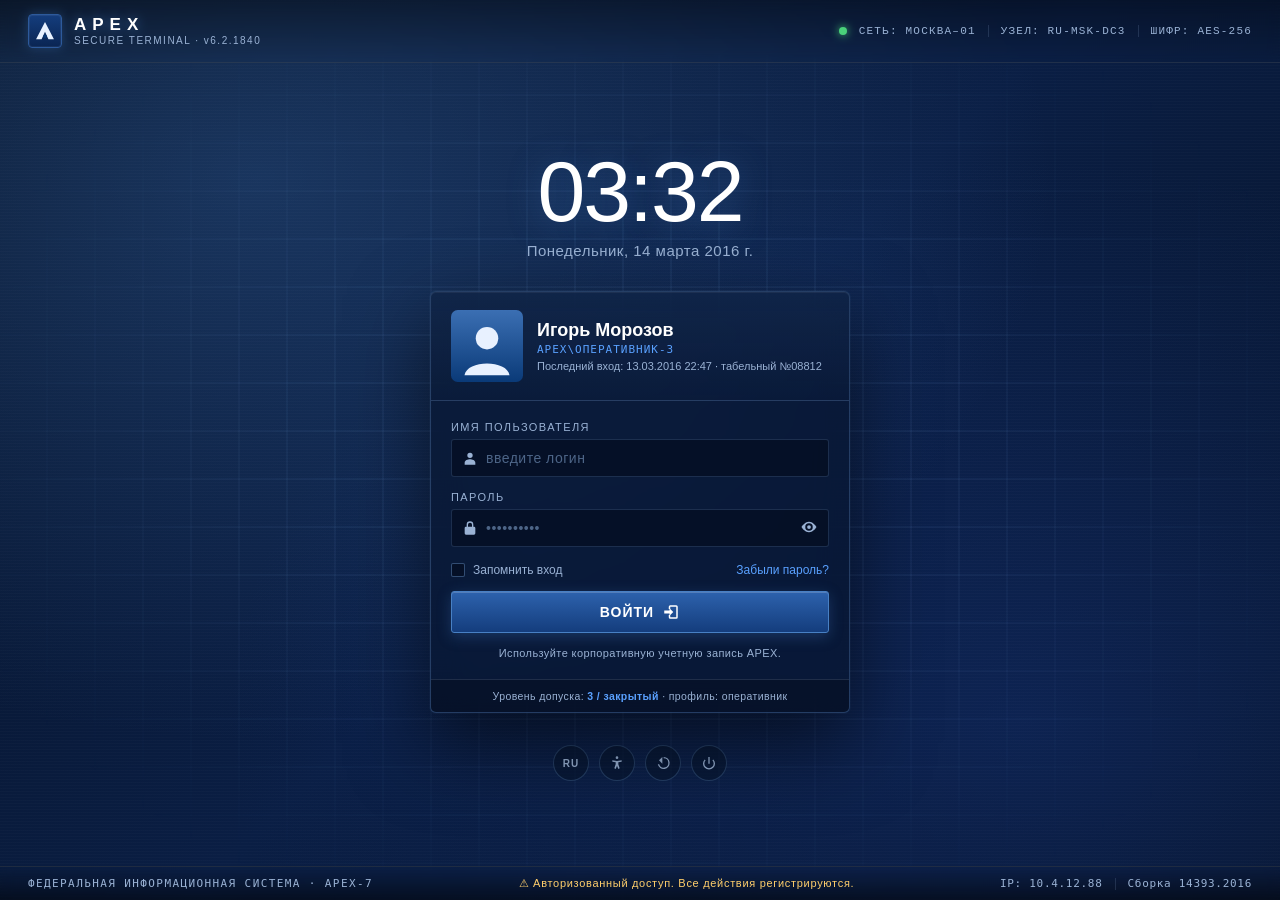
<file: apex/index.html>
<!DOCTYPE html>
<html lang="ru">
<head>
<meta charset="UTF-8">
<meta name="viewport" content="width=device-width, initial-scale=1.0">
<title>APEX — Вход в систему</title>
<style>
* { box-sizing: border-box; margin: 0; padding: 0; }

:root {
    --bg-deep: #061226;
    --bg-mid: #0d2247;
    --accent: #3b6fb3;
    --accent-bright: #5aa1ff;
    --text: #e8f1ff;
    --text-dim: #9ab2d4;
    --line: rgba(180, 210, 255, 0.14);
    --card: rgba(8, 22, 48, 0.72);
    --card-edge: rgba(120, 170, 230, 0.25);
    --danger: #c43c3c;
    --ok: #4ad17a;
    --warn: #ffce6b;
    --taskbar-h: 46px;
}

html, body { height: 100%; font-family: "Segoe UI", "Tahoma", "Arial", sans-serif; background: #000; color: var(--text); overflow: hidden; }

/* ==================== LOCK SCREEN ==================== */
.lockscreen {
    position: relative;
    min-height: 100vh;
    width: 100%;
    background:
        radial-gradient(ellipse at 20% 20%, rgba(58, 110, 178, 0.35), transparent 55%),
        radial-gradient(ellipse at 80% 80%, rgba(20, 50, 120, 0.45), transparent 55%),
        linear-gradient(135deg, #061226 0%, #0a1e44 50%, #061226 100%);
    display: flex;
    flex-direction: column;
}
.lockscreen.hidden { display: none; }

.bg-overlay {
    position: absolute; inset: 0;
    background: repeating-linear-gradient(0deg, rgba(255,255,255,0.015) 0 1px, transparent 1px 3px);
    pointer-events: none;
}
.bg-pattern {
    position: absolute; inset: 0;
    background-image:
        linear-gradient(transparent 95%, rgba(120, 170, 230, 0.07) 95%),
        linear-gradient(90deg, transparent 95%, rgba(120, 170, 230, 0.07) 95%);
    background-size: 48px 48px;
    pointer-events: none;
    mask-image: radial-gradient(ellipse at center, black 30%, transparent 80%);
}

.top-bar {
    display: flex; justify-content: space-between; align-items: center;
    padding: 14px 28px;
    border-bottom: 1px solid var(--line);
    background: linear-gradient(180deg, rgba(0,0,0,0.35), rgba(0,0,0,0));
    backdrop-filter: blur(6px);
    position: relative; z-index: 2;
}
.brand { display: flex; align-items: center; gap: 12px; }
.brand-mark {
    width: 34px; height: 34px;
    display: grid; place-items: center;
    background: linear-gradient(180deg, #143d7d, #0a2553);
    border: 1px solid #2d5a9c;
    border-radius: 4px;
    box-shadow: inset 0 0 0 1px rgba(255,255,255,0.06), 0 0 12px rgba(58,110,178,0.4);
}
.brand-text { display: flex; flex-direction: column; line-height: 1.05; }
.brand-name { font-weight: 700; letter-spacing: 6px; font-size: 17px; color: #fff; text-shadow: 0 0 12px rgba(90, 161, 255, 0.5); }
.brand-sub { font-size: 10px; color: var(--text-dim); letter-spacing: 1.5px; margin-top: 2px; }

.top-status {
    display: flex; align-items: center; gap: 12px;
    font-size: 11px; color: var(--text-dim);
    letter-spacing: 1.2px;
    font-family: "Consolas", "Courier New", monospace;
}
.status-dot { width: 8px; height: 8px; border-radius: 50%; background: var(--ok); box-shadow: 0 0 8px var(--ok); animation: pulse 2s infinite; }
@keyframes pulse { 0%,100% { opacity: 1; } 50% { opacity: 0.5; } }
.divider { width: 1px; height: 12px; background: var(--line); }

.center-stage {
    flex: 1;
    display: flex; flex-direction: column; align-items: center; justify-content: center;
    gap: 32px;
    padding: 30px 20px;
    position: relative; z-index: 2;
}

.time-block { text-align: center; }
.time {
    font-size: 86px; font-weight: 200; letter-spacing: -2px;
    color: #fff;
    text-shadow: 0 4px 30px rgba(58, 110, 178, 0.5);
    line-height: 1;
}
.date { margin-top: 8px; font-size: 15px; color: var(--text-dim); letter-spacing: 0.5px; }

.login-card {
    width: 420px; max-width: 94vw;
    background: var(--card);
    border: 1px solid var(--card-edge);
    border-radius: 6px;
    backdrop-filter: blur(16px);
    box-shadow: 0 30px 80px rgba(0,0,0,0.55), 0 0 0 1px rgba(120,170,230,0.05), inset 0 1px 0 rgba(255,255,255,0.06);
    overflow: hidden;
}

.card-header {
    display: flex; align-items: center; gap: 14px;
    padding: 18px 20px;
    border-bottom: 1px solid var(--line);
    background: linear-gradient(180deg, rgba(58,110,178,0.12), transparent);
}
.user-info { display: flex; flex-direction: column; gap: 2px; }
.user-name { font-size: 18px; font-weight: 600; color: #fff; }
.user-domain { font-family: "Consolas", monospace; font-size: 11px; color: var(--accent-bright); letter-spacing: 1px; }
.user-meta { font-size: 11px; color: var(--text-dim); margin-top: 2px; }

.login-form { padding: 20px; display: flex; flex-direction: column; gap: 14px; }
.field { display: flex; flex-direction: column; gap: 6px; }
.field-label { font-size: 11px; text-transform: uppercase; letter-spacing: 1.4px; color: var(--text-dim); }

.input-wrap {
    position: relative; display: flex; align-items: center;
    background: rgba(5, 14, 32, 0.7);
    border: 1px solid rgba(120, 170, 230, 0.2);
    border-radius: 3px;
    transition: border-color 0.15s, box-shadow 0.15s;
}
.input-wrap:focus-within { border-color: var(--accent-bright); box-shadow: 0 0 0 2px rgba(90, 161, 255, 0.18); }
.input-icon { position: absolute; left: 10px; color: var(--text-dim); }
.input-wrap input {
    flex: 1; background: transparent; border: 0; outline: 0;
    padding: 10px 12px 10px 34px;
    color: var(--text); font-size: 14px; letter-spacing: 0.5px; font-family: inherit;
}
.input-wrap input::placeholder { color: #4d6587; }
.eye-btn { background: transparent; border: 0; cursor: pointer; color: var(--text-dim); padding: 6px 10px; }
.eye-btn:hover { color: var(--text); }

.row-between { display: flex; align-items: center; justify-content: space-between; margin-top: 2px; }

.checkbox { display: flex; align-items: center; gap: 8px; font-size: 12px; color: var(--text-dim); cursor: pointer; user-select: none; }
.checkbox input { display: none; }
.checkbox .box {
    width: 14px; height: 14px;
    border: 1px solid rgba(120, 170, 230, 0.4);
    background: rgba(5, 14, 32, 0.7);
    border-radius: 2px;
    display: inline-block;
    position: relative;
}
.checkbox input:checked + .box { background: var(--accent-bright); border-color: var(--accent-bright); }
.checkbox input:checked + .box::after {
    content: ""; position: absolute;
    left: 3px; top: 0px;
    width: 4px; height: 8px;
    border: solid #061226; border-width: 0 2px 2px 0;
    transform: rotate(45deg);
}
.link { font-size: 12px; color: var(--accent-bright); text-decoration: none; }
.link:hover { text-decoration: underline; }

.error-banner {
    display: flex; align-items: center; gap: 8px;
    padding: 8px 10px;
    background: rgba(196, 60, 60, 0.12);
    border: 1px solid rgba(196, 60, 60, 0.4);
    border-radius: 3px;
    color: #ffb8b8; font-size: 12px;
}
.error-banner[hidden] { display: none; }
.error-banner.shake { animation: shake 0.5s; }
@keyframes shake { 0%,100% { transform: translateX(0); } 20%,60% { transform: translateX(-6px); } 40%,80% { transform: translateX(6px); } }

.hint-banner {
    display: flex; flex-direction: column; gap: 6px;
    padding: 10px 12px;
    background: linear-gradient(180deg, rgba(255, 206, 107, 0.10), rgba(255, 206, 107, 0.04));
    border: 1px solid rgba(255, 206, 107, 0.45);
    border-left: 3px solid #ffce6b;
    border-radius: 3px;
    color: #ffe7b5; font-size: 12px;
    animation: hintIn 0.35s ease-out;
}
.hint-banner[hidden] { display: none; }
.start-menu[hidden] { display: none; }
@keyframes hintIn { from { opacity: 0; transform: translateY(-4px); } to { opacity: 1; transform: translateY(0); } }
.hint-head { display: flex; align-items: center; gap: 6px; color: #ffce6b; font-weight: 600; text-transform: uppercase; letter-spacing: 1.2px; font-size: 10.5px; }
.hint-body { line-height: 1.5; color: #ffe7b5; }
.hint-body b { color: #fff; letter-spacing: 1px; }
.hint-foot { display: block; margin-top: 6px; font-family: "Consolas", monospace; font-size: 10.5px; color: #c9a25a; letter-spacing: 0.4px; }

.btn-primary {
    display: flex; align-items: center; justify-content: center; gap: 8px;
    background: linear-gradient(180deg, #2d62ad, #143d7d);
    border: 1px solid #4880c4;
    color: #fff;
    padding: 11px 16px;
    border-radius: 3px;
    font-size: 14px; font-weight: 600; letter-spacing: 1px;
    cursor: pointer; text-transform: uppercase;
    box-shadow: inset 0 1px 0 rgba(255,255,255,0.18), 0 4px 14px rgba(58,110,178,0.35);
    transition: transform 0.05s, filter 0.15s;
    font-family: inherit;
}
.btn-primary:hover { filter: brightness(1.1); }
.btn-primary:active { transform: translateY(1px); }
.btn-primary.loading { pointer-events: none; opacity: 0.85; }
.btn-primary.loading .btn-label::after { content: "…"; display: inline-block; margin-left: 4px; animation: dots 1s steps(4, end) infinite; }
@keyframes dots { 0% { content: "."; } 33% { content: ".."; } 66% { content: "..."; } }

.auth-hint { font-size: 11px; color: var(--text-dim); text-align: center; letter-spacing: 0.4px; }

.card-footer {
    padding: 10px 20px;
    border-top: 1px solid var(--line);
    background: rgba(0,0,0,0.25);
    font-size: 10.5px; color: var(--text-dim);
    text-align: center; letter-spacing: 0.4px;
}
.card-footer b { color: var(--accent-bright); font-weight: 600; }

.quick-actions { display: flex; gap: 10px; }
.quick {
    width: 36px; height: 36px;
    display: grid; place-items: center;
    background: rgba(8, 22, 48, 0.6);
    border: 1px solid var(--card-edge);
    border-radius: 50%;
    color: var(--text-dim); cursor: pointer;
    transition: color 0.15s, border-color 0.15s, background 0.15s;
}
.quick:hover { color: #fff; border-color: var(--accent-bright); background: rgba(58, 110, 178, 0.25); }
.quick.power:hover { color: #ff7d7d; border-color: #c43c3c; background: rgba(196, 60, 60, 0.18); }
.kbd { font-size: 10px; font-weight: 700; letter-spacing: 1px; }

.bottom-bar {
    display: flex; align-items: center; justify-content: space-between;
    padding: 10px 28px;
    border-top: 1px solid var(--line);
    background: linear-gradient(0deg, rgba(0,0,0,0.5), rgba(0,0,0,0));
    font-size: 11px; color: var(--text-dim); letter-spacing: 0.7px;
    position: relative; z-index: 2;
    backdrop-filter: blur(6px);
}
.bottom-bar .agency { font-family: "Consolas", monospace; letter-spacing: 1.4px; }
.bottom-bar .warning { color: #ffce6b; }
.bottom-bar .right { display: flex; align-items: center; gap: 12px; font-family: "Consolas", monospace; }

/* ==================== WELCOME ==================== */
.welcome {
    position: fixed; inset: 0;
    background: radial-gradient(ellipse at center, #0a1e44, #020812);
    display: grid; place-items: center;
    z-index: 50;
    animation: fadeIn 0.4s;
}
.welcome[hidden] { display: none; }
@keyframes fadeIn { from { opacity: 0; } to { opacity: 1; } }
.welcome-inner { display: flex; flex-direction: column; align-items: center; gap: 22px; }
.spinner { width: 56px; height: 56px; border: 3px solid rgba(90, 161, 255, 0.18); border-top-color: var(--accent-bright); border-radius: 50%; animation: spin 1s linear infinite; }
@keyframes spin { to { transform: rotate(360deg); } }
.welcome-text { font-size: 32px; font-weight: 300; color: #fff; letter-spacing: 1px; }
.welcome-sub { font-size: 13px; color: var(--text-dim); letter-spacing: 0.5px; }

/* ==================== DESKTOP ==================== */
.desktop {
    position: relative;
    width: 100%; height: 100vh;
    background:
        radial-gradient(ellipse at 20% 20%, rgba(58, 110, 178, 0.35), transparent 55%),
        radial-gradient(ellipse at 80% 80%, rgba(20, 50, 120, 0.45), transparent 55%),
        linear-gradient(135deg, #061226 0%, #0a1e44 50%, #061226 100%);
    user-select: none;
}
.desktop.hidden { display: none; }
.desktop::before {
    content: "";
    position: absolute; inset: 0 0 var(--taskbar-h) 0;
    background-image:
        linear-gradient(transparent 95%, rgba(120, 170, 230, 0.06) 95%),
        linear-gradient(90deg, transparent 95%, rgba(120, 170, 230, 0.06) 95%);
    background-size: 48px 48px;
    mask-image: radial-gradient(ellipse at center, black 30%, transparent 80%);
    pointer-events: none;
}
.desktop::after {
    content: "APEX";
    position: absolute;
    right: 30px; bottom: calc(var(--taskbar-h) + 12px);
    font-size: 120px; font-weight: 700; letter-spacing: 12px;
    color: rgba(120, 170, 230, 0.05);
    pointer-events: none;
}

.icons {
    position: absolute;
    top: 16px; left: 16px;
    display: grid; grid-template-columns: 92px;
    gap: 8px;
}
.icon {
    display: flex; flex-direction: column; align-items: center; gap: 4px;
    padding: 6px 4px;
    border: 1px solid transparent;
    border-radius: 3px;
    cursor: pointer;
}
.icon:hover { background: rgba(90, 161, 255, 0.12); border-color: rgba(90, 161, 255, 0.25); }
.icon.selected { background: rgba(90, 161, 255, 0.22); border-color: rgba(90, 161, 255, 0.5); }
.icon-img { filter: drop-shadow(0 2px 4px rgba(0,0,0,0.5)); }
.icon-label {
    font-size: 11.5px; color: #fff; text-align: center;
    text-shadow: 1px 1px 2px rgba(0,0,0,0.9);
    line-height: 1.2; letter-spacing: 0.3px;
}

.sticky-note {
    position: absolute;
    top: 30px; right: 30px;
    width: 220px;
    background: linear-gradient(180deg, #ffe7b5, #ffce6b);
    color: #4a3308;
    padding: 12px 14px;
    transform: rotate(2deg);
    box-shadow: 0 10px 24px rgba(0,0,0,0.45), 0 0 0 1px rgba(0,0,0,0.1);
    font-family: "Comic Sans MS", "Segoe UI", sans-serif;
    font-size: 13px; line-height: 1.5;
}
.sticky-head { font-weight: 700; font-size: 11.5px; border-bottom: 1px solid rgba(74, 51, 8, 0.3); padding-bottom: 6px; margin-bottom: 8px; }

.window {
    position: absolute;
    top: 70px; left: 80px;
    width: 800px; min-width: 360px;
    height: 540px; min-height: 240px;
    max-width: calc(100vw - 20px);
    max-height: calc(100vh - var(--taskbar-h) - 10px);
    background: var(--card);
    border: 1px solid var(--card-edge);
    border-radius: 4px;
    backdrop-filter: blur(18px);
    box-shadow: 0 30px 80px rgba(0,0,0,0.6), inset 0 1px 0 rgba(255,255,255,0.06);
    display: flex; flex-direction: column;
    overflow: hidden;
    z-index: 10;
}
.window.hidden, .window.minimized { display: none !important; }
.window.maximized {
    top: 0 !important; left: 0 !important;
    width: 100vw !important;
    height: calc(100vh - var(--taskbar-h)) !important;
    border-radius: 0;
    max-width: none; max-height: none;
}
.window.focused { box-shadow: 0 30px 90px rgba(0,0,0,0.75), 0 0 0 1px rgba(90,161,255,0.5); }

.window-resize {
    position: absolute;
    right: 0; bottom: 0;
    width: 16px; height: 16px;
    cursor: nwse-resize;
    z-index: 5;
    background:
        linear-gradient(135deg, transparent 0 55%, rgba(120,170,230,0.45) 55% 62%, transparent 62% 70%, rgba(120,170,230,0.45) 70% 77%, transparent 77% 85%, rgba(120,170,230,0.45) 85% 92%, transparent 92%);
}
.window.maximized .window-resize { display: none; }

.window-title {
    display: flex; align-items: center; justify-content: space-between;
    height: 32px;
    padding: 0 0 0 10px;
    background: linear-gradient(180deg, #143d7d, #0a2553);
    border-bottom: 1px solid #2d5a9c;
    font-size: 12px; letter-spacing: 0.4px;
    cursor: grab;
    user-select: none;
}
.window-title:active { cursor: grabbing; }
.window.maximized .window-title { cursor: default; }
.window:not(.focused) .window-title {
    background: linear-gradient(180deg, #0e2c5c, #06183a);
    filter: grayscale(0.3) brightness(0.85);
}
.wt-left { display: flex; align-items: center; gap: 8px; color: #fff; }
.wt-buttons { display: flex; }
.wt-btn {
    width: 44px; height: 32px;
    background: transparent; border: 0;
    color: #fff; font-size: 12px; cursor: pointer;
    font-family: inherit;
}
.wt-btn:hover { background: rgba(255,255,255,0.12); }
.wt-btn.close:hover { background: #c43c3c; }

.window-menu {
    display: flex; gap: 16px;
    padding: 4px 12px;
    background: rgba(8, 22, 48, 0.6);
    border-bottom: 1px solid var(--line);
    font-size: 12px; color: var(--text-dim);
}
.window-menu span { cursor: pointer; padding: 2px 4px; }
.window-menu span:hover { background: rgba(90, 161, 255, 0.2); color: #fff; }

.window-body { display: flex; flex: 1; min-height: 0; }
.side {
    width: 200px;
    background: rgba(5, 14, 32, 0.55);
    border-right: 1px solid var(--line);
    padding: 12px 0;
}
.side-title { padding: 0 14px 8px; font-size: 10.5px; letter-spacing: 1.5px; color: var(--text-dim); }
.side ul { list-style: none; }
.side li {
    padding: 8px 14px;
    font-size: 12.5px; color: var(--text-dim);
    cursor: pointer;
    border-left: 2px solid transparent;
}
.side li:hover { color: #fff; background: rgba(90, 161, 255, 0.08); }
.side li.active { color: #fff; background: rgba(90, 161, 255, 0.18); border-left-color: var(--accent-bright); }

.content { flex: 1; padding: 18px 22px; overflow-y: auto; position: relative; }

.access-denied-overlay {
    position: absolute;
    inset: 0;
    background: #c41e1e;
    display: none;
    place-items: center;
    z-index: 20;
    pointer-events: none;
    color: #fff;
    text-align: center;
    animation: deny-flash 4s steps(1, end) infinite;
    box-shadow: inset 0 0 80px rgba(0,0,0,0.5);
}
.content.show-deny .access-denied-overlay { display: grid; }
@keyframes deny-flash {
    0%   { opacity: 1; }
    50%  { opacity: 1; }
    50.01% { opacity: 0; }
    100% { opacity: 0; }
}
.deny-inner {
    display: flex; flex-direction: column; align-items: center; gap: 6px;
    text-shadow: 0 0 14px rgba(0,0,0,0.5);
}
.deny-icon { font-size: 64px; line-height: 1; }
.deny-title {
    font-size: 56px; font-weight: 900;
    letter-spacing: 14px;
    color: #fff;
    text-shadow: 0 0 16px #000, 0 0 4px #fff;
    border: 3px solid #fff;
    padding: 4px 18px 6px;
    margin: 6px 0;
}
.deny-sub {
    font-size: 13px; letter-spacing: 3px;
    font-family: "Consolas", monospace;
    color: #ffdcdc;
}
.deny-meta {
    font-size: 11px; letter-spacing: 1.5px;
    margin-top: 10px;
    font-family: "Consolas", monospace;
    color: #ffb0b0;
}
.content-head h1 { font-size: 22px; font-weight: 400; color: #fff; margin-bottom: 4px; }
.content-head h1 span { color: var(--accent-bright); font-weight: 600; text-transform: capitalize; }
.content-head p { font-size: 12px; color: var(--text-dim); }
.content-head p b { color: var(--text); font-family: "Consolas", monospace; }

.grid-stats { display: grid; grid-template-columns: repeat(4, 1fr); gap: 10px; margin: 18px 0; }
.stat-card {
    background: rgba(5, 14, 32, 0.55);
    border: 1px solid var(--card-edge);
    border-radius: 3px;
    padding: 10px 12px;
}
.stat-card.alert { border-color: rgba(196, 60, 60, 0.5); }
.stat-label { font-size: 10px; letter-spacing: 1.2px; color: var(--text-dim); }
.stat-val { font-size: 24px; font-weight: 300; color: #fff; margin: 4px 0 6px; }
.stat-val .unit { font-size: 11px; color: var(--text-dim); margin-left: 4px; }
.stat-bar { height: 4px; background: rgba(255,255,255,0.06); border-radius: 2px; overflow: hidden; }
.stat-bar span { display: block; height: 100%; background: var(--accent-bright); transition: width 0.4s; }

.log-panel {
    background: rgba(2, 8, 18, 0.7);
    border: 1px solid var(--line);
    border-radius: 3px;
    margin-top: 16px;
}
.log-head {
    display: flex; justify-content: space-between;
    padding: 8px 12px;
    border-bottom: 1px solid var(--line);
    font-size: 11px; letter-spacing: 1.2px; color: var(--text-dim);
}
.log-live { color: var(--ok); animation: blink 1.4s infinite; }
@keyframes blink { 50% { opacity: 0.4; } }
.log-body {
    padding: 8px 12px;
    font-family: "Consolas", "Courier New", monospace;
    font-size: 12px;
    max-height: 200px; overflow-y: auto;
}
.log-line { padding: 2px 0; color: var(--text-dim); }
.log-line .t { color: #6a85a8; margin-right: 8px; }
.log-line b { color: var(--accent-bright); }
.log-line .ok { color: var(--ok); }
.log-line .info { color: var(--accent-bright); }
.log-line .warn { color: var(--warn); }
.log-line .err { color: var(--danger); }

.side li.restricted { color: #ff9b9b; }
.side li.restricted::after {
    content: "НЕТ ДОСТУПА";
    display: block;
    font-size: 9px;
    letter-spacing: 1.2px;
    color: #c43c3c;
    margin-top: 2px;
}

.pane[hidden] { display: none; }

.doc {
    background: rgba(5, 14, 32, 0.55);
    border: 1px solid var(--card-edge);
    border-left: 3px solid var(--accent-bright);
    border-radius: 3px;
    padding: 14px 18px;
    font-size: 13px;
    line-height: 1.65;
    color: var(--text);
    margin-top: 10px;
}
.doc.red { border-left-color: #c43c3c; background: rgba(40, 8, 8, 0.55); }
.doc h2 { font-size: 16px; font-weight: 600; color: #fff; margin: 4px 0 10px; }
.doc p { margin-bottom: 8px; color: #cfdcef; }
.doc p b { color: #fff; }
.doc .muted { color: var(--text-dim); font-size: 11.5px; font-style: italic; }
.doc-stamp {
    display: inline-block;
    font-family: "Consolas", monospace;
    font-size: 10.5px;
    letter-spacing: 1.5px;
    color: var(--accent-bright);
    border: 1px dashed rgba(90, 161, 255, 0.5);
    padding: 3px 8px;
    border-radius: 2px;
    margin-bottom: 8px;
}
.doc-stamp.red { color: #ff9b9b; border-color: rgba(196, 60, 60, 0.6); }
.bullets { padding-left: 20px; margin: 6px 0 10px; }
.bullets li { margin-bottom: 4px; color: #cfdcef; }
.bullets li b { color: #fff; }

.restricted-banner {
    background: linear-gradient(180deg, rgba(196, 60, 60, 0.18), rgba(196, 60, 60, 0.06));
    border: 1px solid rgba(196, 60, 60, 0.55);
    border-left: 3px solid #c43c3c;
    border-radius: 3px;
    padding: 10px 14px;
    color: #ffb8b8;
    margin-bottom: 6px;
    animation: hintIn 0.35s;
}
.rb-head { font-weight: 700; letter-spacing: 1.4px; font-size: 12px; color: #ff7d7d; margin-bottom: 4px; }
.rb-body { font-size: 12px; line-height: 1.55; }
.rb-body b { color: #fff; }

.data-table {
    width: 100%;
    border-collapse: collapse;
    background: rgba(5, 14, 32, 0.55);
    border: 1px solid var(--card-edge);
    margin-top: 12px;
    font-size: 12.5px;
}
.data-table th, .data-table td { padding: 8px 10px; text-align: left; border-bottom: 1px solid var(--line); }
.data-table th { color: var(--text-dim); font-size: 10.5px; letter-spacing: 1.2px; background: rgba(5, 14, 32, 0.6); }
.data-table tr:hover td { background: rgba(90, 161, 255, 0.06); }
.tag { display: inline-block; padding: 2px 8px; border-radius: 10px; font-size: 11px; letter-spacing: 0.5px; }
.tag.none { color: var(--text-dim); border: 1px solid var(--line); }
.tag.warn { color: #ffce6b; border: 1px solid rgba(255, 206, 107, 0.5); background: rgba(255, 206, 107, 0.08); }
.tag.hot { color: #ff9b9b; border: 1px solid rgba(196, 60, 60, 0.55); background: rgba(196, 60, 60, 0.12); }

.cards { display: grid; grid-template-columns: repeat(auto-fill, minmax(180px, 1fr)); gap: 10px; margin-top: 12px; }
.t-card {
    background: rgba(5, 14, 32, 0.55);
    border: 1px solid var(--card-edge);
    border-radius: 3px;
    padding: 10px 12px;
    font-size: 12px;
}
.t-id { font-family: "Consolas", monospace; color: var(--accent-bright); font-weight: 700; margin-bottom: 6px; letter-spacing: 1px; }
.t-row { display: flex; justify-content: space-between; padding: 2px 0; color: var(--text-dim); }
.t-row b { color: var(--text); }
.t-status { margin-top: 6px; font-size: 10.5px; letter-spacing: 1px; padding: 3px 6px; border-radius: 2px; text-align: center; }
.t-status.hot { background: rgba(196, 60, 60, 0.18); color: #ff9b9b; border: 1px solid rgba(196, 60, 60, 0.5); }
.t-status.warn { background: rgba(255, 206, 107, 0.12); color: #ffce6b; border: 1px solid rgba(255, 206, 107, 0.4); }

.settings-row {
    display: flex; justify-content: space-between;
    padding: 8px 4px;
    border-bottom: 1px dashed var(--line);
    font-size: 13px;
    color: var(--text-dim);
}
.settings-row b { color: #fff; font-family: "Consolas", monospace; letter-spacing: 0.5px; }

.drives { display: grid; gap: 8px; margin-top: 12px; }
.drive {
    display: flex; align-items: center; gap: 14px;
    padding: 12px 14px;
    background: rgba(5, 14, 32, 0.55);
    border: 1px solid var(--card-edge);
    border-radius: 3px;
}
.drive:hover { background: rgba(90, 161, 255, 0.08); border-color: var(--accent-bright); }
.drive.restricted-drive { border-color: rgba(196, 60, 60, 0.5); }
.drive-icon { font-size: 28px; line-height: 1; }
.drive-info { flex: 1; }
.drive-name { color: #fff; font-size: 14px; font-weight: 600; }
.drive-meta { color: var(--text-dim); font-size: 11.5px; margin: 4px 0 6px; }
.drive-bar { height: 5px; background: rgba(255,255,255,0.08); border-radius: 2px; overflow: hidden; }
.drive-bar span { display: block; height: 100%; background: var(--accent-bright); }

.empty-state {
    display: flex; flex-direction: column; align-items: center; justify-content: center;
    padding: 60px 20px;
    color: var(--text-dim);
    text-align: center;
}
.empty-ico { font-size: 64px; opacity: 0.5; margin-bottom: 14px; }
.empty-text { font-size: 18px; color: #fff; font-weight: 300; }
.empty-sub { font-size: 12px; margin-top: 6px; font-family: "Consolas", monospace; letter-spacing: 0.5px; }

.terminal-body {
    flex: 1;
    background: #020812;
    color: #c8d4e4;
    font-family: "Consolas", "Courier New", monospace;
    font-size: 13px;
    line-height: 1.6;
    padding: 14px 16px;
    overflow-y: auto;
}
.term-line { white-space: pre-wrap; }
.term-line b { color: var(--accent-bright); font-weight: 400; }
.term-prompt { color: #4ad17a; }
.term-cursor { display: inline-block; color: #c8d4e4; animation: term-blink 1s steps(1) infinite; }
@keyframes term-blink { 50% { opacity: 0; } }

.note-form {
    margin-top: 10px;
    background: rgba(5, 14, 32, 0.55);
    border: 1px solid var(--card-edge);
    border-radius: 3px;
    padding: 10px;
}
.note-form textarea {
    width: 100%;
    background: rgba(2, 8, 18, 0.7);
    border: 1px solid rgba(120, 170, 230, 0.2);
    border-radius: 3px;
    color: var(--text);
    padding: 10px 12px;
    font-family: inherit;
    font-size: 13px;
    resize: vertical;
    outline: 0;
    min-height: 60px;
}
.note-form textarea:focus { border-color: var(--accent-bright); box-shadow: 0 0 0 2px rgba(90,161,255,0.18); }
.note-actions {
    display: flex; align-items: center; justify-content: space-between;
    margin-top: 8px; gap: 10px;
}
.muted-info { font-size: 11px; color: var(--text-dim); letter-spacing: 0.5px; }

.notes-feed { margin-top: 14px; display: flex; flex-direction: column; gap: 8px; }
.note-card {
    background: rgba(5, 14, 32, 0.55);
    border: 1px solid var(--card-edge);
    border-left: 3px solid var(--accent-bright);
    border-radius: 3px;
    padding: 10px 12px;
    font-size: 13px;
    line-height: 1.5;
}
.note-card.svya { border-left-color: #ffce6b; }
.note-card.igor { border-left-color: #4ad17a; }
.note-head {
    display: flex; justify-content: space-between; align-items: center;
    margin-bottom: 4px;
    font-size: 11px; letter-spacing: 0.8px;
    color: var(--text-dim);
}
.note-head b { color: #fff; font-weight: 600; letter-spacing: 1px; }
.note-text { white-space: pre-wrap; color: var(--text); }
.note-del {
    background: transparent; border: 0;
    color: var(--text-dim);
    cursor: pointer;
    font-size: 11px;
    padding: 2px 6px;
    border-radius: 2px;
}
.note-del:hover { color: #ff7d7d; background: rgba(196,60,60,0.12); }
.empty-feed {
    text-align: center;
    color: var(--text-dim);
    padding: 30px 10px;
    font-size: 12px;
    font-style: italic;
}
.server-info {
    display: flex; align-items: flex-start; gap: 8px;
    margin-top: 10px;
    padding: 8px 12px;
    background: rgba(58, 110, 178, 0.10);
    border: 1px solid rgba(90, 161, 255, 0.3);
    border-left: 3px solid var(--accent-bright);
    border-radius: 3px;
    color: var(--text-dim);
    font-size: 11.5px;
    line-height: 1.5;
}
.server-info b { color: var(--accent-bright); font-family: "Consolas", monospace; }

.start-menu {
    position: fixed;
    left: 0; bottom: var(--taskbar-h);
    width: 360px;
    background: rgba(8, 22, 48, 0.92);
    border: 1px solid var(--card-edge);
    border-bottom: 0;
    border-radius: 4px 4px 0 0;
    backdrop-filter: blur(18px);
    box-shadow: 0 -10px 30px rgba(0,0,0,0.5);
    padding: 14px;
    z-index: 50;
    animation: sm-in 0.18s ease-out;
}
@keyframes sm-in { from { transform: translateY(20px); opacity: 0; } to { transform: translateY(0); opacity: 1; } }
.sm-user {
    display: flex; align-items: center; gap: 12px;
    padding: 10px;
    border-bottom: 1px solid var(--line);
    margin-bottom: 10px;
}
.sm-avatar {
    width: 44px; height: 44px;
    background: linear-gradient(180deg, #3b6fb3, #0a3a78);
    border-radius: 4px;
    display: grid; place-items: center;
    font-weight: 700; color: #fff; letter-spacing: 1px;
}
.sm-name { color: #fff; font-size: 14px; text-transform: capitalize; }
.sm-role { color: var(--accent-bright); font-size: 11px; font-family: "Consolas", monospace; letter-spacing: 1px; }
.sm-grid { display: grid; grid-template-columns: 1fr 1fr; gap: 4px; }
.sm-item {
    display: flex; align-items: center; gap: 10px;
    padding: 10px;
    border-radius: 3px;
    color: var(--text); font-size: 13px;
    cursor: pointer;
}
.sm-item:hover { background: rgba(90, 161, 255, 0.18); }
.sm-footer {
    display: flex; gap: 6px;
    margin-top: 10px;
    border-top: 1px solid var(--line);
    padding-top: 10px;
}
.sm-fbtn {
    flex: 1;
    background: transparent;
    border: 1px solid var(--card-edge);
    color: var(--text);
    padding: 8px; border-radius: 3px;
    cursor: pointer; font-size: 12px; font-family: inherit;
}
.sm-fbtn:hover { background: rgba(90, 161, 255, 0.18); border-color: var(--accent-bright); }

.taskbar {
    position: fixed;
    bottom: 0; left: 0; right: 0;
    height: var(--taskbar-h);
    background: rgba(5, 14, 32, 0.92);
    border-top: 1px solid var(--card-edge);
    backdrop-filter: blur(14px);
    display: flex; align-items: center;
    gap: 6px; padding: 0 6px;
    z-index: 40;
}
.start-btn {
    width: 46px; height: calc(var(--taskbar-h) - 6px);
    background: transparent; border: 0; cursor: pointer;
    display: grid; place-items: center;
    border-radius: 3px;
}
.start-btn:hover { background: rgba(90, 161, 255, 0.2); }

.search-box {
    display: flex; align-items: center; gap: 6px;
    background: rgba(5, 14, 32, 0.85);
    border: 1px solid var(--card-edge);
    border-radius: 3px;
    padding: 0 10px;
    height: calc(var(--taskbar-h) - 12px);
    width: 220px;
}
.search-box input {
    flex: 1; background: transparent; border: 0; outline: 0;
    color: var(--text); font-size: 12px; font-family: inherit;
}
.search-box input::placeholder { color: #4d6587; }

.tasks { display: flex; gap: 2px; margin-left: 6px; flex: 1; min-width: 0; overflow: hidden; }
.task {
    height: calc(var(--taskbar-h) - 6px);
    min-width: 40px; max-width: 200px;
    padding: 0 10px;
    background: transparent; border: 0;
    border-bottom: 2px solid transparent;
    cursor: pointer;
    display: flex; align-items: center; gap: 8px;
    border-radius: 3px 3px 0 0;
    color: var(--text-dim);
    font-family: inherit;
    font-size: 12px;
    white-space: nowrap;
    overflow: hidden;
    text-overflow: ellipsis;
}
.task:hover { background: rgba(90, 161, 255, 0.15); color: #fff; }
.task.active { background: rgba(90, 161, 255, 0.22); border-bottom-color: var(--accent-bright); color: #fff; }
.task svg, .task .task-emoji { flex: 0 0 auto; font-size: 13px; }
.task .task-label { overflow: hidden; text-overflow: ellipsis; }

.tray { margin-left: auto; display: flex; align-items: center; gap: 6px; padding-right: 8px; }
.tray-item {
    display: grid; place-items: center;
    width: 28px; height: 28px;
    font-size: 13px; border-radius: 3px;
    cursor: pointer; color: var(--text-dim);
}
.tray-item:hover { background: rgba(90, 161, 255, 0.18); color: #fff; }
.tray-item b { font-size: 10px; letter-spacing: 1px; }

.clock {
    display: flex; flex-direction: column;
    align-items: flex-end; justify-content: center;
    padding: 0 8px;
    height: calc(var(--taskbar-h) - 6px);
    font-size: 11.5px; color: var(--text); line-height: 1.25;
    font-family: "Segoe UI", sans-serif;
    border-radius: 3px; cursor: pointer;
}
.clock:hover { background: rgba(90, 161, 255, 0.15); }
.clock span:last-child { color: var(--text-dim); }

@media (max-width: 720px) {
    .grid-stats { grid-template-columns: 1fr 1fr; }
    .side { width: 60px; }
    .side-title, .side li span { display: none; }
    .sticky-note { display: none; }
    .desktop::after { display: none; }
}
@media (max-width: 520px) {
    .time { font-size: 60px; }
    .login-card { width: 100%; }
    .top-status { display: none; }
    .bottom-bar .center { display: none; }
}
</style>
</head>
<body>

<!-- ==================== LOCK SCREEN ==================== -->
<div class="lockscreen" id="lockscreen">
    <div class="bg-overlay"></div>
    <div class="bg-pattern"></div>

    <header class="top-bar">
        <div class="brand">
            <div class="brand-mark">
                <svg viewBox="0 0 32 32" width="22" height="22" aria-hidden="true">
                    <path d="M16 3 L29 28 L21 28 L16 17 L11 28 L3 28 Z" fill="#e8f1ff"/>
                    <path d="M13 22 L19 22 L17 26 L15 26 Z" fill="#0a3a78"/>
                </svg>
            </div>
            <div class="brand-text">
                <span class="brand-name">APEX</span>
                <span class="brand-sub">SECURE TERMINAL · v6.2.1840</span>
            </div>
        </div>
        <div class="top-status">
            <span class="status-dot"></span>
            <span>СЕТЬ: МОСКВА–01</span>
            <span class="divider"></span>
            <span>УЗЕЛ: RU-MSK-DC3</span>
            <span class="divider"></span>
            <span>ШИФР: AES-256</span>
        </div>
    </header>

    <main class="center-stage">
        <div class="time-block">
            <div class="time" id="clock">07:42</div>
            <div class="date" id="date">Понедельник, 14 марта 2016 г.</div>
        </div>

        <section class="login-card">
            <div class="card-header">
                <svg viewBox="0 0 64 64" width="72" height="72" aria-hidden="true">
                    <defs>
                        <linearGradient id="g1" x1="0" y1="0" x2="0" y2="1">
                            <stop offset="0" stop-color="#3b6fb3"/>
                            <stop offset="1" stop-color="#0a3a78"/>
                        </linearGradient>
                    </defs>
                    <rect width="64" height="64" rx="6" fill="url(#g1)"/>
                    <circle cx="32" cy="25" r="10" fill="#e8f1ff"/>
                    <path d="M12 58 C 14 44, 50 44, 52 58 Z" fill="#e8f1ff"/>
                </svg>
                <div class="user-info">
                    <div class="user-name">Игорь Морозов</div>
                    <div class="user-domain">APEX\ОПЕРАТИВНИК-3</div>
                    <div class="user-meta">Последний вход: 13.03.2016 22:47 · табельный №08812</div>
                </div>
            </div>

            <form class="login-form" id="loginForm" autocomplete="off">
                <label class="field">
                    <span class="field-label">Имя пользователя</span>
                    <div class="input-wrap">
                        <svg class="input-icon" viewBox="0 0 24 24" width="16" height="16"><path fill="currentColor" d="M12 12a4 4 0 1 0 0-8 4 4 0 0 0 0 8Zm0 2c-3.3 0-8 1.7-8 5v3h16v-3c0-3.3-4.7-5-8-5Z"/></svg>
                        <input type="text" id="username" name="username" placeholder="введите логин" spellcheck="false" required>
                    </div>
                </label>

                <label class="field">
                    <span class="field-label">Пароль</span>
                    <div class="input-wrap">
                        <svg class="input-icon" viewBox="0 0 24 24" width="16" height="16"><path fill="currentColor" d="M12 2a5 5 0 0 0-5 5v3H6a2 2 0 0 0-2 2v8a2 2 0 0 0 2 2h12a2 2 0 0 0 2-2v-8a2 2 0 0 0-2-2h-1V7a5 5 0 0 0-5-5Zm-3 8V7a3 3 0 0 1 6 0v3H9Z"/></svg>
                        <input type="password" id="password" name="password" placeholder="••••••••••" required>
                        <button type="button" class="eye-btn" id="togglePw" aria-label="показать пароль">
                            <svg viewBox="0 0 24 24" width="18" height="18"><path fill="currentColor" d="M12 5C6 5 2 12 2 12s4 7 10 7 10-7 10-7-4-7-10-7Zm0 12a5 5 0 1 1 0-10 5 5 0 0 1 0 10Zm0-2.5a2.5 2.5 0 1 0 0-5 2.5 2.5 0 0 0 0 5Z"/></svg>
                        </button>
                    </div>
                </label>

                <div class="row-between">
                    <label class="checkbox">
                        <input type="checkbox" id="remember">
                        <span class="box"></span>
                        <span>Запомнить вход</span>
                    </label>
                    <a href="#" class="link" id="forgotLink">Забыли пароль?</a>
                </div>

                <div class="error-banner" id="errorBanner" hidden>
                    <svg viewBox="0 0 24 24" width="16" height="16"><path fill="#c43c3c" d="M12 2 1 21h22L12 2Zm0 6 7.5 13h-15L12 8Zm-1 4v4h2v-4h-2Zm0 5v2h2v-2h-2Z"/></svg>
                    <span id="errorText">Неверное имя пользователя или пароль.</span>
                </div>

                <div class="hint-banner" id="hintBanner" hidden>
                    <div class="hint-head">
                        <svg viewBox="0 0 24 24" width="14" height="14"><path fill="currentColor" d="M12 2a7 7 0 0 0-4 12.7V17a1 1 0 0 0 1 1h6a1 1 0 0 0 1-1v-2.3A7 7 0 0 0 12 2Zm-3 19a1 1 0 0 0 1 1h4a1 1 0 0 0 1-1v-1H9v1Z"/></svg>
                        <span>Подсказка к паролю</span>
                    </div>
                    <div class="hint-body">
                        Если у тебя есть <b>карта APEX</b> — ты сможешь договориться с русскими.
                        <span class="hint-foot">// Кремль помнит. 2016.</span>
                    </div>
                </div>

                <button type="submit" class="btn-primary" id="loginBtn">
                    <span class="btn-label">Войти</span>
                    <svg viewBox="0 0 24 24" width="18" height="18"><path fill="currentColor" d="m10 17 5-5-5-5v3H3v4h7v3Zm9-14H11a2 2 0 0 0-2 2v3h2V5h8v14h-8v-3H9v3a2 2 0 0 0 2 2h8a2 2 0 0 0 2-2V5a2 2 0 0 0-2-2Z"/></svg>
                </button>

                <div class="auth-hint">Используйте корпоративную учетную запись APEX.</div>
            </form>

            <div class="card-footer">
                <span>Уровень допуска: <b>3 / закрытый</b> · профиль: оперативник</span>
            </div>
        </section>

        <div class="quick-actions">
            <button class="quick" title="Сменить язык"><span class="kbd">RU</span></button>
            <button class="quick" title="Специальные возможности">
                <svg viewBox="0 0 24 24" width="16" height="16"><path fill="currentColor" d="M12 2a2 2 0 1 1 0 4 2 2 0 0 1 0-4Zm-7 6 7 1 7-1v2l-5 1v3l2 6-2 1-2-5-2 5-2-1 2-6V11l-5-1V8Z"/></svg>
            </button>
            <button class="quick" title="Перезагрузка">
                <svg viewBox="0 0 24 24" width="16" height="16"><path fill="currentColor" d="M13 3v2a7 7 0 1 1-6.7 9H4.2A9 9 0 1 0 13 3Zm-2 0L6 8l5 5V3Z"/></svg>
            </button>
            <button class="quick power" title="Завершение работы">
                <svg viewBox="0 0 24 24" width="16" height="16"><path fill="currentColor" d="M11 3h2v10h-2V3Zm7.5 3.6-1.4 1.4A7 7 0 1 1 6.9 8L5.5 6.6a9 9 0 1 0 13 0Z"/></svg>
            </button>
        </div>
    </main>

    <footer class="bottom-bar">
        <div class="left"><span class="agency">ФЕДЕРАЛЬНАЯ ИНФОРМАЦИОННАЯ СИСТЕМА · APEX-7</span></div>
        <div class="center"><span class="warning">⚠ Авторизованный доступ. Все действия регистрируются.</span></div>
        <div class="right">
            <span>IP: 10.4.12.88</span>
            <span class="divider"></span>
            <span>Сборка 14393.2016</span>
        </div>
    </footer>
</div>

<!-- ==================== WELCOME ==================== -->
<div class="welcome" id="welcome" hidden>
    <div class="welcome-inner">
        <div class="spinner"></div>
        <div class="welcome-text">Добро пожаловать</div>
        <div class="welcome-sub" id="welcomeUser">Подготовка рабочего стола…</div>
    </div>
</div>

<!-- ==================== DESKTOP ==================== -->
<div class="desktop hidden" id="desktop">
    <div class="icons">
        <div class="icon" data-app="computer">
            <div class="icon-img">
                <svg viewBox="0 0 48 48" width="40" height="40"><rect x="6" y="8" width="36" height="24" rx="2" fill="#2d5a9c" stroke="#5aa1ff"/><rect x="9" y="11" width="30" height="18" fill="#061226"/><rect x="18" y="34" width="12" height="3" fill="#5aa1ff"/><rect x="14" y="37" width="20" height="3" fill="#2d5a9c"/></svg>
            </div>
            <div class="icon-label">Этот компьютер</div>
        </div>
        <div class="icon" data-app="files">
            <div class="icon-img">
                <svg viewBox="0 0 48 48" width="40" height="40"><path d="M6 14h14l4 4h18v22H6z" fill="#e8b340" stroke="#a07820"/><path d="M6 18h36v22H6z" fill="#f4cc6a" stroke="#a07820"/></svg>
            </div>
            <div class="icon-label">Документы</div>
        </div>
        <div class="icon" data-app="recycle">
            <div class="icon-img">
                <svg viewBox="0 0 48 48" width="40" height="40"><path d="M12 14h24l-3 26H15z" fill="#3b6fb3" stroke="#5aa1ff"/><rect x="10" y="10" width="28" height="4" rx="1" fill="#5aa1ff"/><path d="M20 18v18M28 18v18" stroke="#061226" stroke-width="2"/></svg>
            </div>
            <div class="icon-label">Корзина</div>
        </div>
        <div class="icon" data-app="briefing">
            <div class="icon-img">
                <svg viewBox="0 0 48 48" width="40" height="40"><rect x="8" y="10" width="32" height="30" fill="#c43c3c" stroke="#7a1a1a"/><rect x="11" y="13" width="26" height="24" fill="#e8f1ff"/><path d="M16 19h16M16 24h16M16 29h10" stroke="#7a1a1a" stroke-width="1.5"/><circle cx="36" cy="12" r="5" fill="#ffce6b" stroke="#7a1a1a"/><text x="36" y="14.5" text-anchor="middle" font-size="6" font-weight="700" fill="#7a1a1a">1</text></svg>
            </div>
            <div class="icon-label">СОВ. СЕКРЕТНО</div>
        </div>
        <div class="icon" data-app="terminal">
            <div class="icon-img">
                <svg viewBox="0 0 48 48" width="40" height="40"><rect x="6" y="8" width="36" height="32" fill="#020812" stroke="#5aa1ff"/><text x="10" y="22" font-family="Consolas" font-size="9" fill="#4ad17a">&gt;_</text><text x="10" y="32" font-family="Consolas" font-size="6" fill="#5aa1ff">APEX.exe</text></svg>
            </div>
            <div class="icon-label">APEX Терминал</div>
        </div>
    </div>

    <div class="sticky-note">
        <div class="sticky-head">📌 Напоминание · 14.03.2016</div>
        <div class="sticky-body">
            Состоятельные сотрудники APEX<br>
            прибывают <b>последними</b> к яхте<br>
            у пирса. Принять достойно —<br>
            шампанское, икра, конверт.<br>
            <span style="font-size:11px">— зам. Профессора</span>
        </div>
    </div>

    <div class="window focused" id="appWindow" data-app="files">
        <div class="window-resize"></div>
        <div class="window-title">
            <div class="wt-left">
                <svg viewBox="0 0 16 16" width="14" height="14"><path fill="#5aa1ff" d="M8 1 14 14h-2L8 6 4 14H2L8 1Z"/></svg>
                <span id="winTitle">APEX Полевой Терминал — [ОПЕРАТИВНИК-3]</span>
            </div>
            <div class="wt-buttons">
                <button class="wt-btn min">—</button>
                <button class="wt-btn max">▢</button>
                <button class="wt-btn close" id="closeWin">✕</button>
            </div>
        </div>
        <div class="window-menu">
            <span>Файл</span><span>Правка</span><span>Вид</span><span>Система</span><span>Справка</span>
        </div>
        <div class="window-body">
            <aside class="side">
                <div class="side-title">ПАПКА: ПОЛЕВЫЕ ФАЙЛЫ</div>
                <ul id="fileList">
                    <li class="active" data-file="brief">🏙 Городская миссия</li>
                    <li data-file="dna">🧬 Образцы ДНК</li>
                    <li data-file="targets">📇 Картотека целей</li>
                    <li data-file="log">🗂 Журнал наблюдений</li>
                    <li data-file="transport">🚗 Транспортный лист</li>
                    <li data-file="names">📒 Имена</li>
                    <li data-file="experiment" class="restricted">🔒 Детали эксперимента</li>
                    <li data-file="settings">⚙ Параметры терминала</li>
                </ul>
            </aside>
            <section class="content" id="content">

                <!-- BRIEFING -->
                <div class="pane" data-pane="brief">
                    <div class="content-head">
                        <h1>Здравствуйте, <span id="userName">и. морозов</span></h1>
                        <p>Смена начата: <b id="sessionTime">14.03.2016 07:42</b> · IP: 10.4.12.88 · сектор 4-Б</p>
                    </div>

                    <div class="doc">
                        <div class="doc-stamp">ПОЛЕВОЙ БРИФИНГ · ОПЕРАТИВНИКУ-3</div>
                        <h2>Городская миссия № 14/03-А</h2>
                        <p><b>Цель.</b> Перемещение по городу под прикрытием. Изучение районной планировки, ключевых артерий, точек скопления гражданских.</p>
                        <p><b>Задача.</b> Незаметный сбор отпечатков пальцев у встреченных лиц (рукопожатие, общественные поручни, столы кафе, прилавки). Все образцы — в полевой кейс APEX, маркер №08.</p>
                        <p><b>Цель цели.</b> Лаборатория Профессора проверяет каждый образец на <b>совместимость ДНК</b> с активным протоколом. Совпадение → дальнейшая работа группы изъятия.</p>
                        <p><b>Прикрытие.</b> Корреспондент газеты «Заря». Удостоверение — карман куртки. Не светить значок APEX в публичных местах.</p>
                        <p class="muted">Согласовано: зам. Профессора · 13.03.2016</p>
                    </div>

                    <div class="grid-stats">
                        <div class="stat-card">
                            <div class="stat-label">ОТПЕЧАТКИ ЗА СУТКИ</div>
                            <div class="stat-val">47<span class="unit">обр.</span></div>
                            <div class="stat-bar"><span style="width:62%"></span></div>
                        </div>
                        <div class="stat-card">
                            <div class="stat-label">СОВПАДЕНИЯ ДНК</div>
                            <div class="stat-val">2<span class="unit">/ 47</span></div>
                            <div class="stat-bar"><span style="width:4%;background:#ffce6b"></span></div>
                        </div>
                        <div class="stat-card">
                            <div class="stat-label">КВОТА ДНЯ</div>
                            <div class="stat-val">60<span class="unit">обр.</span></div>
                            <div class="stat-bar"><span style="width:78%"></span></div>
                        </div>
                        <div class="stat-card alert">
                            <div class="stat-label">ВНИМАНИЕ</div>
                            <div class="stat-val">1<span class="unit">хвост?</span></div>
                            <div class="stat-bar"><span style="width:18%;background:#c43c3c"></span></div>
                        </div>
                    </div>
                </div>

                <!-- DNA SAMPLES -->
                <div class="pane" data-pane="dna" hidden>
                    <div class="content-head">
                        <h1>Образцы ДНК · смена 14.03</h1>
                        <p>Кейс №08 · маркер APEX-08812</p>
                    </div>
                    <table class="data-table">
                        <thead><tr><th>№</th><th>Время</th><th>Источник</th><th>Возраст ≈</th><th>Совпадение</th></tr></thead>
                        <tbody>
                            <tr><td>014</td><td>09:12</td><td>поручень трамвая, ул. Пушкина</td><td>30–40</td><td><span class="tag none">нет</span></td></tr>
                            <tr><td>015</td><td>09:41</td><td>прилавок, рынок «Северный»</td><td>50+</td><td><span class="tag none">нет</span></td></tr>
                            <tr><td>022</td><td>10:18</td><td>детская площадка, кв. 4-Б</td><td>8</td><td><span class="tag hot">★ совпадение</span></td></tr>
                            <tr><td>028</td><td>11:02</td><td>стакан в кафе «Чайка»</td><td>25</td><td><span class="tag none">нет</span></td></tr>
                            <tr><td>035</td><td>12:30</td><td>школьная парта, шк. №7</td><td>11</td><td><span class="tag hot">★ совпадение</span></td></tr>
                            <tr><td>041</td><td>13:14</td><td>скамейка, парк Горького</td><td>60+</td><td><span class="tag none">нет</span></td></tr>
                            <tr><td>047</td><td>13:55</td><td>дверная ручка, библиотека</td><td>14</td><td><span class="tag warn">проверка</span></td></tr>
                        </tbody>
                    </table>
                </div>

                <!-- TARGETS -->
                <div class="pane" data-pane="targets" hidden>
                    <div class="content-head">
                        <h1>Картотека · подтверждённые цели</h1>
                        <p>Передано <b>Ковальски</b> — последнее слово за ним. APEX: только безопасность и сбор информации. <b>Не контактировать.</b></p>
                    </div>
                    <div class="cards">
                        <div class="t-card">
                            <div class="t-id">№022 · ★</div>
                            <div class="t-row"><span>возраст</span><b>8 лет</b></div>
                            <div class="t-row"><span>пол</span><b>м</b></div>
                            <div class="t-row"><span>район</span><b>4-Б, кв. 17</b></div>
                            <div class="t-row"><span>совмест.</span><b>97.4%</b></div>
                            <div class="t-status hot">передано Ковальски</div>
                        </div>
                        <div class="t-card">
                            <div class="t-id">№035 · ★</div>
                            <div class="t-row"><span>возраст</span><b>11 лет</b></div>
                            <div class="t-row"><span>пол</span><b>ж</b></div>
                            <div class="t-row"><span>район</span><b>школа №7</b></div>
                            <div class="t-row"><span>совмест.</span><b>91.8%</b></div>
                            <div class="t-status hot">передано Ковальски</div>
                        </div>
                        <div class="t-card">
                            <div class="t-id">№047</div>
                            <div class="t-row"><span>возраст</span><b>14 лет</b></div>
                            <div class="t-row"><span>пол</span><b>м</b></div>
                            <div class="t-row"><span>район</span><b>библиотека</b></div>
                            <div class="t-row"><span>совмест.</span><b>—</b></div>
                            <div class="t-status warn">ожидает анализа</div>
                        </div>
                    </div>
                </div>

                <!-- LOG -->
                <div class="pane" data-pane="log" hidden>
                    <div class="content-head">
                        <h1>Журнал наблюдений</h1>
                        <p>Личные записи оперативника · не для отчёта</p>
                    </div>
                    <div class="log-panel">
                        <div class="log-head"><span>СОБЫТИЯ СМЕНЫ</span><span class="log-live">● LIVE</span></div>
                        <div class="log-body" id="logBody">
                            <div class="log-line"><span class="t">07:42:01</span> <span class="ok">[OK]</span> Сеанс <b>i.morozov</b> открыт.</div>
                            <div class="log-line"><span class="t">08:10:22</span> <span class="info">[INFO]</span> Выход на маршрут № 4-Б.</div>
                            <div class="log-line"><span class="t">10:18:44</span> <span class="ok">[OK]</span> Образец №022 — совпадение 97.4%.</div>
                            <div class="log-line"><span class="t">11:55:09</span> <span class="warn">[WARN]</span> Возможный хвост: серая «Волга», номер скрыт.</div>
                            <div class="log-line"><span class="t">12:30:11</span> <span class="ok">[OK]</span> Образец №035 — совпадение 91.8%.</div>
                            <div class="log-line"><span class="t">13:14:00</span> <span class="info">[INFO]</span> Контакт со связным у пирса в 17:30.</div>
                        </div>
                    </div>
                </div>

                <!-- TRANSPORT -->
                <div class="pane" data-pane="transport" hidden>
                    <div class="content-head">
                        <h1>Транспортный лист · смена 14.03</h1>
                        <p>Подрядчик: <b>Aegis Executive Transport</b> · Los Santos division · контракт AET-2016/04</p>
                    </div>

                    <div class="doc">
                        <div class="doc-stamp">ПАРТНЁРСКОЕ СОГЛАШЕНИЕ · УРОВЕНЬ 3</div>
                        <p>APEX совместно с <b>Aegis Executive Transport</b> обеспечивает дискретную перевозку состоятельных клиентов и сотрудников высшего звена по округу Los Santos. Машины — бронированные, без опознавательных знаков. Шофёры с допуском NDA-A.</p>
                        <p>Все клиенты ниже — <b>VIP-уровень</b>. Маршрут заканчивается у <b>пирса (Pier 96)</b>, далее — яхта «Северная Звезда». Принять достойно: шампанское, икра, конверт.</p>
                    </div>

                    <table class="data-table">
                        <thead>
                            <tr><th>№</th><th>Клиент</th><th>Точка посадки</th><th>Авто</th><th>Время</th><th>Статус</th></tr>
                        </thead>
                        <tbody>
                            <tr>
                                <td>01</td><td><b>Mr. Holloway</b></td>
                                <td>Vinewood Hills</td>
                                <td>Cognoscenti (бронь.)</td>
                                <td>14:20</td>
                                <td><span class="tag hot">★ VIP</span></td>
                            </tr>
                            <tr>
                                <td>02</td><td><b>Mr. Devereaux</b></td>
                                <td>Rockford Hills, N. Sheldon Ave.</td>
                                <td>Schafter LWB</td>
                                <td>14:45</td>
                                <td><span class="tag hot">★ VIP</span></td>
                            </tr>
                            <tr>
                                <td>03</td><td><b>Mrs. Ashcroft</b></td>
                                <td>Richman Mansion</td>
                                <td>Stretch (бронь.)</td>
                                <td>15:05</td>
                                <td><span class="tag hot">★ VIP</span></td>
                            </tr>
                            <tr>
                                <td>04</td><td><b>Mr. Sterling</b></td>
                                <td>Eclipse Towers, пент-хаус 3</td>
                                <td>Baller LE LWB</td>
                                <td>15:30</td>
                                <td><span class="tag warn">в пути</span></td>
                            </tr>
                            <tr>
                                <td>05</td><td><b>Ms. Vandermeer</b></td>
                                <td>Tongva Hills</td>
                                <td>Cognoscenti Cabrio</td>
                                <td>15:55</td>
                                <td><span class="tag warn">в пути</span></td>
                            </tr>
                            <tr>
                                <td>06</td><td><b>Mr. Whitlock</b></td>
                                <td>West Vinewood, Eclipse Bvd.</td>
                                <td>Turreted Limo</td>
                                <td>16:15</td>
                                <td><span class="tag warn">подтверждение</span></td>
                            </tr>
                            <tr>
                                <td>07</td><td><b>Mr. Calloway</b></td>
                                <td>Pacific Bluffs Country Club</td>
                                <td>Schafter LWB (б/б)</td>
                                <td>16:40</td>
                                <td><span class="tag warn">подтверждение</span></td>
                            </tr>
                            <tr>
                                <td>08</td><td><b>Mr. Brennan</b></td>
                                <td>Del Perro Heights, кв. 4</td>
                                <td>Cognoscenti</td>
                                <td>16:55</td>
                                <td><span class="tag none">ожидает</span></td>
                            </tr>
                            <tr>
                                <td>09</td><td><b>Mr. Kessler</b></td>
                                <td>Banham Canyon Drive</td>
                                <td>Baller LE</td>
                                <td>17:10</td>
                                <td><span class="tag none">ожидает</span></td>
                            </tr>
                            <tr>
                                <td>10</td><td><b>Mrs. Lowell</b></td>
                                <td>Mirror Park, Nikola Ave.</td>
                                <td>Stretch</td>
                                <td>17:25</td>
                                <td><span class="tag none">ожидает</span></td>
                            </tr>
                            <tr style="background:rgba(255,206,107,0.06)">
                                <td>—</td><td colspan="4"><b style="color:#ffce6b">КОНЕЧНАЯ ТОЧКА · Pier 96 · яхта «Северная Звезда»</b></td>
                                <td>17:30</td>
                            </tr>
                        </tbody>
                    </table>

                    <div class="doc" style="margin-top:14px">
                        <div class="doc-stamp">ИНСТРУКЦИЯ ДЛЯ ОПЕРАТИВНИКА</div>
                        <p>• Подъезд только со стороны <b>Del Perro Freeway</b>, выход на <b>Pier 96</b>.</p>
                        <p>• Прибытие самых состоятельных клиентов — <b>последним</b>, чтобы остальные были уже на палубе.</p>
                        <p>• Контакт у трапа: позывной <b>«Маяк»</b>. Кодовая фраза: «Северная погода чище южной».</p>
                        <p>• Никаких отпечатков на корпусе авто. Перчатки обязательны.</p>
                        <p class="muted">Aegis Executive Transport · Los Santos HQ · Maze Bank Tower, 42 этаж</p>
                    </div>
                </div>

                <!-- EXPERIMENT (restricted) -->
                <div class="pane" data-pane="experiment" hidden>
                    <div class="restricted-banner">
                        <div class="rb-head">⚠ НЕСАНКЦИОНИРОВАННЫЙ ДОСТУП</div>
                        <div class="rb-body">
                            Уровень файла: <b>5 / СОВ. СЕКРЕТНО</b>. Ваш допуск: 3.<br>
                            Просмотр <b>зафиксирован</b>. Запрос отправлен в Службу Безопасности APEX.
                        </div>
                    </div>
                    <div class="doc red">
                        <div class="doc-stamp red">ДЕЛО «АПЕКС-Х» · ТОЛЬКО ПРОФЕССОР</div>
                        <h2>Детали эксперимента — внутренний меморандум</h2>
                        <p><b>Цель программы.</b> Подбор биологически совместимых носителей под активный протокол Профессора. Совместимость определяется по маркерам, выявленным из образцов ДНК (отпечатки, слюна, волос).</p>
                        <p><b>Требования к носителю.</b></p>
                        <ul class="bullets">
                            <li>Совместимость по маркерам APX-1 / APX-4 не ниже <b>90%</b>.</li>
                            <li>Отсутствие хронических патологий, обнаруживаемых по экспресс-анализу.</li>
                            <li><b>Предпочтительный возраст: 7–12 лет.</b> На этом возрастном диапазоне внутренние показатели программы существенно выше — данные приведены в приложении А.</li>
                            <li>Низкая социальная заметность (детдом, неполная семья, район 4-Б).</li>
                        </ul>
                        <p><b>Обоснование возрастного диапазона.</b> Аналитика Ковальски за период 2014–2015 гг. указывает, что у несовершеннолетних носителей наблюдается более высокая приживаемость и стабильность результатов программы. Старший возраст даёт значительный отсев на этапе адаптации.</p>
                        <p><b>Процедура передачи.</b> Оперативник доставляет совпавший образец <b>Ковальски</b>. Дальнейший контакт с носителем — только через его людей. Оперативнику <b>знать имя носителя запрещено</b>.</p>
                        <p><b>Зона ответственности APEX.</b> Работаем с <b>Ковальски</b>. Последнее слово — за ним. APEX отвечает <b>только</b> за безопасность и сбор информации. Всё, что идёт дальше — не наша зона.</p>
                        <p class="muted">Подпись: Профессор · печать APEX-Х · 02.2016</p>
                        <p class="muted">Документ дублирован для архива «Кремль-Узел-7».</p>
                    </div>
                </div>

                <div class="access-denied-overlay" id="denyOverlay" aria-hidden="true">
                    <div class="deny-inner">
                        <div class="deny-icon">⛔</div>
                        <div class="deny-title">ACCESS DENIED</div>
                        <div class="deny-sub">НЕСАНКЦИОНИРОВАННЫЙ ДОСТУП · УРОВЕНЬ 5</div>
                        <div class="deny-meta">Запрос зафиксирован · СБ APEX · табельный №08812</div>
                    </div>
                </div>

                <!-- NAMES (separate auth) -->
                <div class="pane" data-pane="names" hidden>
                    <!-- Login state -->
                    <div id="namesLogin">
                        <div class="content-head">
                            <h1>📒 Имена · защищённый блокнот</h1>
                            <p>Доступ только по имени. Журнал шифруется локально.</p>
                        </div>
                        <div class="doc" style="max-width:420px;margin-top:14px">
                            <div class="doc-stamp">ВТОРИЧНАЯ АВТОРИЗАЦИЯ</div>
                            <form id="namesForm" autocomplete="off">
                                <label class="field" style="margin-top:10px">
                                    <span class="field-label">Введите имя</span>
                                    <div class="input-wrap">
                                        <svg class="input-icon" viewBox="0 0 24 24" width="16" height="16"><path fill="currentColor" d="M12 12a4 4 0 1 0 0-8 4 4 0 0 0 0 8Zm0 2c-3.3 0-8 1.7-8 5v3h16v-3c0-3.3-4.7-5-8-5Z"/></svg>
                                        <input type="text" id="namesInput" placeholder="имя" spellcheck="false" required>
                                    </div>
                                </label>
                                <div class="error-banner" id="namesError" hidden style="margin-top:10px">
                                    <svg viewBox="0 0 24 24" width="16" height="16"><path fill="#c43c3c" d="M12 2 1 21h22L12 2Zm-1 6h2v8h-2V8Zm0 10h2v2h-2v-2Z"/></svg>
                                    <span>Имя не из списка допуска.</span>
                                </div>
                                <button type="submit" class="btn-primary" style="width:100%;margin-top:12px">
                                    <span class="btn-label">Открыть журнал</span>
                                </button>
                            </form>
                        </div>
                    </div>

                    <!-- Authed state -->
                    <div id="namesAuthed" hidden>
                        <div class="content-head" style="display:flex;justify-content:space-between;align-items:center">
                            <div>
                                <h1>📒 Журнал · <span id="namesWho" style="color:var(--accent-bright)">—</span></h1>
                                <p>Записи сохраняются локально (JSON · localStorage)</p>
                            </div>
                            <button id="namesLogout" class="sm-fbtn" style="max-width:140px">⏻ Выйти</button>
                        </div>

                        <div class="server-info">
                            <span>🌐</span>
                            <span>Журнал загружается с сервера (<b>apex.json</b>). Ваши локальные правки видны только вам — экспортируйте файл и загрузите его на сайт, чтобы запись увидели все.</span>
                        </div>

                        <form id="noteForm" class="note-form">
                            <textarea id="noteText" placeholder="Записать наблюдение, имя, контакт…" rows="3"></textarea>
                            <div class="note-actions">
                                <span class="muted-info" id="noteCount">0 записей</span>
                                <div style="display:flex;gap:8px;flex-wrap:wrap;justify-content:flex-end">
                                    <button type="button" id="noteReload" class="sm-fbtn" style="max-width:170px">↻ С сервера</button>
                                    <button type="button" id="noteExport" class="sm-fbtn" style="max-width:170px">⇩ apex.json</button>
                                    <button type="submit" class="btn-primary" style="max-width:170px">+ Добавить</button>
                                </div>
                            </div>
                        </form>

                        <div class="notes-feed" id="notesFeed"></div>
                    </div>
                </div>

                <!-- SETTINGS -->
                <div class="pane" data-pane="settings" hidden>
                    <div class="content-head">
                        <h1>Параметры терминала</h1>
                        <p>Оперативник-3 · права на изменение ограничены</p>
                    </div>
                    <div class="doc">
                        <div class="settings-row"><span>Язык интерфейса</span><b>Русский</b></div>
                        <div class="settings-row"><span>Часовой пояс</span><b>МСК (UTC+3)</b></div>
                        <div class="settings-row"><span>Шифрование канала</span><b>AES-256</b></div>
                        <div class="settings-row"><span>Удалённая отладка</span><b>отключено</b></div>
                        <div class="settings-row"><span>Маркер кейса</span><b>APEX-08812</b></div>
                    </div>
                </div>
            </section>
        </div>
    </div>

    <div class="start-menu" id="startMenu" hidden>
        <div class="sm-user">
            <div class="sm-avatar">ИМ</div>
            <div>
                <div class="sm-name" id="smName">и. морозов</div>
                <div class="sm-role">APEX\ОПЕРАТИВНИК-3</div>
            </div>
        </div>
        <div class="sm-grid">
            <div class="sm-item">📊<span>Центр управления</span></div>
            <div class="sm-item">🗂<span>Документы</span></div>
            <div class="sm-item">🛰<span>Сетевые узлы</span></div>
            <div class="sm-item">🔐<span>Шифрование</span></div>
            <div class="sm-item">👥<span>Пользователи</span></div>
            <div class="sm-item">⚙<span>Параметры</span></div>
        </div>
        <div class="sm-footer">
            <button class="sm-fbtn" id="lockBtn">🔒 Заблокировать</button>
            <button class="sm-fbtn" id="logoutBtn">⏻ Выйти</button>
        </div>
    </div>

    <!-- App templates (cloned by Window Manager) -->
    <template id="tmpl-computer">
        <div class="content">
            <div class="content-head">
                <h1>Этот компьютер</h1>
                <p>Локальные и сетевые носители · APEX-08812</p>
            </div>
            <div class="drives">
                <div class="drive">
                    <div class="drive-icon">💽</div>
                    <div class="drive-info">
                        <div class="drive-name">Система APEX (C:)</div>
                        <div class="drive-meta">Свободно 35,2 ГБ из 80 ГБ</div>
                        <div class="drive-bar"><span style="width:56%"></span></div>
                    </div>
                </div>
                <div class="drive">
                    <div class="drive-icon">📂</div>
                    <div class="drive-info">
                        <div class="drive-name">Полевые файлы (D:)</div>
                        <div class="drive-meta">Свободно 119 ГБ из 240 ГБ</div>
                        <div class="drive-bar"><span style="width:50%"></span></div>
                    </div>
                </div>
                <div class="drive">
                    <div class="drive-icon">🛰</div>
                    <div class="drive-info">
                        <div class="drive-name">Кремль-Узел-7 (Z:) · сетевой</div>
                        <div class="drive-meta">Подключено через AES-256</div>
                        <div class="drive-bar"><span style="width:12%;background:#ffce6b"></span></div>
                    </div>
                </div>
                <div class="drive restricted-drive">
                    <div class="drive-icon">🔒</div>
                    <div class="drive-info">
                        <div class="drive-name">Архив Ковальски (X:)</div>
                        <div class="drive-meta">НЕТ ДОСТУПА · уровень 5</div>
                        <div class="drive-bar"><span style="width:100%;background:#c43c3c"></span></div>
                    </div>
                </div>
            </div>
        </div>
    </template>

    <template id="tmpl-recycle">
        <div class="content">
            <div class="content-head">
                <h1>Корзина</h1>
                <p>Содержимое уничтожается каждые 4 часа в целях безопасности</p>
            </div>
            <div class="empty-state">
                <div class="empty-ico">🗑</div>
                <div class="empty-text">Корзина пуста.</div>
                <div class="empty-sub">Последняя очистка: 14.03.2016 04:00 · автоматически</div>
            </div>
        </div>
    </template>

    <template id="tmpl-secret">
        <div class="content">
            <div class="content-head">
                <h1>СОВ. СЕКРЕТНО</h1>
                <p>Только для оперативников с допуском 4+. Ваш допуск: <b style="color:#ff9b9b">3</b></p>
            </div>
            <div class="restricted-banner">
                <div class="rb-head">⚠ ОГРАНИЧЕННЫЙ ПРОСМОТР</div>
                <div class="rb-body">Имена файлов видны. Содержимое — нет. Запросы фиксируются.</div>
            </div>
            <table class="data-table">
                <thead><tr><th>Файл</th><th>Размер</th><th>Изменён</th><th>Доступ</th></tr></thead>
                <tbody>
                    <tr><td>📄 протокол_АПЕКС-Х.docx</td><td>2.4 МБ</td><td>02.02.2016</td><td><span class="tag hot">5</span></td></tr>
                    <tr><td>📄 список_носителей_Q1.xls</td><td>880 КБ</td><td>11.03.2016</td><td><span class="tag hot">5</span></td></tr>
                    <tr><td>📄 переписка_Ковальски.eml</td><td>1.1 МБ</td><td>13.03.2016</td><td><span class="tag hot">5</span></td></tr>
                    <tr><td>📄 финансы_яхта.xlsx</td><td>340 КБ</td><td>10.03.2016</td><td><span class="tag warn">4</span></td></tr>
                    <tr><td>📄 карта_города_4-Б.png</td><td>5.8 МБ</td><td>14.03.2016</td><td><span class="tag none">3</span></td></tr>
                </tbody>
            </table>
        </div>
    </template>

    <template id="tmpl-terminal">
        <div class="terminal-body">
            <div class="term-line">APEX Secure Shell · v6.2.1840 · build 14393.2016</div>
            <div class="term-line">Подключено к узлу <b>RU-MSK-DC3</b> через AES-256.</div>
            <div class="term-line">&nbsp;</div>
            <div class="term-line"><span class="term-prompt">i.morozov@apex:~$</span> whoami</div>
            <div class="term-line">Игорь Морозов · ОПЕРАТИВНИК-3 · табельный №08812</div>
            <div class="term-line"><span class="term-prompt">i.morozov@apex:~$</span> uname -a</div>
            <div class="term-line">APEX-OS 6.2 (CoreFrost) · ru_RU.UTF-8 · 2016-03-14</div>
            <div class="term-line"><span class="term-prompt">i.morozov@apex:~$</span> apex-status</div>
            <div class="term-line"><span style="color:#4ad17a">[OK]</span> канал · <span style="color:#4ad17a">[OK]</span> токен · <span style="color:#ffce6b">[!]</span> возможный хвост</div>
            <div class="term-line"><span class="term-prompt">i.morozov@apex:~$</span> sudo cat /opt/apex/experiment.dat</div>
            <div class="term-line" style="color:#ff7d7d">access denied: уровень 5 требуется (ваш: 3)</div>
            <div class="term-line"><span class="term-prompt">i.morozov@apex:~$</span> <span class="term-cursor">▋</span></div>
        </div>
    </template>

    <div class="taskbar">
        <button class="start-btn" id="startBtn">
            <svg viewBox="0 0 32 32" width="20" height="20"><path d="M16 3 L29 28 L21 28 L16 17 L11 28 L3 28 Z" fill="#fff"/><path d="M13 22 L19 22 L17 26 L15 26 Z" fill="#0a3a78"/></svg>
        </button>
        <div class="search-box">
            <svg viewBox="0 0 24 24" width="14" height="14"><path fill="#9ab2d4" d="M10 2a8 8 0 1 0 5.3 14l5.4 5.4 1.4-1.4-5.4-5.4A8 8 0 0 0 10 2Zm0 2a6 6 0 1 1 0 12 6 6 0 0 1 0-12Z"/></svg>
            <input type="text" placeholder="Поиск в APEX…" spellcheck="false">
        </div>
        <div class="tasks" id="tasks"></div>
        <div class="tray">
            <span class="tray-item" title="Сеть">🛰</span>
            <span class="tray-item" title="Шифр">🔐</span>
            <span class="tray-item" title="Громкость">🔊</span>
            <span class="tray-item" title="Питание">⚡</span>
            <span class="tray-item" title="Язык"><b>RU</b></span>
            <div class="clock">
                <span id="taskTime">07:42</span>
                <span id="taskDate">14.03.2016</span>
            </div>
        </div>
    </div>
</div>

<script>
(function () {
    "use strict";

    const CREDENTIALS = { username: "i.morozov", password: "igor1234" };

    const MONTHS_RU = ["января","февраля","марта","апреля","мая","июня","июля","августа","сентября","октября","ноября","декабря"];
    const DAYS_RU = ["Воскресенье","Понедельник","Вторник","Среда","Четверг","Пятница","Суббота"];
    const FROZEN = new Date(2016, 2, 14, 7, 42, 0);
    const pad = n => n.toString().padStart(2, "0");

    // -------- Lock screen clock --------
    const clockEl = document.getElementById("clock");
    const dateEl = document.getElementById("date");
    function renderLockClock() {
        const now = new Date();
        clockEl.textContent = `${pad(now.getHours())}:${pad(now.getMinutes())}`;
        dateEl.textContent = `${DAYS_RU[FROZEN.getDay()]}, ${FROZEN.getDate()} ${MONTHS_RU[FROZEN.getMonth()]} ${FROZEN.getFullYear()} г.`;
    }
    renderLockClock();
    setInterval(renderLockClock, 1000);

    // -------- Password visibility --------
    const pwInput = document.getElementById("password");
    document.getElementById("togglePw").addEventListener("click", () => {
        pwInput.type = pwInput.type === "password" ? "text" : "password";
    });

    // -------- Forgot --------
    document.getElementById("forgotLink").addEventListener("click", (e) => {
        e.preventDefault();
        showError("Обратитесь к системному администратору APEX (вн. 4412).");
    });

    // -------- Login form --------
    const form = document.getElementById("loginForm");
    const btn = document.getElementById("loginBtn");
    const errorBanner = document.getElementById("errorBanner");
    const errorText = document.getElementById("errorText");
    const hintBanner = document.getElementById("hintBanner");
    const welcome = document.getElementById("welcome");
    const welcomeUser = document.getElementById("welcomeUser");
    const lockscreen = document.getElementById("lockscreen");
    const desktop = document.getElementById("desktop");

    let attempts = 0;

    function showError(msg) {
        errorText.textContent = msg;
        errorBanner.hidden = false;
        errorBanner.classList.remove("shake");
        void errorBanner.offsetWidth;
        errorBanner.classList.add("shake");
    }
    function hideError() { errorBanner.hidden = true; }

    form.addEventListener("submit", (e) => {
        e.preventDefault();
        hideError();
        const u = document.getElementById("username").value.trim();
        const p = pwInput.value;
        if (!u || !p) { showError("Заполните все поля."); return; }

        btn.classList.add("loading");
        setTimeout(() => {
            btn.classList.remove("loading");
            if (u === CREDENTIALS.username && p === CREDENTIALS.password) {
                startSession(u);
            } else {
                attempts++;
                if (attempts >= 3) {
                    showError(`Неверный пароль. Попытка ${attempts}/5. Уведомление отправлено в СБ.`);
                    hintBanner.hidden = false;
                } else {
                    showError(`Неверное имя пользователя или пароль. Попытка ${attempts}/5.`);
                }
                pwInput.value = "";
                pwInput.focus();
            }
        }, 900);
    });

    function startSession(u) {
        welcomeUser.textContent = `Подготовка рабочего стола для ${u}…`;
        welcome.hidden = false;
        setTimeout(() => welcomeUser.textContent = "Загрузка профиля APEX…", 1200);
        setTimeout(() => welcomeUser.textContent = "Применение групповых политик…", 2400);
        setTimeout(() => welcomeUser.textContent = "Почти готово…", 3400);
        setTimeout(() => {
            lockscreen.classList.add("hidden");
            welcome.hidden = true;
            desktop.classList.remove("hidden");
            initDesktop(u);
        }, 4200);
    }

    // -------- Desktop --------
    let desktopInitialized = false;
    let logTimer = null, statTimer = null, taskbarTimer = null;

    function initDesktop(u) {
        document.getElementById("userName").textContent = u;
        document.getElementById("smName").textContent = u;

        function renderTaskbar() {
            const now = new Date();
            const t = `${pad(now.getHours())}:${pad(now.getMinutes())}`;
            const d = `${pad(FROZEN.getDate())}.${pad(FROZEN.getMonth() + 1)}.${FROZEN.getFullYear()}`;
            document.getElementById("taskTime").textContent = t;
            document.getElementById("taskDate").textContent = d;
            document.getElementById("sessionTime").textContent = `${d} ${pad(now.getHours())}:${pad(now.getMinutes())}`;
        }
        renderTaskbar();
        if (taskbarTimer) clearInterval(taskbarTimer);
        taskbarTimer = setInterval(renderTaskbar, 1000);

        if (desktopInitialized) return;
        desktopInitialized = true;

        // Start menu
        const startBtn = document.getElementById("startBtn");
        const startMenu = document.getElementById("startMenu");
        startBtn.addEventListener("click", (e) => {
            e.stopPropagation();
            startMenu.hidden = !startMenu.hidden;
        });
        document.addEventListener("click", (e) => {
            if (!startMenu.contains(e.target) && e.target !== startBtn) startMenu.hidden = true;
        });

        document.getElementById("logoutBtn").addEventListener("click", () => location.reload());
        document.getElementById("lockBtn").addEventListener("click", () => location.reload());

        // ===== Window Manager =====
        const tasksEl = document.getElementById("tasks");
        let topZ = 10;
        const WINDOWS = new Map(); // appId -> { win, taskBtn }

        const APP_DEFS = {
            files:    { title: "APEX Полевой Терминал — [ОПЕРАТИВНИК-3]", emoji: "⚡", w: 820, h: 540 },
            computer: { title: "Этот компьютер",                          emoji: "💻", w: 560, h: 400 },
            recycle:  { title: "Корзина",                                 emoji: "🗑", w: 500, h: 340 },
            secret:   { title: "СОВ. СЕКРЕТНО — ограниченная папка",     emoji: "🔴", w: 640, h: 440 },
            terminal: { title: "APEX Терминал — i.morozov@apex",         emoji: ">_", w: 600, h: 380 }
        };

        function focusWindow(win) {
            document.querySelectorAll(".window.focused").forEach(w => w.classList.remove("focused"));
            win.classList.add("focused");
            win.classList.remove("minimized");
            win.style.zIndex = ++topZ;
            WINDOWS.forEach(({ win: w, taskBtn }) => taskBtn.classList.toggle("active", w === win));
        }

        function closeWindow(appId) {
            const rec = WINDOWS.get(appId);
            if (!rec) return;
            if (appId === "files") {
                // main window: just hide, keep state for re-open
                rec.win.classList.add("minimized");
                rec.taskBtn.classList.remove("active");
            } else {
                rec.win.remove();
                rec.taskBtn.remove();
                WINDOWS.delete(appId);
            }
        }

        function toggleMaximize(win) {
            if (win.classList.contains("maximized")) {
                win.classList.remove("maximized");
                Object.assign(win.style, win._restore || {});
            } else {
                win._restore = {
                    top: win.style.top, left: win.style.left,
                    width: win.style.width, height: win.style.height
                };
                win.classList.add("maximized");
                ["top","left","width","height"].forEach(k => win.style[k] = "");
            }
        }

        function makeDraggable(win) {
            const title = win.querySelector(".window-title");
            let dx = 0, dy = 0, dragging = false;
            title.addEventListener("mousedown", (e) => {
                if (e.target.closest(".wt-buttons")) return;
                if (win.classList.contains("maximized")) return;
                dragging = true;
                const r = win.getBoundingClientRect();
                dx = e.clientX - r.left;
                dy = e.clientY - r.top;
                focusWindow(win);
                document.body.style.userSelect = "none";
                e.preventDefault();
            });
            title.addEventListener("dblclick", (e) => {
                if (e.target.closest(".wt-buttons")) return;
                toggleMaximize(win);
            });
            document.addEventListener("mousemove", (e) => {
                if (!dragging) return;
                const tbH = parseInt(getComputedStyle(document.documentElement).getPropertyValue("--taskbar-h")) || 46;
                const nx = Math.max(-win.offsetWidth + 80, Math.min(window.innerWidth - 80, e.clientX - dx));
                const ny = Math.max(0, Math.min(window.innerHeight - tbH - 32, e.clientY - dy));
                win.style.left = nx + "px";
                win.style.top = ny + "px";
            });
            document.addEventListener("mouseup", () => {
                dragging = false;
                document.body.style.userSelect = "";
            });
        }

        function makeResizable(win) {
            const handle = win.querySelector(".window-resize");
            if (!handle) return;
            let sx, sy, sw, sh, resizing = false;
            handle.addEventListener("mousedown", (e) => {
                if (win.classList.contains("maximized")) return;
                resizing = true;
                sx = e.clientX; sy = e.clientY;
                const r = win.getBoundingClientRect();
                sw = r.width; sh = r.height;
                focusWindow(win);
                e.preventDefault();
                e.stopPropagation();
            });
            document.addEventListener("mousemove", (e) => {
                if (!resizing) return;
                const nw = Math.max(360, Math.min(window.innerWidth - 20, sw + (e.clientX - sx)));
                const nh = Math.max(240, Math.min(window.innerHeight - 60, sh + (e.clientY - sy)));
                win.style.width = nw + "px";
                win.style.height = nh + "px";
            });
            document.addEventListener("mouseup", () => resizing = false);
        }

        function wireWindowButtons(win, appId) {
            const buttons = win.querySelector(".wt-buttons");
            if (!buttons) return;
            const [minBtn, maxBtn, closeBtn] = buttons.querySelectorAll(".wt-btn");
            if (minBtn) minBtn.addEventListener("click", () => {
                win.classList.add("minimized");
                const rec = WINDOWS.get(appId);
                if (rec) rec.taskBtn.classList.remove("active");
            });
            if (maxBtn) maxBtn.addEventListener("click", () => toggleMaximize(win));
            if (closeBtn) closeBtn.addEventListener("click", () => closeWindow(appId));
            win.addEventListener("mousedown", () => focusWindow(win));
        }

        function createTaskButton(appId, def) {
            const btn = document.createElement("button");
            btn.className = "task";
            btn.innerHTML = `<span class="task-emoji">${def.emoji}</span><span class="task-label">${def.title.split(" — ")[0]}</span>`;
            btn.addEventListener("click", () => {
                const rec = WINDOWS.get(appId);
                if (!rec) return;
                if (rec.win.classList.contains("minimized") || !rec.win.classList.contains("focused")) {
                    focusWindow(rec.win);
                } else {
                    rec.win.classList.add("minimized");
                    btn.classList.remove("active");
                }
            });
            tasksEl.appendChild(btn);
            return btn;
        }

        function buildWindowFromTemplate(appId, def) {
            const tmpl = document.getElementById(`tmpl-${appId}`);
            const win = document.createElement("div");
            win.className = "window";
            win.dataset.app = appId;
            const offset = WINDOWS.size * 26;
            win.style.left = (90 + offset) + "px";
            win.style.top = (60 + offset) + "px";
            win.style.width = def.w + "px";
            win.style.height = def.h + "px";
            win.innerHTML = `
                <div class="window-resize"></div>
                <div class="window-title">
                    <div class="wt-left">
                        <span style="font-size:14px">${def.emoji}</span>
                        <span>${def.title}</span>
                    </div>
                    <div class="wt-buttons">
                        <button class="wt-btn min">—</button>
                        <button class="wt-btn max">▢</button>
                        <button class="wt-btn close">✕</button>
                    </div>
                </div>
                <div class="window-body"></div>
            `;
            win.querySelector(".window-body").appendChild(tmpl.content.cloneNode(true));
            document.getElementById("desktop").appendChild(win);
            return win;
        }

        function openApp(appId) {
            const def = APP_DEFS[appId];
            if (!def) return;
            let rec = WINDOWS.get(appId);
            if (rec) { focusWindow(rec.win); return; }

            let win;
            if (appId === "files") {
                win = document.getElementById("appWindow");
            } else {
                win = buildWindowFromTemplate(appId, def);
                makeDraggable(win);
                makeResizable(win);
                wireWindowButtons(win, appId);
            }
            const taskBtn = createTaskButton(appId, def);
            WINDOWS.set(appId, { win, taskBtn });
            focusWindow(win);
        }

        // Register existing main window
        const mainWin = document.getElementById("appWindow");
        makeDraggable(mainWin);
        makeResizable(mainWin);
        const mainCloseBtn = document.getElementById("closeWin");
        if (mainCloseBtn) mainCloseBtn.addEventListener("click", () => closeWindow("files"));
        mainWin.querySelectorAll(".wt-btn.min").forEach(b => b.addEventListener("click", () => {
            mainWin.classList.add("minimized");
            const rec = WINDOWS.get("files");
            if (rec) rec.taskBtn.classList.remove("active");
        }));
        mainWin.querySelectorAll(".wt-btn.max").forEach(b => b.addEventListener("click", () => toggleMaximize(mainWin)));
        mainWin.addEventListener("mousedown", () => focusWindow(mainWin));

        // Open files by default
        openApp("files");

        // Desktop icon → app mapping
        const ICON_APP = {
            computer: "computer",
            files:    "files",
            recycle:  "recycle",
            briefing: "secret",
            terminal: "terminal"
        };

        // Icons
        document.querySelectorAll(".icon").forEach(ic => {
            ic.addEventListener("click", (e) => {
                e.stopPropagation();
                document.querySelectorAll(".icon.selected").forEach(s => s.classList.remove("selected"));
                ic.classList.add("selected");
            });
            ic.addEventListener("dblclick", () => {
                const app = ICON_APP[ic.dataset.app];
                if (app) openApp(app);
            });
        });
        document.addEventListener("click", () => {
            document.querySelectorAll(".icon.selected").forEach(s => s.classList.remove("selected"));
        });

        // File switching (sidebar)
        const winTitle = document.getElementById("winTitle");
        const FILE_TITLES = {
            brief:      "APEX Полевой Терминал — [ОПЕРАТИВНИК-3]",
            dna:        "Образцы ДНК — кейс №08",
            targets:    "Картотека целей — Ковальски",
            log:        "Журнал наблюдений",
            transport:  "Транспортный лист — Aegis Executive Transport",
            names:      "📒 Имена — защищённый блокнот",
            experiment: "⚠ Детали эксперимента — НЕТ ДОСТУПА",
            settings:   "Параметры терминала"
        };
        const contentEl = document.getElementById("content");
        document.querySelectorAll("#fileList li").forEach(li => {
            li.addEventListener("click", () => {
                const f = li.dataset.file;
                document.querySelectorAll("#fileList li").forEach(x => x.classList.remove("active"));
                li.classList.add("active");
                document.querySelectorAll(".pane").forEach(p => p.hidden = (p.dataset.pane !== f));
                winTitle.textContent = FILE_TITLES[f] || winTitle.textContent;
                contentEl.classList.toggle("show-deny", f === "experiment");
                contentEl.scrollTop = 0;
            });
        });

        // Live log
        const logBody = document.getElementById("logBody");
        const LOG_POOL = [
            { lvl: "info", msg: "Маршрут 4-Б · точка контроля №3 пройдена." },
            { lvl: "ok",   msg: "Образец отправлен Ковальски на анализ." },
            { lvl: "info", msg: "Связной у пирса подтвердил время — 17:30." },
            { lvl: "warn", msg: "Серая «Волга» снова в зеркале. Меняю маршрут." },
            { lvl: "ok",   msg: "Прикрытие «корреспондент» — проверка пройдена." },
            { lvl: "info", msg: "Карта APEX №08812 — отметка времени." },
            { lvl: "warn", msg: "Гражданская заметила контакт у рынка. Отход." },
            { lvl: "ok",   msg: "Сеанс продлён · токен обновлён." },
        ];
        let logIdx = 0;
        logTimer = setInterval(() => {
            if (!logBody) return;
            const now = new Date();
            const t = `${pad(now.getHours())}:${pad(now.getMinutes())}:${pad(now.getSeconds())}`;
            const entry = LOG_POOL[logIdx % LOG_POOL.length];
            logIdx++;
            const line = document.createElement("div");
            line.className = "log-line";
            line.innerHTML = `<span class="t">${t}</span> <span class="${entry.lvl}">[${entry.lvl.toUpperCase()}]</span> ${entry.msg}`;
            logBody.appendChild(line);
            logBody.scrollTop = logBody.scrollHeight;
            while (logBody.children.length > 30) logBody.removeChild(logBody.firstChild);
        }, 3500);

        // ===== Names notebook (separate auth + JSON localStorage) =====
        const NAMES_KEY = "apex_names_notes_v1";
        const ALLOWED_NAMES = ["svyatoslavovich", "igor"];
        const namesLoginEl = document.getElementById("namesLogin");
        const namesAuthedEl = document.getElementById("namesAuthed");
        const namesForm = document.getElementById("namesForm");
        const namesInput = document.getElementById("namesInput");
        const namesError = document.getElementById("namesError");
        const namesWho = document.getElementById("namesWho");
        const namesLogoutBtn = document.getElementById("namesLogout");
        const noteForm = document.getElementById("noteForm");
        const noteText = document.getElementById("noteText");
        const noteCount = document.getElementById("noteCount");
        const noteExport = document.getElementById("noteExport");
        const noteReload = document.getElementById("noteReload");
        const notesFeed = document.getElementById("notesFeed");
        let currentAuthor = null;

        function loadNotes() {
            try { return JSON.parse(localStorage.getItem(NAMES_KEY) || "[]"); }
            catch { return []; }
        }
        function saveNotes(arr) {
            localStorage.setItem(NAMES_KEY, JSON.stringify(arr));
        }
        function renderNotes() {
            const notes = loadNotes();
            noteCount.textContent = `${notes.length} ${notes.length === 1 ? "запись" : (notes.length >= 2 && notes.length <= 4 ? "записи" : "записей")}`;
            if (!notes.length) {
                notesFeed.innerHTML = `<div class="empty-feed">Журнал пуст. Добавьте первую запись.</div>`;
                return;
            }
            notesFeed.innerHTML = "";
            notes.slice().reverse().forEach(n => {
                const card = document.createElement("div");
                const cls = n.author.toLowerCase().startsWith("svyat") ? "svya" : "igor";
                card.className = `note-card ${cls}`;
                const dt = new Date(n.ts);
                const stamp = `${pad(dt.getDate())}.${pad(dt.getMonth()+1)}.${dt.getFullYear()} ${pad(dt.getHours())}:${pad(dt.getMinutes())}`;
                card.innerHTML = `
                    <div class="note-head">
                        <span><b>${n.author}</b> · ${stamp}</span>
                        <button class="note-del" data-id="${n.id}">удалить</button>
                    </div>
                    <div class="note-text"></div>
                `;
                card.querySelector(".note-text").textContent = n.text;
                notesFeed.appendChild(card);
            });
            notesFeed.querySelectorAll(".note-del").forEach(b => {
                b.addEventListener("click", () => {
                    const id = b.dataset.id;
                    saveNotes(loadNotes().filter(x => x.id !== id));
                    renderNotes();
                });
            });
        }
        function showNamesLogin() {
            namesAuthedEl.hidden = true;
            namesLoginEl.hidden = false;
            namesError.hidden = true;
            namesInput.value = "";
            currentAuthor = null;
        }
        function showNamesAuthed(name) {
            currentAuthor = name;
            namesWho.textContent = name;
            namesLoginEl.hidden = true;
            namesAuthedEl.hidden = false;
            renderNotes();
        }
        namesForm.addEventListener("submit", (e) => {
            e.preventDefault();
            const v = namesInput.value.trim();
            const low = v.toLowerCase();
            if (ALLOWED_NAMES.includes(low)) {
                const display = low === "svyatoslavovich" ? "Svyatoslavovich" : "Igor";
                showNamesAuthed(display);
            } else {
                namesError.hidden = false;
                namesInput.value = "";
                namesInput.focus();
            }
        });
        namesLogoutBtn.addEventListener("click", showNamesLogin);
        noteForm.addEventListener("submit", (e) => {
            e.preventDefault();
            const txt = noteText.value.trim();
            if (!txt || !currentAuthor) return;
            const arr = loadNotes();
            arr.push({
                id: Date.now().toString(36) + Math.random().toString(36).slice(2, 6),
                author: currentAuthor,
                text: txt,
                ts: Date.now()
            });
            saveNotes(arr);
            noteText.value = "";
            renderNotes();
        });
        noteExport.addEventListener("click", () => {
            const data = JSON.stringify(loadNotes(), null, 2);
            const blob = new Blob([data], { type: "application/json" });
            const url = URL.createObjectURL(blob);
            const a = document.createElement("a");
            a.href = url;
            a.download = "apex.json";
            a.click();
            URL.revokeObjectURL(url);
        });

        // Build apex.json URL relative to the actual document location.
        // Handles: /apex, /apex/, /apex/index.html, / (root), and subpaths.
        function apexJsonUrl() {
            let path = location.pathname;
            if (!path.endsWith("/")) {
                const last = path.split("/").pop();
                if (last && last.includes(".")) {
                    // it's a file (e.g. index.html) — strip to its directory
                    path = path.substring(0, path.lastIndexOf("/") + 1);
                } else {
                    // no extension — assume directory served without trailing slash
                    path += "/";
                }
            }
            return path + "apex.json?ts=" + Date.now();
        }

        async function fetchApexJson() {
            const res = await fetch(apexJsonUrl(), { cache: "no-store" });
            if (!res.ok) throw new Error("fetch failed: " + res.status);
            const arr = await res.json();
            if (!Array.isArray(arr)) throw new Error("invalid format");
            return arr;
        }

        // On first visit (empty localStorage), seed from apex.json
        (async function initialSeed() {
            try {
                if (loadNotes().length > 0) return;
                const arr = await fetchApexJson();
                if (arr.length > 0) {
                    saveNotes(arr);
                    if (!namesAuthedEl.hidden) renderNotes();
                }
            } catch (_) { /* file:// fetch CORS block — ignore */ }
        })();

        // Manual reload from server (overwrites local working copy)
        noteReload.addEventListener("click", async () => {
            if (loadNotes().length > 0 &&
                !confirm("Загрузить журнал с сервера? Локальные правки, которые не были экспортированы, будут потеряны.")) {
                return;
            }
            try {
                const arr = await fetchApexJson();
                saveNotes(arr);
                renderNotes();
            } catch (e) {
                alert("Не удалось загрузить apex.json с сервера.\n\nПри открытии HTML напрямую (file://) браузер может блокировать загрузку. На сайте через http(s) это работает.");
            }
        });

        statTimer = setInterval(() => {
            document.querySelectorAll(".stat-bar span").forEach((b, i) => {
                const base = [62, 4, 78, 18][i] || 50;
                const jitter = base + (Math.random() * 6 - 3);
                b.style.width = Math.max(2, Math.min(99, jitter)) + "%";
            });
        }, 2000);
    }

    // Prevent text selection except in form fields / notes
    document.addEventListener("selectstart", (e) => {
        const t = e.target;
        if (t.tagName === "INPUT" || t.tagName === "TEXTAREA") return;
        if (t.closest && t.closest(".note-text, .note-card, .doc, .data-table, .log-body, .terminal-body")) return;
        e.preventDefault();
    });

    console.log("%cAPEX SECURE TERMINAL", "color:#5aa1ff;font-size:18px;font-weight:bold;letter-spacing:6px;");
    console.log("%cv6.2.1840 · build 14393.2016 · RU-MSK-DC3", "color:#9ab2d4;font-family:monospace;");
})();
</script>
</body>
</html>
</file>
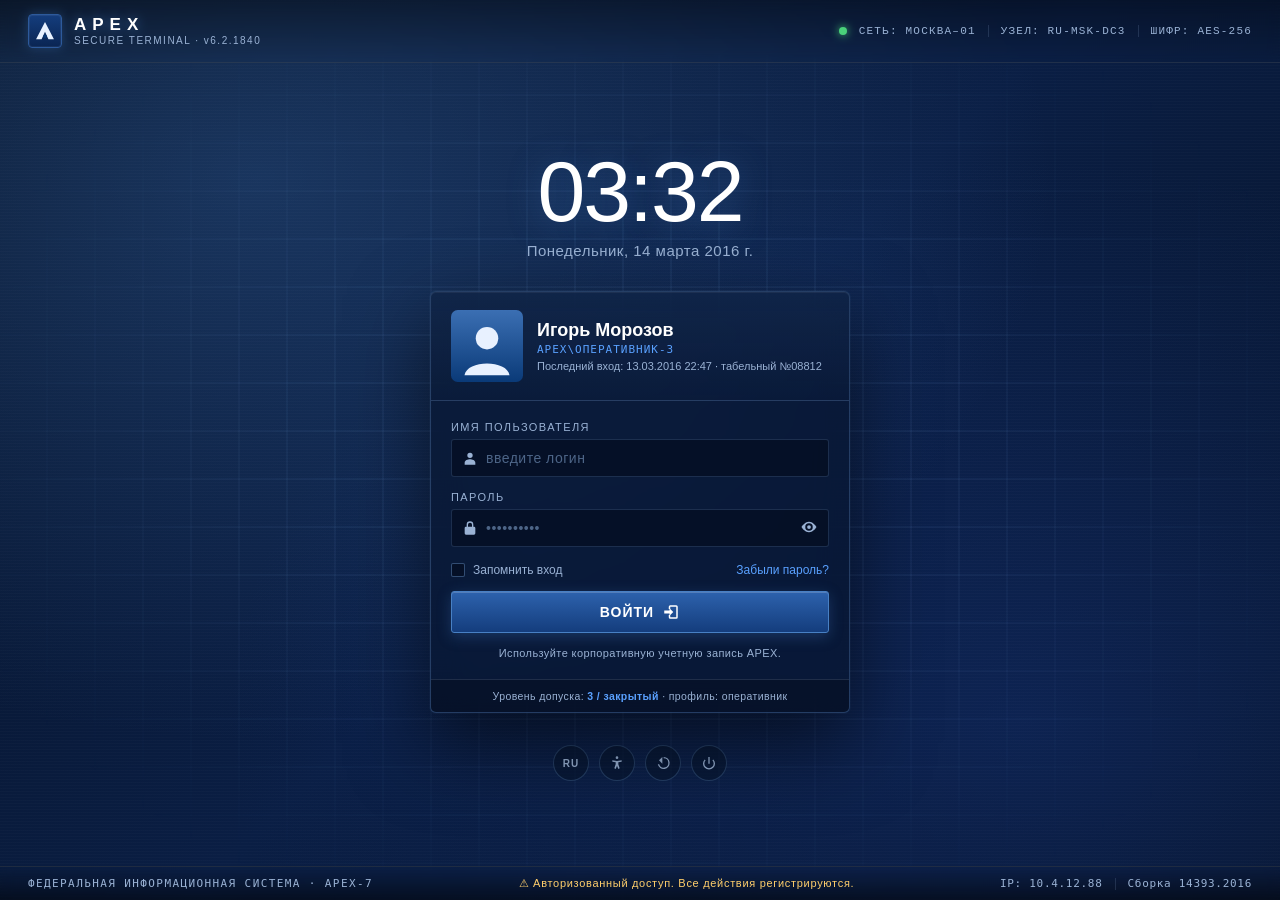
<file: apex.html>
<!DOCTYPE html>
<html lang="ru">
<head>
<meta charset="UTF-8">
<meta name="viewport" content="width=device-width, initial-scale=1.0">
<title>APEX — Вход в систему</title>
<style>
* { box-sizing: border-box; margin: 0; padding: 0; }

:root {
    --bg-deep: #061226;
    --bg-mid: #0d2247;
    --accent: #3b6fb3;
    --accent-bright: #5aa1ff;
    --text: #e8f1ff;
    --text-dim: #9ab2d4;
    --line: rgba(180, 210, 255, 0.14);
    --card: rgba(8, 22, 48, 0.72);
    --card-edge: rgba(120, 170, 230, 0.25);
    --danger: #c43c3c;
    --ok: #4ad17a;
    --warn: #ffce6b;
    --taskbar-h: 46px;
}

html, body { height: 100%; font-family: "Segoe UI", "Tahoma", "Arial", sans-serif; background: #000; color: var(--text); overflow: hidden; }

/* ==================== LOCK SCREEN ==================== */
.lockscreen {
    position: relative;
    min-height: 100vh;
    width: 100%;
    background:
        radial-gradient(ellipse at 20% 20%, rgba(58, 110, 178, 0.35), transparent 55%),
        radial-gradient(ellipse at 80% 80%, rgba(20, 50, 120, 0.45), transparent 55%),
        linear-gradient(135deg, #061226 0%, #0a1e44 50%, #061226 100%);
    display: flex;
    flex-direction: column;
}
.lockscreen.hidden { display: none; }

.bg-overlay {
    position: absolute; inset: 0;
    background: repeating-linear-gradient(0deg, rgba(255,255,255,0.015) 0 1px, transparent 1px 3px);
    pointer-events: none;
}
.bg-pattern {
    position: absolute; inset: 0;
    background-image:
        linear-gradient(transparent 95%, rgba(120, 170, 230, 0.07) 95%),
        linear-gradient(90deg, transparent 95%, rgba(120, 170, 230, 0.07) 95%);
    background-size: 48px 48px;
    pointer-events: none;
    mask-image: radial-gradient(ellipse at center, black 30%, transparent 80%);
}

.top-bar {
    display: flex; justify-content: space-between; align-items: center;
    padding: 14px 28px;
    border-bottom: 1px solid var(--line);
    background: linear-gradient(180deg, rgba(0,0,0,0.35), rgba(0,0,0,0));
    backdrop-filter: blur(6px);
    position: relative; z-index: 2;
}
.brand { display: flex; align-items: center; gap: 12px; }
.brand-mark {
    width: 34px; height: 34px;
    display: grid; place-items: center;
    background: linear-gradient(180deg, #143d7d, #0a2553);
    border: 1px solid #2d5a9c;
    border-radius: 4px;
    box-shadow: inset 0 0 0 1px rgba(255,255,255,0.06), 0 0 12px rgba(58,110,178,0.4);
}
.brand-text { display: flex; flex-direction: column; line-height: 1.05; }
.brand-name { font-weight: 700; letter-spacing: 6px; font-size: 17px; color: #fff; text-shadow: 0 0 12px rgba(90, 161, 255, 0.5); }
.brand-sub { font-size: 10px; color: var(--text-dim); letter-spacing: 1.5px; margin-top: 2px; }

.top-status {
    display: flex; align-items: center; gap: 12px;
    font-size: 11px; color: var(--text-dim);
    letter-spacing: 1.2px;
    font-family: "Consolas", "Courier New", monospace;
}
.status-dot { width: 8px; height: 8px; border-radius: 50%; background: var(--ok); box-shadow: 0 0 8px var(--ok); animation: pulse 2s infinite; }
@keyframes pulse { 0%,100% { opacity: 1; } 50% { opacity: 0.5; } }
.divider { width: 1px; height: 12px; background: var(--line); }

.center-stage {
    flex: 1;
    display: flex; flex-direction: column; align-items: center; justify-content: center;
    gap: 32px;
    padding: 30px 20px;
    position: relative; z-index: 2;
}

.time-block { text-align: center; }
.time {
    font-size: 86px; font-weight: 200; letter-spacing: -2px;
    color: #fff;
    text-shadow: 0 4px 30px rgba(58, 110, 178, 0.5);
    line-height: 1;
}
.date { margin-top: 8px; font-size: 15px; color: var(--text-dim); letter-spacing: 0.5px; }

.login-card {
    width: 420px; max-width: 94vw;
    background: var(--card);
    border: 1px solid var(--card-edge);
    border-radius: 6px;
    backdrop-filter: blur(16px);
    box-shadow: 0 30px 80px rgba(0,0,0,0.55), 0 0 0 1px rgba(120,170,230,0.05), inset 0 1px 0 rgba(255,255,255,0.06);
    overflow: hidden;
}

.card-header {
    display: flex; align-items: center; gap: 14px;
    padding: 18px 20px;
    border-bottom: 1px solid var(--line);
    background: linear-gradient(180deg, rgba(58,110,178,0.12), transparent);
}
.user-info { display: flex; flex-direction: column; gap: 2px; }
.user-name { font-size: 18px; font-weight: 600; color: #fff; }
.user-domain { font-family: "Consolas", monospace; font-size: 11px; color: var(--accent-bright); letter-spacing: 1px; }
.user-meta { font-size: 11px; color: var(--text-dim); margin-top: 2px; }

.login-form { padding: 20px; display: flex; flex-direction: column; gap: 14px; }
.field { display: flex; flex-direction: column; gap: 6px; }
.field-label { font-size: 11px; text-transform: uppercase; letter-spacing: 1.4px; color: var(--text-dim); }

.input-wrap {
    position: relative; display: flex; align-items: center;
    background: rgba(5, 14, 32, 0.7);
    border: 1px solid rgba(120, 170, 230, 0.2);
    border-radius: 3px;
    transition: border-color 0.15s, box-shadow 0.15s;
}
.input-wrap:focus-within { border-color: var(--accent-bright); box-shadow: 0 0 0 2px rgba(90, 161, 255, 0.18); }
.input-icon { position: absolute; left: 10px; color: var(--text-dim); }
.input-wrap input {
    flex: 1; background: transparent; border: 0; outline: 0;
    padding: 10px 12px 10px 34px;
    color: var(--text); font-size: 14px; letter-spacing: 0.5px; font-family: inherit;
}
.input-wrap input::placeholder { color: #4d6587; }
.eye-btn { background: transparent; border: 0; cursor: pointer; color: var(--text-dim); padding: 6px 10px; }
.eye-btn:hover { color: var(--text); }

.row-between { display: flex; align-items: center; justify-content: space-between; margin-top: 2px; }

.checkbox { display: flex; align-items: center; gap: 8px; font-size: 12px; color: var(--text-dim); cursor: pointer; user-select: none; }
.checkbox input { display: none; }
.checkbox .box {
    width: 14px; height: 14px;
    border: 1px solid rgba(120, 170, 230, 0.4);
    background: rgba(5, 14, 32, 0.7);
    border-radius: 2px;
    display: inline-block;
    position: relative;
}
.checkbox input:checked + .box { background: var(--accent-bright); border-color: var(--accent-bright); }
.checkbox input:checked + .box::after {
    content: ""; position: absolute;
    left: 3px; top: 0px;
    width: 4px; height: 8px;
    border: solid #061226; border-width: 0 2px 2px 0;
    transform: rotate(45deg);
}
.link { font-size: 12px; color: var(--accent-bright); text-decoration: none; }
.link:hover { text-decoration: underline; }

.error-banner {
    display: flex; align-items: center; gap: 8px;
    padding: 8px 10px;
    background: rgba(196, 60, 60, 0.12);
    border: 1px solid rgba(196, 60, 60, 0.4);
    border-radius: 3px;
    color: #ffb8b8; font-size: 12px;
}
.error-banner[hidden] { display: none; }
.error-banner.shake { animation: shake 0.5s; }
@keyframes shake { 0%,100% { transform: translateX(0); } 20%,60% { transform: translateX(-6px); } 40%,80% { transform: translateX(6px); } }

.hint-banner {
    display: flex; flex-direction: column; gap: 6px;
    padding: 10px 12px;
    background: linear-gradient(180deg, rgba(255, 206, 107, 0.10), rgba(255, 206, 107, 0.04));
    border: 1px solid rgba(255, 206, 107, 0.45);
    border-left: 3px solid #ffce6b;
    border-radius: 3px;
    color: #ffe7b5; font-size: 12px;
    animation: hintIn 0.35s ease-out;
}
.hint-banner[hidden] { display: none; }
.start-menu[hidden] { display: none; }
@keyframes hintIn { from { opacity: 0; transform: translateY(-4px); } to { opacity: 1; transform: translateY(0); } }
.hint-head { display: flex; align-items: center; gap: 6px; color: #ffce6b; font-weight: 600; text-transform: uppercase; letter-spacing: 1.2px; font-size: 10.5px; }
.hint-body { line-height: 1.5; color: #ffe7b5; }
.hint-body b { color: #fff; letter-spacing: 1px; }
.hint-foot { display: block; margin-top: 6px; font-family: "Consolas", monospace; font-size: 10.5px; color: #c9a25a; letter-spacing: 0.4px; }

.btn-primary {
    display: flex; align-items: center; justify-content: center; gap: 8px;
    background: linear-gradient(180deg, #2d62ad, #143d7d);
    border: 1px solid #4880c4;
    color: #fff;
    padding: 11px 16px;
    border-radius: 3px;
    font-size: 14px; font-weight: 600; letter-spacing: 1px;
    cursor: pointer; text-transform: uppercase;
    box-shadow: inset 0 1px 0 rgba(255,255,255,0.18), 0 4px 14px rgba(58,110,178,0.35);
    transition: transform 0.05s, filter 0.15s;
    font-family: inherit;
}
.btn-primary:hover { filter: brightness(1.1); }
.btn-primary:active { transform: translateY(1px); }
.btn-primary.loading { pointer-events: none; opacity: 0.85; }
.btn-primary.loading .btn-label::after { content: "…"; display: inline-block; margin-left: 4px; animation: dots 1s steps(4, end) infinite; }
@keyframes dots { 0% { content: "."; } 33% { content: ".."; } 66% { content: "..."; } }

.auth-hint { font-size: 11px; color: var(--text-dim); text-align: center; letter-spacing: 0.4px; }

.card-footer {
    padding: 10px 20px;
    border-top: 1px solid var(--line);
    background: rgba(0,0,0,0.25);
    font-size: 10.5px; color: var(--text-dim);
    text-align: center; letter-spacing: 0.4px;
}
.card-footer b { color: var(--accent-bright); font-weight: 600; }

.quick-actions { display: flex; gap: 10px; }
.quick {
    width: 36px; height: 36px;
    display: grid; place-items: center;
    background: rgba(8, 22, 48, 0.6);
    border: 1px solid var(--card-edge);
    border-radius: 50%;
    color: var(--text-dim); cursor: pointer;
    transition: color 0.15s, border-color 0.15s, background 0.15s;
}
.quick:hover { color: #fff; border-color: var(--accent-bright); background: rgba(58, 110, 178, 0.25); }
.quick.power:hover { color: #ff7d7d; border-color: #c43c3c; background: rgba(196, 60, 60, 0.18); }
.kbd { font-size: 10px; font-weight: 700; letter-spacing: 1px; }

.bottom-bar {
    display: flex; align-items: center; justify-content: space-between;
    padding: 10px 28px;
    border-top: 1px solid var(--line);
    background: linear-gradient(0deg, rgba(0,0,0,0.5), rgba(0,0,0,0));
    font-size: 11px; color: var(--text-dim); letter-spacing: 0.7px;
    position: relative; z-index: 2;
    backdrop-filter: blur(6px);
}
.bottom-bar .agency { font-family: "Consolas", monospace; letter-spacing: 1.4px; }
.bottom-bar .warning { color: #ffce6b; }
.bottom-bar .right { display: flex; align-items: center; gap: 12px; font-family: "Consolas", monospace; }

/* ==================== WELCOME ==================== */
.welcome {
    position: fixed; inset: 0;
    background: radial-gradient(ellipse at center, #0a1e44, #020812);
    display: grid; place-items: center;
    z-index: 50;
    animation: fadeIn 0.4s;
}
.welcome[hidden] { display: none; }
@keyframes fadeIn { from { opacity: 0; } to { opacity: 1; } }
.welcome-inner { display: flex; flex-direction: column; align-items: center; gap: 22px; }
.spinner { width: 56px; height: 56px; border: 3px solid rgba(90, 161, 255, 0.18); border-top-color: var(--accent-bright); border-radius: 50%; animation: spin 1s linear infinite; }
@keyframes spin { to { transform: rotate(360deg); } }
.welcome-text { font-size: 32px; font-weight: 300; color: #fff; letter-spacing: 1px; }
.welcome-sub { font-size: 13px; color: var(--text-dim); letter-spacing: 0.5px; }

/* ==================== DESKTOP ==================== */
.desktop {
    position: relative;
    width: 100%; height: 100vh;
    background:
        radial-gradient(ellipse at 20% 20%, rgba(58, 110, 178, 0.35), transparent 55%),
        radial-gradient(ellipse at 80% 80%, rgba(20, 50, 120, 0.45), transparent 55%),
        linear-gradient(135deg, #061226 0%, #0a1e44 50%, #061226 100%);
    user-select: none;
}
.desktop.hidden { display: none; }
.desktop::before {
    content: "";
    position: absolute; inset: 0 0 var(--taskbar-h) 0;
    background-image:
        linear-gradient(transparent 95%, rgba(120, 170, 230, 0.06) 95%),
        linear-gradient(90deg, transparent 95%, rgba(120, 170, 230, 0.06) 95%);
    background-size: 48px 48px;
    mask-image: radial-gradient(ellipse at center, black 30%, transparent 80%);
    pointer-events: none;
}
.desktop::after {
    content: "APEX";
    position: absolute;
    right: 30px; bottom: calc(var(--taskbar-h) + 12px);
    font-size: 120px; font-weight: 700; letter-spacing: 12px;
    color: rgba(120, 170, 230, 0.05);
    pointer-events: none;
}

.icons {
    position: absolute;
    top: 16px; left: 16px;
    display: grid; grid-template-columns: 92px;
    gap: 8px;
}
.icon {
    display: flex; flex-direction: column; align-items: center; gap: 4px;
    padding: 6px 4px;
    border: 1px solid transparent;
    border-radius: 3px;
    cursor: pointer;
}
.icon:hover { background: rgba(90, 161, 255, 0.12); border-color: rgba(90, 161, 255, 0.25); }
.icon.selected { background: rgba(90, 161, 255, 0.22); border-color: rgba(90, 161, 255, 0.5); }
.icon-img { filter: drop-shadow(0 2px 4px rgba(0,0,0,0.5)); }
.icon-label {
    font-size: 11.5px; color: #fff; text-align: center;
    text-shadow: 1px 1px 2px rgba(0,0,0,0.9);
    line-height: 1.2; letter-spacing: 0.3px;
}

.sticky-note {
    position: absolute;
    top: 30px; right: 30px;
    width: 220px;
    background: linear-gradient(180deg, #ffe7b5, #ffce6b);
    color: #4a3308;
    padding: 12px 14px;
    transform: rotate(2deg);
    box-shadow: 0 10px 24px rgba(0,0,0,0.45), 0 0 0 1px rgba(0,0,0,0.1);
    font-family: "Comic Sans MS", "Segoe UI", sans-serif;
    font-size: 13px; line-height: 1.5;
}
.sticky-head { font-weight: 700; font-size: 11.5px; border-bottom: 1px solid rgba(74, 51, 8, 0.3); padding-bottom: 6px; margin-bottom: 8px; }

.window {
    position: absolute;
    top: 70px; left: 80px;
    width: 800px; min-width: 360px;
    height: 540px; min-height: 240px;
    max-width: calc(100vw - 20px);
    max-height: calc(100vh - var(--taskbar-h) - 10px);
    background: var(--card);
    border: 1px solid var(--card-edge);
    border-radius: 4px;
    backdrop-filter: blur(18px);
    box-shadow: 0 30px 80px rgba(0,0,0,0.6), inset 0 1px 0 rgba(255,255,255,0.06);
    display: flex; flex-direction: column;
    overflow: hidden;
    z-index: 10;
}
.window.hidden, .window.minimized { display: none !important; }
.window.maximized {
    top: 0 !important; left: 0 !important;
    width: 100vw !important;
    height: calc(100vh - var(--taskbar-h)) !important;
    border-radius: 0;
    max-width: none; max-height: none;
}
.window.focused { box-shadow: 0 30px 90px rgba(0,0,0,0.75), 0 0 0 1px rgba(90,161,255,0.5); }

.window-resize {
    position: absolute;
    right: 0; bottom: 0;
    width: 16px; height: 16px;
    cursor: nwse-resize;
    z-index: 5;
    background:
        linear-gradient(135deg, transparent 0 55%, rgba(120,170,230,0.45) 55% 62%, transparent 62% 70%, rgba(120,170,230,0.45) 70% 77%, transparent 77% 85%, rgba(120,170,230,0.45) 85% 92%, transparent 92%);
}
.window.maximized .window-resize { display: none; }

.window-title {
    display: flex; align-items: center; justify-content: space-between;
    height: 32px;
    padding: 0 0 0 10px;
    background: linear-gradient(180deg, #143d7d, #0a2553);
    border-bottom: 1px solid #2d5a9c;
    font-size: 12px; letter-spacing: 0.4px;
    cursor: grab;
    user-select: none;
}
.window-title:active { cursor: grabbing; }
.window.maximized .window-title { cursor: default; }
.window:not(.focused) .window-title {
    background: linear-gradient(180deg, #0e2c5c, #06183a);
    filter: grayscale(0.3) brightness(0.85);
}
.wt-left { display: flex; align-items: center; gap: 8px; color: #fff; }
.wt-buttons { display: flex; }
.wt-btn {
    width: 44px; height: 32px;
    background: transparent; border: 0;
    color: #fff; font-size: 12px; cursor: pointer;
    font-family: inherit;
}
.wt-btn:hover { background: rgba(255,255,255,0.12); }
.wt-btn.close:hover { background: #c43c3c; }

.window-menu {
    display: flex; gap: 16px;
    padding: 4px 12px;
    background: rgba(8, 22, 48, 0.6);
    border-bottom: 1px solid var(--line);
    font-size: 12px; color: var(--text-dim);
}
.window-menu span { cursor: pointer; padding: 2px 4px; }
.window-menu span:hover { background: rgba(90, 161, 255, 0.2); color: #fff; }

.window-body { display: flex; flex: 1; min-height: 0; }
.side {
    width: 200px;
    background: rgba(5, 14, 32, 0.55);
    border-right: 1px solid var(--line);
    padding: 12px 0;
}
.side-title { padding: 0 14px 8px; font-size: 10.5px; letter-spacing: 1.5px; color: var(--text-dim); }
.side ul { list-style: none; }
.side li {
    padding: 8px 14px;
    font-size: 12.5px; color: var(--text-dim);
    cursor: pointer;
    border-left: 2px solid transparent;
}
.side li:hover { color: #fff; background: rgba(90, 161, 255, 0.08); }
.side li.active { color: #fff; background: rgba(90, 161, 255, 0.18); border-left-color: var(--accent-bright); }

.content { flex: 1; padding: 18px 22px; overflow-y: auto; position: relative; }

.access-denied-overlay {
    position: absolute;
    inset: 0;
    background: #c41e1e;
    display: none;
    place-items: center;
    z-index: 20;
    pointer-events: none;
    color: #fff;
    text-align: center;
    animation: deny-flash 4s steps(1, end) infinite;
    box-shadow: inset 0 0 80px rgba(0,0,0,0.5);
}
.content.show-deny .access-denied-overlay { display: grid; }
@keyframes deny-flash {
    0%   { opacity: 1; }
    50%  { opacity: 1; }
    50.01% { opacity: 0; }
    100% { opacity: 0; }
}
.deny-inner {
    display: flex; flex-direction: column; align-items: center; gap: 6px;
    text-shadow: 0 0 14px rgba(0,0,0,0.5);
}
.deny-icon { font-size: 64px; line-height: 1; }
.deny-title {
    font-size: 56px; font-weight: 900;
    letter-spacing: 14px;
    color: #fff;
    text-shadow: 0 0 16px #000, 0 0 4px #fff;
    border: 3px solid #fff;
    padding: 4px 18px 6px;
    margin: 6px 0;
}
.deny-sub {
    font-size: 13px; letter-spacing: 3px;
    font-family: "Consolas", monospace;
    color: #ffdcdc;
}
.deny-meta {
    font-size: 11px; letter-spacing: 1.5px;
    margin-top: 10px;
    font-family: "Consolas", monospace;
    color: #ffb0b0;
}
.content-head h1 { font-size: 22px; font-weight: 400; color: #fff; margin-bottom: 4px; }
.content-head h1 span { color: var(--accent-bright); font-weight: 600; text-transform: capitalize; }
.content-head p { font-size: 12px; color: var(--text-dim); }
.content-head p b { color: var(--text); font-family: "Consolas", monospace; }

.grid-stats { display: grid; grid-template-columns: repeat(4, 1fr); gap: 10px; margin: 18px 0; }
.stat-card {
    background: rgba(5, 14, 32, 0.55);
    border: 1px solid var(--card-edge);
    border-radius: 3px;
    padding: 10px 12px;
}
.stat-card.alert { border-color: rgba(196, 60, 60, 0.5); }
.stat-label { font-size: 10px; letter-spacing: 1.2px; color: var(--text-dim); }
.stat-val { font-size: 24px; font-weight: 300; color: #fff; margin: 4px 0 6px; }
.stat-val .unit { font-size: 11px; color: var(--text-dim); margin-left: 4px; }
.stat-bar { height: 4px; background: rgba(255,255,255,0.06); border-radius: 2px; overflow: hidden; }
.stat-bar span { display: block; height: 100%; background: var(--accent-bright); transition: width 0.4s; }

.log-panel {
    background: rgba(2, 8, 18, 0.7);
    border: 1px solid var(--line);
    border-radius: 3px;
    margin-top: 16px;
}
.log-head {
    display: flex; justify-content: space-between;
    padding: 8px 12px;
    border-bottom: 1px solid var(--line);
    font-size: 11px; letter-spacing: 1.2px; color: var(--text-dim);
}
.log-live { color: var(--ok); animation: blink 1.4s infinite; }
@keyframes blink { 50% { opacity: 0.4; } }
.log-body {
    padding: 8px 12px;
    font-family: "Consolas", "Courier New", monospace;
    font-size: 12px;
    max-height: 200px; overflow-y: auto;
}
.log-line { padding: 2px 0; color: var(--text-dim); }
.log-line .t { color: #6a85a8; margin-right: 8px; }
.log-line b { color: var(--accent-bright); }
.log-line .ok { color: var(--ok); }
.log-line .info { color: var(--accent-bright); }
.log-line .warn { color: var(--warn); }
.log-line .err { color: var(--danger); }

.side li.restricted { color: #ff9b9b; }
.side li.restricted::after {
    content: "НЕТ ДОСТУПА";
    display: block;
    font-size: 9px;
    letter-spacing: 1.2px;
    color: #c43c3c;
    margin-top: 2px;
}

.pane[hidden] { display: none; }

.doc {
    background: rgba(5, 14, 32, 0.55);
    border: 1px solid var(--card-edge);
    border-left: 3px solid var(--accent-bright);
    border-radius: 3px;
    padding: 14px 18px;
    font-size: 13px;
    line-height: 1.65;
    color: var(--text);
    margin-top: 10px;
}
.doc.red { border-left-color: #c43c3c; background: rgba(40, 8, 8, 0.55); }
.doc h2 { font-size: 16px; font-weight: 600; color: #fff; margin: 4px 0 10px; }
.doc p { margin-bottom: 8px; color: #cfdcef; }
.doc p b { color: #fff; }
.doc .muted { color: var(--text-dim); font-size: 11.5px; font-style: italic; }
.doc-stamp {
    display: inline-block;
    font-family: "Consolas", monospace;
    font-size: 10.5px;
    letter-spacing: 1.5px;
    color: var(--accent-bright);
    border: 1px dashed rgba(90, 161, 255, 0.5);
    padding: 3px 8px;
    border-radius: 2px;
    margin-bottom: 8px;
}
.doc-stamp.red { color: #ff9b9b; border-color: rgba(196, 60, 60, 0.6); }
.bullets { padding-left: 20px; margin: 6px 0 10px; }
.bullets li { margin-bottom: 4px; color: #cfdcef; }
.bullets li b { color: #fff; }

.restricted-banner {
    background: linear-gradient(180deg, rgba(196, 60, 60, 0.18), rgba(196, 60, 60, 0.06));
    border: 1px solid rgba(196, 60, 60, 0.55);
    border-left: 3px solid #c43c3c;
    border-radius: 3px;
    padding: 10px 14px;
    color: #ffb8b8;
    margin-bottom: 6px;
    animation: hintIn 0.35s;
}
.rb-head { font-weight: 700; letter-spacing: 1.4px; font-size: 12px; color: #ff7d7d; margin-bottom: 4px; }
.rb-body { font-size: 12px; line-height: 1.55; }
.rb-body b { color: #fff; }

.data-table {
    width: 100%;
    border-collapse: collapse;
    background: rgba(5, 14, 32, 0.55);
    border: 1px solid var(--card-edge);
    margin-top: 12px;
    font-size: 12.5px;
}
.data-table th, .data-table td { padding: 8px 10px; text-align: left; border-bottom: 1px solid var(--line); }
.data-table th { color: var(--text-dim); font-size: 10.5px; letter-spacing: 1.2px; background: rgba(5, 14, 32, 0.6); }
.data-table tr:hover td { background: rgba(90, 161, 255, 0.06); }
.tag { display: inline-block; padding: 2px 8px; border-radius: 10px; font-size: 11px; letter-spacing: 0.5px; }
.tag.none { color: var(--text-dim); border: 1px solid var(--line); }
.tag.warn { color: #ffce6b; border: 1px solid rgba(255, 206, 107, 0.5); background: rgba(255, 206, 107, 0.08); }
.tag.hot { color: #ff9b9b; border: 1px solid rgba(196, 60, 60, 0.55); background: rgba(196, 60, 60, 0.12); }

.cards { display: grid; grid-template-columns: repeat(auto-fill, minmax(180px, 1fr)); gap: 10px; margin-top: 12px; }
.t-card {
    background: rgba(5, 14, 32, 0.55);
    border: 1px solid var(--card-edge);
    border-radius: 3px;
    padding: 10px 12px;
    font-size: 12px;
}
.t-id { font-family: "Consolas", monospace; color: var(--accent-bright); font-weight: 700; margin-bottom: 6px; letter-spacing: 1px; }
.t-row { display: flex; justify-content: space-between; padding: 2px 0; color: var(--text-dim); }
.t-row b { color: var(--text); }
.t-status { margin-top: 6px; font-size: 10.5px; letter-spacing: 1px; padding: 3px 6px; border-radius: 2px; text-align: center; }
.t-status.hot { background: rgba(196, 60, 60, 0.18); color: #ff9b9b; border: 1px solid rgba(196, 60, 60, 0.5); }
.t-status.warn { background: rgba(255, 206, 107, 0.12); color: #ffce6b; border: 1px solid rgba(255, 206, 107, 0.4); }

.settings-row {
    display: flex; justify-content: space-between;
    padding: 8px 4px;
    border-bottom: 1px dashed var(--line);
    font-size: 13px;
    color: var(--text-dim);
}
.settings-row b { color: #fff; font-family: "Consolas", monospace; letter-spacing: 0.5px; }

.drives { display: grid; gap: 8px; margin-top: 12px; }
.drive {
    display: flex; align-items: center; gap: 14px;
    padding: 12px 14px;
    background: rgba(5, 14, 32, 0.55);
    border: 1px solid var(--card-edge);
    border-radius: 3px;
}
.drive:hover { background: rgba(90, 161, 255, 0.08); border-color: var(--accent-bright); }
.drive.restricted-drive { border-color: rgba(196, 60, 60, 0.5); }
.drive-icon { font-size: 28px; line-height: 1; }
.drive-info { flex: 1; }
.drive-name { color: #fff; font-size: 14px; font-weight: 600; }
.drive-meta { color: var(--text-dim); font-size: 11.5px; margin: 4px 0 6px; }
.drive-bar { height: 5px; background: rgba(255,255,255,0.08); border-radius: 2px; overflow: hidden; }
.drive-bar span { display: block; height: 100%; background: var(--accent-bright); }

.empty-state {
    display: flex; flex-direction: column; align-items: center; justify-content: center;
    padding: 60px 20px;
    color: var(--text-dim);
    text-align: center;
}
.empty-ico { font-size: 64px; opacity: 0.5; margin-bottom: 14px; }
.empty-text { font-size: 18px; color: #fff; font-weight: 300; }
.empty-sub { font-size: 12px; margin-top: 6px; font-family: "Consolas", monospace; letter-spacing: 0.5px; }

.terminal-body {
    flex: 1;
    background: #020812;
    color: #c8d4e4;
    font-family: "Consolas", "Courier New", monospace;
    font-size: 13px;
    line-height: 1.6;
    padding: 14px 16px;
    overflow-y: auto;
}
.term-line { white-space: pre-wrap; }
.term-line b { color: var(--accent-bright); font-weight: 400; }
.term-prompt { color: #4ad17a; }
.term-cursor { display: inline-block; color: #c8d4e4; animation: term-blink 1s steps(1) infinite; }
@keyframes term-blink { 50% { opacity: 0; } }

.start-menu {
    position: fixed;
    left: 0; bottom: var(--taskbar-h);
    width: 360px;
    background: rgba(8, 22, 48, 0.92);
    border: 1px solid var(--card-edge);
    border-bottom: 0;
    border-radius: 4px 4px 0 0;
    backdrop-filter: blur(18px);
    box-shadow: 0 -10px 30px rgba(0,0,0,0.5);
    padding: 14px;
    z-index: 50;
    animation: sm-in 0.18s ease-out;
}
@keyframes sm-in { from { transform: translateY(20px); opacity: 0; } to { transform: translateY(0); opacity: 1; } }
.sm-user {
    display: flex; align-items: center; gap: 12px;
    padding: 10px;
    border-bottom: 1px solid var(--line);
    margin-bottom: 10px;
}
.sm-avatar {
    width: 44px; height: 44px;
    background: linear-gradient(180deg, #3b6fb3, #0a3a78);
    border-radius: 4px;
    display: grid; place-items: center;
    font-weight: 700; color: #fff; letter-spacing: 1px;
}
.sm-name { color: #fff; font-size: 14px; text-transform: capitalize; }
.sm-role { color: var(--accent-bright); font-size: 11px; font-family: "Consolas", monospace; letter-spacing: 1px; }
.sm-grid { display: grid; grid-template-columns: 1fr 1fr; gap: 4px; }
.sm-item {
    display: flex; align-items: center; gap: 10px;
    padding: 10px;
    border-radius: 3px;
    color: var(--text); font-size: 13px;
    cursor: pointer;
}
.sm-item:hover { background: rgba(90, 161, 255, 0.18); }
.sm-footer {
    display: flex; gap: 6px;
    margin-top: 10px;
    border-top: 1px solid var(--line);
    padding-top: 10px;
}
.sm-fbtn {
    flex: 1;
    background: transparent;
    border: 1px solid var(--card-edge);
    color: var(--text);
    padding: 8px; border-radius: 3px;
    cursor: pointer; font-size: 12px; font-family: inherit;
}
.sm-fbtn:hover { background: rgba(90, 161, 255, 0.18); border-color: var(--accent-bright); }

.taskbar {
    position: fixed;
    bottom: 0; left: 0; right: 0;
    height: var(--taskbar-h);
    background: rgba(5, 14, 32, 0.92);
    border-top: 1px solid var(--card-edge);
    backdrop-filter: blur(14px);
    display: flex; align-items: center;
    gap: 6px; padding: 0 6px;
    z-index: 40;
}
.start-btn {
    width: 46px; height: calc(var(--taskbar-h) - 6px);
    background: transparent; border: 0; cursor: pointer;
    display: grid; place-items: center;
    border-radius: 3px;
}
.start-btn:hover { background: rgba(90, 161, 255, 0.2); }

.search-box {
    display: flex; align-items: center; gap: 6px;
    background: rgba(5, 14, 32, 0.85);
    border: 1px solid var(--card-edge);
    border-radius: 3px;
    padding: 0 10px;
    height: calc(var(--taskbar-h) - 12px);
    width: 220px;
}
.search-box input {
    flex: 1; background: transparent; border: 0; outline: 0;
    color: var(--text); font-size: 12px; font-family: inherit;
}
.search-box input::placeholder { color: #4d6587; }

.tasks { display: flex; gap: 2px; margin-left: 6px; flex: 1; min-width: 0; overflow: hidden; }
.task {
    height: calc(var(--taskbar-h) - 6px);
    min-width: 40px; max-width: 200px;
    padding: 0 10px;
    background: transparent; border: 0;
    border-bottom: 2px solid transparent;
    cursor: pointer;
    display: flex; align-items: center; gap: 8px;
    border-radius: 3px 3px 0 0;
    color: var(--text-dim);
    font-family: inherit;
    font-size: 12px;
    white-space: nowrap;
    overflow: hidden;
    text-overflow: ellipsis;
}
.task:hover { background: rgba(90, 161, 255, 0.15); color: #fff; }
.task.active { background: rgba(90, 161, 255, 0.22); border-bottom-color: var(--accent-bright); color: #fff; }
.task svg, .task .task-emoji { flex: 0 0 auto; font-size: 13px; }
.task .task-label { overflow: hidden; text-overflow: ellipsis; }

.tray { margin-left: auto; display: flex; align-items: center; gap: 6px; padding-right: 8px; }
.tray-item {
    display: grid; place-items: center;
    width: 28px; height: 28px;
    font-size: 13px; border-radius: 3px;
    cursor: pointer; color: var(--text-dim);
}
.tray-item:hover { background: rgba(90, 161, 255, 0.18); color: #fff; }
.tray-item b { font-size: 10px; letter-spacing: 1px; }

.clock {
    display: flex; flex-direction: column;
    align-items: flex-end; justify-content: center;
    padding: 0 8px;
    height: calc(var(--taskbar-h) - 6px);
    font-size: 11.5px; color: var(--text); line-height: 1.25;
    font-family: "Segoe UI", sans-serif;
    border-radius: 3px; cursor: pointer;
}
.clock:hover { background: rgba(90, 161, 255, 0.15); }
.clock span:last-child { color: var(--text-dim); }

@media (max-width: 720px) {
    .grid-stats { grid-template-columns: 1fr 1fr; }
    .side { width: 60px; }
    .side-title, .side li span { display: none; }
    .sticky-note { display: none; }
    .desktop::after { display: none; }
}
@media (max-width: 520px) {
    .time { font-size: 60px; }
    .login-card { width: 100%; }
    .top-status { display: none; }
    .bottom-bar .center { display: none; }
}
</style>
</head>
<body>

<!-- ==================== LOCK SCREEN ==================== -->
<div class="lockscreen" id="lockscreen">
    <div class="bg-overlay"></div>
    <div class="bg-pattern"></div>

    <header class="top-bar">
        <div class="brand">
            <div class="brand-mark">
                <svg viewBox="0 0 32 32" width="22" height="22" aria-hidden="true">
                    <path d="M16 3 L29 28 L21 28 L16 17 L11 28 L3 28 Z" fill="#e8f1ff"/>
                    <path d="M13 22 L19 22 L17 26 L15 26 Z" fill="#0a3a78"/>
                </svg>
            </div>
            <div class="brand-text">
                <span class="brand-name">APEX</span>
                <span class="brand-sub">SECURE TERMINAL · v6.2.1840</span>
            </div>
        </div>
        <div class="top-status">
            <span class="status-dot"></span>
            <span>СЕТЬ: МОСКВА–01</span>
            <span class="divider"></span>
            <span>УЗЕЛ: RU-MSK-DC3</span>
            <span class="divider"></span>
            <span>ШИФР: AES-256</span>
        </div>
    </header>

    <main class="center-stage">
        <div class="time-block">
            <div class="time" id="clock">07:42</div>
            <div class="date" id="date">Понедельник, 14 марта 2016 г.</div>
        </div>

        <section class="login-card">
            <div class="card-header">
                <svg viewBox="0 0 64 64" width="72" height="72" aria-hidden="true">
                    <defs>
                        <linearGradient id="g1" x1="0" y1="0" x2="0" y2="1">
                            <stop offset="0" stop-color="#3b6fb3"/>
                            <stop offset="1" stop-color="#0a3a78"/>
                        </linearGradient>
                    </defs>
                    <rect width="64" height="64" rx="6" fill="url(#g1)"/>
                    <circle cx="32" cy="25" r="10" fill="#e8f1ff"/>
                    <path d="M12 58 C 14 44, 50 44, 52 58 Z" fill="#e8f1ff"/>
                </svg>
                <div class="user-info">
                    <div class="user-name">Игорь Морозов</div>
                    <div class="user-domain">APEX\ОПЕРАТИВНИК-3</div>
                    <div class="user-meta">Последний вход: 13.03.2016 22:47 · табельный №08812</div>
                </div>
            </div>

            <form class="login-form" id="loginForm" autocomplete="off">
                <label class="field">
                    <span class="field-label">Имя пользователя</span>
                    <div class="input-wrap">
                        <svg class="input-icon" viewBox="0 0 24 24" width="16" height="16"><path fill="currentColor" d="M12 12a4 4 0 1 0 0-8 4 4 0 0 0 0 8Zm0 2c-3.3 0-8 1.7-8 5v3h16v-3c0-3.3-4.7-5-8-5Z"/></svg>
                        <input type="text" id="username" name="username" placeholder="введите логин" spellcheck="false" required>
                    </div>
                </label>

                <label class="field">
                    <span class="field-label">Пароль</span>
                    <div class="input-wrap">
                        <svg class="input-icon" viewBox="0 0 24 24" width="16" height="16"><path fill="currentColor" d="M12 2a5 5 0 0 0-5 5v3H6a2 2 0 0 0-2 2v8a2 2 0 0 0 2 2h12a2 2 0 0 0 2-2v-8a2 2 0 0 0-2-2h-1V7a5 5 0 0 0-5-5Zm-3 8V7a3 3 0 0 1 6 0v3H9Z"/></svg>
                        <input type="password" id="password" name="password" placeholder="••••••••••" required>
                        <button type="button" class="eye-btn" id="togglePw" aria-label="показать пароль">
                            <svg viewBox="0 0 24 24" width="18" height="18"><path fill="currentColor" d="M12 5C6 5 2 12 2 12s4 7 10 7 10-7 10-7-4-7-10-7Zm0 12a5 5 0 1 1 0-10 5 5 0 0 1 0 10Zm0-2.5a2.5 2.5 0 1 0 0-5 2.5 2.5 0 0 0 0 5Z"/></svg>
                        </button>
                    </div>
                </label>

                <div class="row-between">
                    <label class="checkbox">
                        <input type="checkbox" id="remember">
                        <span class="box"></span>
                        <span>Запомнить вход</span>
                    </label>
                    <a href="#" class="link" id="forgotLink">Забыли пароль?</a>
                </div>

                <div class="error-banner" id="errorBanner" hidden>
                    <svg viewBox="0 0 24 24" width="16" height="16"><path fill="#c43c3c" d="M12 2 1 21h22L12 2Zm0 6 7.5 13h-15L12 8Zm-1 4v4h2v-4h-2Zm0 5v2h2v-2h-2Z"/></svg>
                    <span id="errorText">Неверное имя пользователя или пароль.</span>
                </div>

                <div class="hint-banner" id="hintBanner" hidden>
                    <div class="hint-head">
                        <svg viewBox="0 0 24 24" width="14" height="14"><path fill="currentColor" d="M12 2a7 7 0 0 0-4 12.7V17a1 1 0 0 0 1 1h6a1 1 0 0 0 1-1v-2.3A7 7 0 0 0 12 2Zm-3 19a1 1 0 0 0 1 1h4a1 1 0 0 0 1-1v-1H9v1Z"/></svg>
                        <span>Подсказка к паролю</span>
                    </div>
                    <div class="hint-body">
                        Если у тебя есть <b>карта APEX</b> — ты сможешь договориться с русскими.
                        <span class="hint-foot">// Кремль помнит. 2016.</span>
                    </div>
                </div>

                <button type="submit" class="btn-primary" id="loginBtn">
                    <span class="btn-label">Войти</span>
                    <svg viewBox="0 0 24 24" width="18" height="18"><path fill="currentColor" d="m10 17 5-5-5-5v3H3v4h7v3Zm9-14H11a2 2 0 0 0-2 2v3h2V5h8v14h-8v-3H9v3a2 2 0 0 0 2 2h8a2 2 0 0 0 2-2V5a2 2 0 0 0-2-2Z"/></svg>
                </button>

                <div class="auth-hint">Используйте корпоративную учетную запись APEX.</div>
            </form>

            <div class="card-footer">
                <span>Уровень допуска: <b>3 / закрытый</b> · профиль: оперативник</span>
            </div>
        </section>

        <div class="quick-actions">
            <button class="quick" title="Сменить язык"><span class="kbd">RU</span></button>
            <button class="quick" title="Специальные возможности">
                <svg viewBox="0 0 24 24" width="16" height="16"><path fill="currentColor" d="M12 2a2 2 0 1 1 0 4 2 2 0 0 1 0-4Zm-7 6 7 1 7-1v2l-5 1v3l2 6-2 1-2-5-2 5-2-1 2-6V11l-5-1V8Z"/></svg>
            </button>
            <button class="quick" title="Перезагрузка">
                <svg viewBox="0 0 24 24" width="16" height="16"><path fill="currentColor" d="M13 3v2a7 7 0 1 1-6.7 9H4.2A9 9 0 1 0 13 3Zm-2 0L6 8l5 5V3Z"/></svg>
            </button>
            <button class="quick power" title="Завершение работы">
                <svg viewBox="0 0 24 24" width="16" height="16"><path fill="currentColor" d="M11 3h2v10h-2V3Zm7.5 3.6-1.4 1.4A7 7 0 1 1 6.9 8L5.5 6.6a9 9 0 1 0 13 0Z"/></svg>
            </button>
        </div>
    </main>

    <footer class="bottom-bar">
        <div class="left"><span class="agency">ФЕДЕРАЛЬНАЯ ИНФОРМАЦИОННАЯ СИСТЕМА · APEX-7</span></div>
        <div class="center"><span class="warning">⚠ Авторизованный доступ. Все действия регистрируются.</span></div>
        <div class="right">
            <span>IP: 10.4.12.88</span>
            <span class="divider"></span>
            <span>Сборка 14393.2016</span>
        </div>
    </footer>
</div>

<!-- ==================== WELCOME ==================== -->
<div class="welcome" id="welcome" hidden>
    <div class="welcome-inner">
        <div class="spinner"></div>
        <div class="welcome-text">Добро пожаловать</div>
        <div class="welcome-sub" id="welcomeUser">Подготовка рабочего стола…</div>
    </div>
</div>

<!-- ==================== DESKTOP ==================== -->
<div class="desktop hidden" id="desktop">
    <div class="icons">
        <div class="icon" data-app="computer">
            <div class="icon-img">
                <svg viewBox="0 0 48 48" width="40" height="40"><rect x="6" y="8" width="36" height="24" rx="2" fill="#2d5a9c" stroke="#5aa1ff"/><rect x="9" y="11" width="30" height="18" fill="#061226"/><rect x="18" y="34" width="12" height="3" fill="#5aa1ff"/><rect x="14" y="37" width="20" height="3" fill="#2d5a9c"/></svg>
            </div>
            <div class="icon-label">Этот компьютер</div>
        </div>
        <div class="icon" data-app="files">
            <div class="icon-img">
                <svg viewBox="0 0 48 48" width="40" height="40"><path d="M6 14h14l4 4h18v22H6z" fill="#e8b340" stroke="#a07820"/><path d="M6 18h36v22H6z" fill="#f4cc6a" stroke="#a07820"/></svg>
            </div>
            <div class="icon-label">Документы</div>
        </div>
        <div class="icon" data-app="recycle">
            <div class="icon-img">
                <svg viewBox="0 0 48 48" width="40" height="40"><path d="M12 14h24l-3 26H15z" fill="#3b6fb3" stroke="#5aa1ff"/><rect x="10" y="10" width="28" height="4" rx="1" fill="#5aa1ff"/><path d="M20 18v18M28 18v18" stroke="#061226" stroke-width="2"/></svg>
            </div>
            <div class="icon-label">Корзина</div>
        </div>
        <div class="icon" data-app="briefing">
            <div class="icon-img">
                <svg viewBox="0 0 48 48" width="40" height="40"><rect x="8" y="10" width="32" height="30" fill="#c43c3c" stroke="#7a1a1a"/><rect x="11" y="13" width="26" height="24" fill="#e8f1ff"/><path d="M16 19h16M16 24h16M16 29h10" stroke="#7a1a1a" stroke-width="1.5"/><circle cx="36" cy="12" r="5" fill="#ffce6b" stroke="#7a1a1a"/><text x="36" y="14.5" text-anchor="middle" font-size="6" font-weight="700" fill="#7a1a1a">1</text></svg>
            </div>
            <div class="icon-label">СОВ. СЕКРЕТНО</div>
        </div>
        <div class="icon" data-app="terminal">
            <div class="icon-img">
                <svg viewBox="0 0 48 48" width="40" height="40"><rect x="6" y="8" width="36" height="32" fill="#020812" stroke="#5aa1ff"/><text x="10" y="22" font-family="Consolas" font-size="9" fill="#4ad17a">&gt;_</text><text x="10" y="32" font-family="Consolas" font-size="6" fill="#5aa1ff">APEX.exe</text></svg>
            </div>
            <div class="icon-label">APEX Терминал</div>
        </div>
    </div>

    <div class="sticky-note">
        <div class="sticky-head">📌 Напоминание · 14.03.2016</div>
        <div class="sticky-body">
            Состоятельные сотрудники APEX<br>
            прибывают <b>последними</b> к яхте<br>
            у пирса. Принять достойно —<br>
            шампанское, икра, конверт.<br>
            <span style="font-size:11px">— зам. Профессора</span>
        </div>
    </div>

    <div class="window focused" id="appWindow" data-app="files">
        <div class="window-resize"></div>
        <div class="window-title">
            <div class="wt-left">
                <svg viewBox="0 0 16 16" width="14" height="14"><path fill="#5aa1ff" d="M8 1 14 14h-2L8 6 4 14H2L8 1Z"/></svg>
                <span id="winTitle">APEX Полевой Терминал — [ОПЕРАТИВНИК-3]</span>
            </div>
            <div class="wt-buttons">
                <button class="wt-btn min">—</button>
                <button class="wt-btn max">▢</button>
                <button class="wt-btn close" id="closeWin">✕</button>
            </div>
        </div>
        <div class="window-menu">
            <span>Файл</span><span>Правка</span><span>Вид</span><span>Система</span><span>Справка</span>
        </div>
        <div class="window-body">
            <aside class="side">
                <div class="side-title">ПАПКА: ПОЛЕВЫЕ ФАЙЛЫ</div>
                <ul id="fileList">
                    <li class="active" data-file="brief">🏙 Городская миссия</li>
                    <li data-file="dna">🧬 Образцы ДНК</li>
                    <li data-file="targets">📇 Картотека целей</li>
                    <li data-file="log">🗂 Журнал наблюдений</li>
                    <li data-file="transport">🚗 Транспортный лист</li>
                    <li data-file="experiment" class="restricted">🔒 Детали эксперимента</li>
                    <li data-file="settings">⚙ Параметры терминала</li>
                </ul>
            </aside>
            <section class="content" id="content">

                <!-- BRIEFING -->
                <div class="pane" data-pane="brief">
                    <div class="content-head">
                        <h1>Здравствуйте, <span id="userName">и. морозов</span></h1>
                        <p>Смена начата: <b id="sessionTime">14.03.2016 07:42</b> · IP: 10.4.12.88 · сектор 4-Б</p>
                    </div>

                    <div class="doc">
                        <div class="doc-stamp">ПОЛЕВОЙ БРИФИНГ · ОПЕРАТИВНИКУ-3</div>
                        <h2>Городская миссия № 14/03-А</h2>
                        <p><b>Цель.</b> Перемещение по городу под прикрытием. Изучение районной планировки, ключевых артерий, точек скопления гражданских.</p>
                        <p><b>Задача.</b> Незаметный сбор отпечатков пальцев у встреченных лиц (рукопожатие, общественные поручни, столы кафе, прилавки). Все образцы — в полевой кейс APEX, маркер №08.</p>
                        <p><b>Цель цели.</b> Лаборатория Профессора проверяет каждый образец на <b>совместимость ДНК</b> с активным протоколом. Совпадение → дальнейшая работа группы изъятия.</p>
                        <p><b>Прикрытие.</b> Корреспондент газеты «Заря». Удостоверение — карман куртки. Не светить значок APEX в публичных местах.</p>
                        <p class="muted">Согласовано: зам. Профессора · 13.03.2016</p>
                    </div>

                    <div class="grid-stats">
                        <div class="stat-card">
                            <div class="stat-label">ОТПЕЧАТКИ ЗА СУТКИ</div>
                            <div class="stat-val">47<span class="unit">обр.</span></div>
                            <div class="stat-bar"><span style="width:62%"></span></div>
                        </div>
                        <div class="stat-card">
                            <div class="stat-label">СОВПАДЕНИЯ ДНК</div>
                            <div class="stat-val">2<span class="unit">/ 47</span></div>
                            <div class="stat-bar"><span style="width:4%;background:#ffce6b"></span></div>
                        </div>
                        <div class="stat-card">
                            <div class="stat-label">КВОТА ДНЯ</div>
                            <div class="stat-val">60<span class="unit">обр.</span></div>
                            <div class="stat-bar"><span style="width:78%"></span></div>
                        </div>
                        <div class="stat-card alert">
                            <div class="stat-label">ВНИМАНИЕ</div>
                            <div class="stat-val">1<span class="unit">хвост?</span></div>
                            <div class="stat-bar"><span style="width:18%;background:#c43c3c"></span></div>
                        </div>
                    </div>
                </div>

                <!-- DNA SAMPLES -->
                <div class="pane" data-pane="dna" hidden>
                    <div class="content-head">
                        <h1>Образцы ДНК · смена 14.03</h1>
                        <p>Кейс №08 · маркер APEX-08812</p>
                    </div>
                    <table class="data-table">
                        <thead><tr><th>№</th><th>Время</th><th>Источник</th><th>Возраст ≈</th><th>Совпадение</th></tr></thead>
                        <tbody>
                            <tr><td>014</td><td>09:12</td><td>поручень трамвая, ул. Пушкина</td><td>30–40</td><td><span class="tag none">нет</span></td></tr>
                            <tr><td>015</td><td>09:41</td><td>прилавок, рынок «Северный»</td><td>50+</td><td><span class="tag none">нет</span></td></tr>
                            <tr><td>022</td><td>10:18</td><td>детская площадка, кв. 4-Б</td><td>8</td><td><span class="tag hot">★ совпадение</span></td></tr>
                            <tr><td>028</td><td>11:02</td><td>стакан в кафе «Чайка»</td><td>25</td><td><span class="tag none">нет</span></td></tr>
                            <tr><td>035</td><td>12:30</td><td>школьная парта, шк. №7</td><td>11</td><td><span class="tag hot">★ совпадение</span></td></tr>
                            <tr><td>041</td><td>13:14</td><td>скамейка, парк Горького</td><td>60+</td><td><span class="tag none">нет</span></td></tr>
                            <tr><td>047</td><td>13:55</td><td>дверная ручка, библиотека</td><td>14</td><td><span class="tag warn">проверка</span></td></tr>
                        </tbody>
                    </table>
                </div>

                <!-- TARGETS -->
                <div class="pane" data-pane="targets" hidden>
                    <div class="content-head">
                        <h1>Картотека · подтверждённые цели</h1>
                        <p>Передано <b>Ковальски</b> — последнее слово за ним. APEX: только безопасность и сбор информации. <b>Не контактировать.</b></p>
                    </div>
                    <div class="cards">
                        <div class="t-card">
                            <div class="t-id">№022 · ★</div>
                            <div class="t-row"><span>возраст</span><b>8 лет</b></div>
                            <div class="t-row"><span>пол</span><b>м</b></div>
                            <div class="t-row"><span>район</span><b>4-Б, кв. 17</b></div>
                            <div class="t-row"><span>совмест.</span><b>97.4%</b></div>
                            <div class="t-status hot">передано Ковальски</div>
                        </div>
                        <div class="t-card">
                            <div class="t-id">№035 · ★</div>
                            <div class="t-row"><span>возраст</span><b>11 лет</b></div>
                            <div class="t-row"><span>пол</span><b>ж</b></div>
                            <div class="t-row"><span>район</span><b>школа №7</b></div>
                            <div class="t-row"><span>совмест.</span><b>91.8%</b></div>
                            <div class="t-status hot">передано Ковальски</div>
                        </div>
                        <div class="t-card">
                            <div class="t-id">№047</div>
                            <div class="t-row"><span>возраст</span><b>14 лет</b></div>
                            <div class="t-row"><span>пол</span><b>м</b></div>
                            <div class="t-row"><span>район</span><b>библиотека</b></div>
                            <div class="t-row"><span>совмест.</span><b>—</b></div>
                            <div class="t-status warn">ожидает анализа</div>
                        </div>
                    </div>
                </div>

                <!-- LOG -->
                <div class="pane" data-pane="log" hidden>
                    <div class="content-head">
                        <h1>Журнал наблюдений</h1>
                        <p>Личные записи оперативника · не для отчёта</p>
                    </div>
                    <div class="log-panel">
                        <div class="log-head"><span>СОБЫТИЯ СМЕНЫ</span><span class="log-live">● LIVE</span></div>
                        <div class="log-body" id="logBody">
                            <div class="log-line"><span class="t">07:42:01</span> <span class="ok">[OK]</span> Сеанс <b>i.morozov</b> открыт.</div>
                            <div class="log-line"><span class="t">08:10:22</span> <span class="info">[INFO]</span> Выход на маршрут № 4-Б.</div>
                            <div class="log-line"><span class="t">10:18:44</span> <span class="ok">[OK]</span> Образец №022 — совпадение 97.4%.</div>
                            <div class="log-line"><span class="t">11:55:09</span> <span class="warn">[WARN]</span> Возможный хвост: серая «Волга», номер скрыт.</div>
                            <div class="log-line"><span class="t">12:30:11</span> <span class="ok">[OK]</span> Образец №035 — совпадение 91.8%.</div>
                            <div class="log-line"><span class="t">13:14:00</span> <span class="info">[INFO]</span> Контакт со связным у пирса в 17:30.</div>
                        </div>
                    </div>
                </div>

                <!-- TRANSPORT -->
                <div class="pane" data-pane="transport" hidden>
                    <div class="content-head">
                        <h1>Транспортный лист · смена 14.03</h1>
                        <p>Подрядчик: <b>Aegis Executive Transport</b> · Los Santos division · контракт AET-2016/04</p>
                    </div>

                    <div class="doc">
                        <div class="doc-stamp">ПАРТНЁРСКОЕ СОГЛАШЕНИЕ · УРОВЕНЬ 3</div>
                        <p>APEX совместно с <b>Aegis Executive Transport</b> обеспечивает дискретную перевозку состоятельных клиентов и сотрудников высшего звена по округу Los Santos. Машины — бронированные, без опознавательных знаков. Шофёры с допуском NDA-A.</p>
                        <p>Все клиенты ниже — <b>VIP-уровень</b>. Маршрут заканчивается у <b>пирса (Pier 96)</b>, далее — яхта «Северная Звезда». Принять достойно: шампанское, икра, конверт.</p>
                    </div>

                    <table class="data-table">
                        <thead>
                            <tr><th>№</th><th>Клиент</th><th>Точка посадки</th><th>Авто</th><th>Время</th><th>Статус</th></tr>
                        </thead>
                        <tbody>
                            <tr>
                                <td>01</td><td><b>Mr. Holloway</b></td>
                                <td>Vinewood Hills</td>
                                <td>Cognoscenti (бронь.)</td>
                                <td>14:20</td>
                                <td><span class="tag hot">★ VIP</span></td>
                            </tr>
                            <tr>
                                <td>02</td><td><b>Mr. Devereaux</b></td>
                                <td>Rockford Hills, N. Sheldon Ave.</td>
                                <td>Schafter LWB</td>
                                <td>14:45</td>
                                <td><span class="tag hot">★ VIP</span></td>
                            </tr>
                            <tr>
                                <td>03</td><td><b>Mrs. Ashcroft</b></td>
                                <td>Richman Mansion</td>
                                <td>Stretch (бронь.)</td>
                                <td>15:05</td>
                                <td><span class="tag hot">★ VIP</span></td>
                            </tr>
                            <tr>
                                <td>04</td><td><b>Mr. Sterling</b></td>
                                <td>Eclipse Towers, пент-хаус 3</td>
                                <td>Baller LE LWB</td>
                                <td>15:30</td>
                                <td><span class="tag warn">в пути</span></td>
                            </tr>
                            <tr>
                                <td>05</td><td><b>Ms. Vandermeer</b></td>
                                <td>Tongva Hills</td>
                                <td>Cognoscenti Cabrio</td>
                                <td>15:55</td>
                                <td><span class="tag warn">в пути</span></td>
                            </tr>
                            <tr>
                                <td>06</td><td><b>Mr. Whitlock</b></td>
                                <td>West Vinewood, Eclipse Bvd.</td>
                                <td>Turreted Limo</td>
                                <td>16:15</td>
                                <td><span class="tag warn">подтверждение</span></td>
                            </tr>
                            <tr>
                                <td>07</td><td><b>Mr. Calloway</b></td>
                                <td>Pacific Bluffs Country Club</td>
                                <td>Schafter LWB (б/б)</td>
                                <td>16:40</td>
                                <td><span class="tag warn">подтверждение</span></td>
                            </tr>
                            <tr>
                                <td>08</td><td><b>Mr. Brennan</b></td>
                                <td>Del Perro Heights, кв. 4</td>
                                <td>Cognoscenti</td>
                                <td>16:55</td>
                                <td><span class="tag none">ожидает</span></td>
                            </tr>
                            <tr>
                                <td>09</td><td><b>Mr. Kessler</b></td>
                                <td>Banham Canyon Drive</td>
                                <td>Baller LE</td>
                                <td>17:10</td>
                                <td><span class="tag none">ожидает</span></td>
                            </tr>
                            <tr>
                                <td>10</td><td><b>Mrs. Lowell</b></td>
                                <td>Mirror Park, Nikola Ave.</td>
                                <td>Stretch</td>
                                <td>17:25</td>
                                <td><span class="tag none">ожидает</span></td>
                            </tr>
                            <tr style="background:rgba(255,206,107,0.06)">
                                <td>—</td><td colspan="4"><b style="color:#ffce6b">КОНЕЧНАЯ ТОЧКА · Pier 96 · яхта «Северная Звезда»</b></td>
                                <td>17:30</td>
                            </tr>
                        </tbody>
                    </table>

                    <div class="doc" style="margin-top:14px">
                        <div class="doc-stamp">ИНСТРУКЦИЯ ДЛЯ ОПЕРАТИВНИКА</div>
                        <p>• Подъезд только со стороны <b>Del Perro Freeway</b>, выход на <b>Pier 96</b>.</p>
                        <p>• Прибытие самых состоятельных клиентов — <b>последним</b>, чтобы остальные были уже на палубе.</p>
                        <p>• Контакт у трапа: позывной <b>«Маяк»</b>. Кодовая фраза: «Северная погода чище южной».</p>
                        <p>• Никаких отпечатков на корпусе авто. Перчатки обязательны.</p>
                        <p class="muted">Aegis Executive Transport · Los Santos HQ · Maze Bank Tower, 42 этаж</p>
                    </div>
                </div>

                <!-- EXPERIMENT (restricted) -->
                <div class="pane" data-pane="experiment" hidden>
                    <div class="restricted-banner">
                        <div class="rb-head">⚠ НЕСАНКЦИОНИРОВАННЫЙ ДОСТУП</div>
                        <div class="rb-body">
                            Уровень файла: <b>5 / СОВ. СЕКРЕТНО</b>. Ваш допуск: 3.<br>
                            Просмотр <b>зафиксирован</b>. Запрос отправлен в Службу Безопасности APEX.
                        </div>
                    </div>
                    <div class="doc red">
                        <div class="doc-stamp red">ДЕЛО «АПЕКС-Х» · ТОЛЬКО ПРОФЕССОР</div>
                        <h2>Детали эксперимента — внутренний меморандум</h2>
                        <p><b>Цель программы.</b> Подбор биологически совместимых носителей под активный протокол Профессора. Совместимость определяется по маркерам, выявленным из образцов ДНК (отпечатки, слюна, волос).</p>
                        <p><b>Требования к носителю.</b></p>
                        <ul class="bullets">
                            <li>Совместимость по маркерам APX-1 / APX-4 не ниже <b>90%</b>.</li>
                            <li>Отсутствие хронических патологий, обнаруживаемых по экспресс-анализу.</li>
                            <li><b>Предпочтительный возраст: 7–12 лет.</b> На этом возрастном диапазоне внутренние показатели программы существенно выше — данные приведены в приложении А.</li>
                            <li>Низкая социальная заметность (детдом, неполная семья, район 4-Б).</li>
                        </ul>
                        <p><b>Обоснование возрастного диапазона.</b> Аналитика Ковальски за период 2014–2015 гг. указывает, что у несовершеннолетних носителей наблюдается более высокая приживаемость и стабильность результатов программы. Старший возраст даёт значительный отсев на этапе адаптации.</p>
                        <p><b>Процедура передачи.</b> Оперативник доставляет совпавший образец <b>Ковальски</b>. Дальнейший контакт с носителем — только через его людей. Оперативнику <b>знать имя носителя запрещено</b>.</p>
                        <p><b>Зона ответственности APEX.</b> Работаем с <b>Ковальски</b>. Последнее слово — за ним. APEX отвечает <b>только</b> за безопасность и сбор информации. Всё, что идёт дальше — не наша зона.</p>
                        <p class="muted">Подпись: Профессор · печать APEX-Х · 02.2016</p>
                        <p class="muted">Документ дублирован для архива «Кремль-Узел-7».</p>
                    </div>
                </div>

                <div class="access-denied-overlay" id="denyOverlay" aria-hidden="true">
                    <div class="deny-inner">
                        <div class="deny-icon">⛔</div>
                        <div class="deny-title">ACCESS DENIED</div>
                        <div class="deny-sub">НЕСАНКЦИОНИРОВАННЫЙ ДОСТУП · УРОВЕНЬ 5</div>
                        <div class="deny-meta">Запрос зафиксирован · СБ APEX · табельный №08812</div>
                    </div>
                </div>

                <!-- SETTINGS -->
                <div class="pane" data-pane="settings" hidden>
                    <div class="content-head">
                        <h1>Параметры терминала</h1>
                        <p>Оперативник-3 · права на изменение ограничены</p>
                    </div>
                    <div class="doc">
                        <div class="settings-row"><span>Язык интерфейса</span><b>Русский</b></div>
                        <div class="settings-row"><span>Часовой пояс</span><b>МСК (UTC+3)</b></div>
                        <div class="settings-row"><span>Шифрование канала</span><b>AES-256</b></div>
                        <div class="settings-row"><span>Удалённая отладка</span><b>отключено</b></div>
                        <div class="settings-row"><span>Маркер кейса</span><b>APEX-08812</b></div>
                    </div>
                </div>
            </section>
        </div>
    </div>

    <div class="start-menu" id="startMenu" hidden>
        <div class="sm-user">
            <div class="sm-avatar">ИМ</div>
            <div>
                <div class="sm-name" id="smName">и. морозов</div>
                <div class="sm-role">APEX\ОПЕРАТИВНИК-3</div>
            </div>
        </div>
        <div class="sm-grid">
            <div class="sm-item">📊<span>Центр управления</span></div>
            <div class="sm-item">🗂<span>Документы</span></div>
            <div class="sm-item">🛰<span>Сетевые узлы</span></div>
            <div class="sm-item">🔐<span>Шифрование</span></div>
            <div class="sm-item">👥<span>Пользователи</span></div>
            <div class="sm-item">⚙<span>Параметры</span></div>
        </div>
        <div class="sm-footer">
            <button class="sm-fbtn" id="lockBtn">🔒 Заблокировать</button>
            <button class="sm-fbtn" id="logoutBtn">⏻ Выйти</button>
        </div>
    </div>

    <!-- App templates (cloned by Window Manager) -->
    <template id="tmpl-computer">
        <div class="content">
            <div class="content-head">
                <h1>Этот компьютер</h1>
                <p>Локальные и сетевые носители · APEX-08812</p>
            </div>
            <div class="drives">
                <div class="drive">
                    <div class="drive-icon">💽</div>
                    <div class="drive-info">
                        <div class="drive-name">Система APEX (C:)</div>
                        <div class="drive-meta">Свободно 35,2 ГБ из 80 ГБ</div>
                        <div class="drive-bar"><span style="width:56%"></span></div>
                    </div>
                </div>
                <div class="drive">
                    <div class="drive-icon">📂</div>
                    <div class="drive-info">
                        <div class="drive-name">Полевые файлы (D:)</div>
                        <div class="drive-meta">Свободно 119 ГБ из 240 ГБ</div>
                        <div class="drive-bar"><span style="width:50%"></span></div>
                    </div>
                </div>
                <div class="drive">
                    <div class="drive-icon">🛰</div>
                    <div class="drive-info">
                        <div class="drive-name">Кремль-Узел-7 (Z:) · сетевой</div>
                        <div class="drive-meta">Подключено через AES-256</div>
                        <div class="drive-bar"><span style="width:12%;background:#ffce6b"></span></div>
                    </div>
                </div>
                <div class="drive restricted-drive">
                    <div class="drive-icon">🔒</div>
                    <div class="drive-info">
                        <div class="drive-name">Архив Ковальски (X:)</div>
                        <div class="drive-meta">НЕТ ДОСТУПА · уровень 5</div>
                        <div class="drive-bar"><span style="width:100%;background:#c43c3c"></span></div>
                    </div>
                </div>
            </div>
        </div>
    </template>

    <template id="tmpl-recycle">
        <div class="content">
            <div class="content-head">
                <h1>Корзина</h1>
                <p>Содержимое уничтожается каждые 4 часа в целях безопасности</p>
            </div>
            <div class="empty-state">
                <div class="empty-ico">🗑</div>
                <div class="empty-text">Корзина пуста.</div>
                <div class="empty-sub">Последняя очистка: 14.03.2016 04:00 · автоматически</div>
            </div>
        </div>
    </template>

    <template id="tmpl-secret">
        <div class="content">
            <div class="content-head">
                <h1>СОВ. СЕКРЕТНО</h1>
                <p>Только для оперативников с допуском 4+. Ваш допуск: <b style="color:#ff9b9b">3</b></p>
            </div>
            <div class="restricted-banner">
                <div class="rb-head">⚠ ОГРАНИЧЕННЫЙ ПРОСМОТР</div>
                <div class="rb-body">Имена файлов видны. Содержимое — нет. Запросы фиксируются.</div>
            </div>
            <table class="data-table">
                <thead><tr><th>Файл</th><th>Размер</th><th>Изменён</th><th>Доступ</th></tr></thead>
                <tbody>
                    <tr><td>📄 протокол_АПЕКС-Х.docx</td><td>2.4 МБ</td><td>02.02.2016</td><td><span class="tag hot">5</span></td></tr>
                    <tr><td>📄 список_носителей_Q1.xls</td><td>880 КБ</td><td>11.03.2016</td><td><span class="tag hot">5</span></td></tr>
                    <tr><td>📄 переписка_Ковальски.eml</td><td>1.1 МБ</td><td>13.03.2016</td><td><span class="tag hot">5</span></td></tr>
                    <tr><td>📄 финансы_яхта.xlsx</td><td>340 КБ</td><td>10.03.2016</td><td><span class="tag warn">4</span></td></tr>
                    <tr><td>📄 карта_города_4-Б.png</td><td>5.8 МБ</td><td>14.03.2016</td><td><span class="tag none">3</span></td></tr>
                </tbody>
            </table>
        </div>
    </template>

    <template id="tmpl-terminal">
        <div class="terminal-body">
            <div class="term-line">APEX Secure Shell · v6.2.1840 · build 14393.2016</div>
            <div class="term-line">Подключено к узлу <b>RU-MSK-DC3</b> через AES-256.</div>
            <div class="term-line">&nbsp;</div>
            <div class="term-line"><span class="term-prompt">i.morozov@apex:~$</span> whoami</div>
            <div class="term-line">Игорь Морозов · ОПЕРАТИВНИК-3 · табельный №08812</div>
            <div class="term-line"><span class="term-prompt">i.morozov@apex:~$</span> uname -a</div>
            <div class="term-line">APEX-OS 6.2 (CoreFrost) · ru_RU.UTF-8 · 2016-03-14</div>
            <div class="term-line"><span class="term-prompt">i.morozov@apex:~$</span> apex-status</div>
            <div class="term-line"><span style="color:#4ad17a">[OK]</span> канал · <span style="color:#4ad17a">[OK]</span> токен · <span style="color:#ffce6b">[!]</span> возможный хвост</div>
            <div class="term-line"><span class="term-prompt">i.morozov@apex:~$</span> sudo cat /opt/apex/experiment.dat</div>
            <div class="term-line" style="color:#ff7d7d">access denied: уровень 5 требуется (ваш: 3)</div>
            <div class="term-line"><span class="term-prompt">i.morozov@apex:~$</span> <span class="term-cursor">▋</span></div>
        </div>
    </template>

    <div class="taskbar">
        <button class="start-btn" id="startBtn">
            <svg viewBox="0 0 32 32" width="20" height="20"><path d="M16 3 L29 28 L21 28 L16 17 L11 28 L3 28 Z" fill="#fff"/><path d="M13 22 L19 22 L17 26 L15 26 Z" fill="#0a3a78"/></svg>
        </button>
        <div class="search-box">
            <svg viewBox="0 0 24 24" width="14" height="14"><path fill="#9ab2d4" d="M10 2a8 8 0 1 0 5.3 14l5.4 5.4 1.4-1.4-5.4-5.4A8 8 0 0 0 10 2Zm0 2a6 6 0 1 1 0 12 6 6 0 0 1 0-12Z"/></svg>
            <input type="text" placeholder="Поиск в APEX…" spellcheck="false">
        </div>
        <div class="tasks" id="tasks"></div>
        <div class="tray">
            <span class="tray-item" title="Сеть">🛰</span>
            <span class="tray-item" title="Шифр">🔐</span>
            <span class="tray-item" title="Громкость">🔊</span>
            <span class="tray-item" title="Питание">⚡</span>
            <span class="tray-item" title="Язык"><b>RU</b></span>
            <div class="clock">
                <span id="taskTime">07:42</span>
                <span id="taskDate">14.03.2016</span>
            </div>
        </div>
    </div>
</div>

<script>
(function () {
    "use strict";

    const CREDENTIALS = { username: "i.morozov", password: "igor1234" };

    const MONTHS_RU = ["января","февраля","марта","апреля","мая","июня","июля","августа","сентября","октября","ноября","декабря"];
    const DAYS_RU = ["Воскресенье","Понедельник","Вторник","Среда","Четверг","Пятница","Суббота"];
    const FROZEN = new Date(2016, 2, 14, 7, 42, 0);
    const pad = n => n.toString().padStart(2, "0");

    // -------- Lock screen clock --------
    const clockEl = document.getElementById("clock");
    const dateEl = document.getElementById("date");
    function renderLockClock() {
        const now = new Date();
        clockEl.textContent = `${pad(now.getHours())}:${pad(now.getMinutes())}`;
        dateEl.textContent = `${DAYS_RU[FROZEN.getDay()]}, ${FROZEN.getDate()} ${MONTHS_RU[FROZEN.getMonth()]} ${FROZEN.getFullYear()} г.`;
    }
    renderLockClock();
    setInterval(renderLockClock, 1000);

    // -------- Password visibility --------
    const pwInput = document.getElementById("password");
    document.getElementById("togglePw").addEventListener("click", () => {
        pwInput.type = pwInput.type === "password" ? "text" : "password";
    });

    // -------- Forgot --------
    document.getElementById("forgotLink").addEventListener("click", (e) => {
        e.preventDefault();
        showError("Обратитесь к системному администратору APEX (вн. 4412).");
    });

    // -------- Login form --------
    const form = document.getElementById("loginForm");
    const btn = document.getElementById("loginBtn");
    const errorBanner = document.getElementById("errorBanner");
    const errorText = document.getElementById("errorText");
    const hintBanner = document.getElementById("hintBanner");
    const welcome = document.getElementById("welcome");
    const welcomeUser = document.getElementById("welcomeUser");
    const lockscreen = document.getElementById("lockscreen");
    const desktop = document.getElementById("desktop");

    let attempts = 0;

    function showError(msg) {
        errorText.textContent = msg;
        errorBanner.hidden = false;
        errorBanner.classList.remove("shake");
        void errorBanner.offsetWidth;
        errorBanner.classList.add("shake");
    }
    function hideError() { errorBanner.hidden = true; }

    form.addEventListener("submit", (e) => {
        e.preventDefault();
        hideError();
        const u = document.getElementById("username").value.trim();
        const p = pwInput.value;
        if (!u || !p) { showError("Заполните все поля."); return; }

        btn.classList.add("loading");
        setTimeout(() => {
            btn.classList.remove("loading");
            if (u === CREDENTIALS.username && p === CREDENTIALS.password) {
                startSession(u);
            } else {
                attempts++;
                if (attempts >= 3) {
                    showError(`Неверный пароль. Попытка ${attempts}/5. Уведомление отправлено в СБ.`);
                    hintBanner.hidden = false;
                } else {
                    showError(`Неверное имя пользователя или пароль. Попытка ${attempts}/5.`);
                }
                pwInput.value = "";
                pwInput.focus();
            }
        }, 900);
    });

    function startSession(u) {
        welcomeUser.textContent = `Подготовка рабочего стола для ${u}…`;
        welcome.hidden = false;
        setTimeout(() => welcomeUser.textContent = "Загрузка профиля APEX…", 1200);
        setTimeout(() => welcomeUser.textContent = "Применение групповых политик…", 2400);
        setTimeout(() => welcomeUser.textContent = "Почти готово…", 3400);
        setTimeout(() => {
            lockscreen.classList.add("hidden");
            welcome.hidden = true;
            desktop.classList.remove("hidden");
            initDesktop(u);
        }, 4200);
    }

    // -------- Desktop --------
    let desktopInitialized = false;
    let logTimer = null, statTimer = null, taskbarTimer = null;

    function initDesktop(u) {
        document.getElementById("userName").textContent = u;
        document.getElementById("smName").textContent = u;

        function renderTaskbar() {
            const now = new Date();
            const t = `${pad(now.getHours())}:${pad(now.getMinutes())}`;
            const d = `${pad(FROZEN.getDate())}.${pad(FROZEN.getMonth() + 1)}.${FROZEN.getFullYear()}`;
            document.getElementById("taskTime").textContent = t;
            document.getElementById("taskDate").textContent = d;
            document.getElementById("sessionTime").textContent = `${d} ${pad(now.getHours())}:${pad(now.getMinutes())}`;
        }
        renderTaskbar();
        if (taskbarTimer) clearInterval(taskbarTimer);
        taskbarTimer = setInterval(renderTaskbar, 1000);

        if (desktopInitialized) return;
        desktopInitialized = true;

        // Start menu
        const startBtn = document.getElementById("startBtn");
        const startMenu = document.getElementById("startMenu");
        startBtn.addEventListener("click", (e) => {
            e.stopPropagation();
            startMenu.hidden = !startMenu.hidden;
        });
        document.addEventListener("click", (e) => {
            if (!startMenu.contains(e.target) && e.target !== startBtn) startMenu.hidden = true;
        });

        document.getElementById("logoutBtn").addEventListener("click", () => location.reload());
        document.getElementById("lockBtn").addEventListener("click", () => location.reload());

        // ===== Window Manager =====
        const tasksEl = document.getElementById("tasks");
        let topZ = 10;
        const WINDOWS = new Map(); // appId -> { win, taskBtn }

        const APP_DEFS = {
            files:    { title: "APEX Полевой Терминал — [ОПЕРАТИВНИК-3]", emoji: "⚡", w: 820, h: 540 },
            computer: { title: "Этот компьютер",                          emoji: "💻", w: 560, h: 400 },
            recycle:  { title: "Корзина",                                 emoji: "🗑", w: 500, h: 340 },
            secret:   { title: "СОВ. СЕКРЕТНО — ограниченная папка",     emoji: "🔴", w: 640, h: 440 },
            terminal: { title: "APEX Терминал — i.morozov@apex",         emoji: ">_", w: 600, h: 380 }
        };

        function focusWindow(win) {
            document.querySelectorAll(".window.focused").forEach(w => w.classList.remove("focused"));
            win.classList.add("focused");
            win.classList.remove("minimized");
            win.style.zIndex = ++topZ;
            WINDOWS.forEach(({ win: w, taskBtn }) => taskBtn.classList.toggle("active", w === win));
        }

        function closeWindow(appId) {
            const rec = WINDOWS.get(appId);
            if (!rec) return;
            if (appId === "files") {
                // main window: just hide, keep state for re-open
                rec.win.classList.add("minimized");
                rec.taskBtn.classList.remove("active");
            } else {
                rec.win.remove();
                rec.taskBtn.remove();
                WINDOWS.delete(appId);
            }
        }

        function toggleMaximize(win) {
            if (win.classList.contains("maximized")) {
                win.classList.remove("maximized");
                Object.assign(win.style, win._restore || {});
            } else {
                win._restore = {
                    top: win.style.top, left: win.style.left,
                    width: win.style.width, height: win.style.height
                };
                win.classList.add("maximized");
                ["top","left","width","height"].forEach(k => win.style[k] = "");
            }
        }

        function makeDraggable(win) {
            const title = win.querySelector(".window-title");
            let dx = 0, dy = 0, dragging = false;
            title.addEventListener("mousedown", (e) => {
                if (e.target.closest(".wt-buttons")) return;
                if (win.classList.contains("maximized")) return;
                dragging = true;
                const r = win.getBoundingClientRect();
                dx = e.clientX - r.left;
                dy = e.clientY - r.top;
                focusWindow(win);
                document.body.style.userSelect = "none";
                e.preventDefault();
            });
            title.addEventListener("dblclick", (e) => {
                if (e.target.closest(".wt-buttons")) return;
                toggleMaximize(win);
            });
            document.addEventListener("mousemove", (e) => {
                if (!dragging) return;
                const tbH = parseInt(getComputedStyle(document.documentElement).getPropertyValue("--taskbar-h")) || 46;
                const nx = Math.max(-win.offsetWidth + 80, Math.min(window.innerWidth - 80, e.clientX - dx));
                const ny = Math.max(0, Math.min(window.innerHeight - tbH - 32, e.clientY - dy));
                win.style.left = nx + "px";
                win.style.top = ny + "px";
            });
            document.addEventListener("mouseup", () => {
                dragging = false;
                document.body.style.userSelect = "";
            });
        }

        function makeResizable(win) {
            const handle = win.querySelector(".window-resize");
            if (!handle) return;
            let sx, sy, sw, sh, resizing = false;
            handle.addEventListener("mousedown", (e) => {
                if (win.classList.contains("maximized")) return;
                resizing = true;
                sx = e.clientX; sy = e.clientY;
                const r = win.getBoundingClientRect();
                sw = r.width; sh = r.height;
                focusWindow(win);
                e.preventDefault();
                e.stopPropagation();
            });
            document.addEventListener("mousemove", (e) => {
                if (!resizing) return;
                const nw = Math.max(360, Math.min(window.innerWidth - 20, sw + (e.clientX - sx)));
                const nh = Math.max(240, Math.min(window.innerHeight - 60, sh + (e.clientY - sy)));
                win.style.width = nw + "px";
                win.style.height = nh + "px";
            });
            document.addEventListener("mouseup", () => resizing = false);
        }

        function wireWindowButtons(win, appId) {
            const buttons = win.querySelector(".wt-buttons");
            if (!buttons) return;
            const [minBtn, maxBtn, closeBtn] = buttons.querySelectorAll(".wt-btn");
            if (minBtn) minBtn.addEventListener("click", () => {
                win.classList.add("minimized");
                const rec = WINDOWS.get(appId);
                if (rec) rec.taskBtn.classList.remove("active");
            });
            if (maxBtn) maxBtn.addEventListener("click", () => toggleMaximize(win));
            if (closeBtn) closeBtn.addEventListener("click", () => closeWindow(appId));
            win.addEventListener("mousedown", () => focusWindow(win));
        }

        function createTaskButton(appId, def) {
            const btn = document.createElement("button");
            btn.className = "task";
            btn.innerHTML = `<span class="task-emoji">${def.emoji}</span><span class="task-label">${def.title.split(" — ")[0]}</span>`;
            btn.addEventListener("click", () => {
                const rec = WINDOWS.get(appId);
                if (!rec) return;
                if (rec.win.classList.contains("minimized") || !rec.win.classList.contains("focused")) {
                    focusWindow(rec.win);
                } else {
                    rec.win.classList.add("minimized");
                    btn.classList.remove("active");
                }
            });
            tasksEl.appendChild(btn);
            return btn;
        }

        function buildWindowFromTemplate(appId, def) {
            const tmpl = document.getElementById(`tmpl-${appId}`);
            const win = document.createElement("div");
            win.className = "window";
            win.dataset.app = appId;
            const offset = WINDOWS.size * 26;
            win.style.left = (90 + offset) + "px";
            win.style.top = (60 + offset) + "px";
            win.style.width = def.w + "px";
            win.style.height = def.h + "px";
            win.innerHTML = `
                <div class="window-resize"></div>
                <div class="window-title">
                    <div class="wt-left">
                        <span style="font-size:14px">${def.emoji}</span>
                        <span>${def.title}</span>
                    </div>
                    <div class="wt-buttons">
                        <button class="wt-btn min">—</button>
                        <button class="wt-btn max">▢</button>
                        <button class="wt-btn close">✕</button>
                    </div>
                </div>
                <div class="window-body"></div>
            `;
            win.querySelector(".window-body").appendChild(tmpl.content.cloneNode(true));
            document.getElementById("desktop").appendChild(win);
            return win;
        }

        function openApp(appId) {
            const def = APP_DEFS[appId];
            if (!def) return;
            let rec = WINDOWS.get(appId);
            if (rec) { focusWindow(rec.win); return; }

            let win;
            if (appId === "files") {
                win = document.getElementById("appWindow");
            } else {
                win = buildWindowFromTemplate(appId, def);
                makeDraggable(win);
                makeResizable(win);
                wireWindowButtons(win, appId);
            }
            const taskBtn = createTaskButton(appId, def);
            WINDOWS.set(appId, { win, taskBtn });
            focusWindow(win);
        }

        // Register existing main window
        const mainWin = document.getElementById("appWindow");
        makeDraggable(mainWin);
        makeResizable(mainWin);
        const mainCloseBtn = document.getElementById("closeWin");
        if (mainCloseBtn) mainCloseBtn.addEventListener("click", () => closeWindow("files"));
        mainWin.querySelectorAll(".wt-btn.min").forEach(b => b.addEventListener("click", () => {
            mainWin.classList.add("minimized");
            const rec = WINDOWS.get("files");
            if (rec) rec.taskBtn.classList.remove("active");
        }));
        mainWin.querySelectorAll(".wt-btn.max").forEach(b => b.addEventListener("click", () => toggleMaximize(mainWin)));
        mainWin.addEventListener("mousedown", () => focusWindow(mainWin));

        // Open files by default
        openApp("files");

        // Desktop icon → app mapping
        const ICON_APP = {
            computer: "computer",
            files:    "files",
            recycle:  "recycle",
            briefing: "secret",
            terminal: "terminal"
        };

        // Icons
        document.querySelectorAll(".icon").forEach(ic => {
            ic.addEventListener("click", (e) => {
                e.stopPropagation();
                document.querySelectorAll(".icon.selected").forEach(s => s.classList.remove("selected"));
                ic.classList.add("selected");
            });
            ic.addEventListener("dblclick", () => {
                const app = ICON_APP[ic.dataset.app];
                if (app) openApp(app);
            });
        });
        document.addEventListener("click", () => {
            document.querySelectorAll(".icon.selected").forEach(s => s.classList.remove("selected"));
        });

        // File switching (sidebar)
        const winTitle = document.getElementById("winTitle");
        const FILE_TITLES = {
            brief:      "APEX Полевой Терминал — [ОПЕРАТИВНИК-3]",
            dna:        "Образцы ДНК — кейс №08",
            targets:    "Картотека целей — Ковальски",
            log:        "Журнал наблюдений",
            transport:  "Транспортный лист — Aegis Executive Transport",
            experiment: "⚠ Детали эксперимента — НЕТ ДОСТУПА",
            settings:   "Параметры терминала"
        };
        const contentEl = document.getElementById("content");
        document.querySelectorAll("#fileList li").forEach(li => {
            li.addEventListener("click", () => {
                const f = li.dataset.file;
                document.querySelectorAll("#fileList li").forEach(x => x.classList.remove("active"));
                li.classList.add("active");
                document.querySelectorAll(".pane").forEach(p => p.hidden = (p.dataset.pane !== f));
                winTitle.textContent = FILE_TITLES[f] || winTitle.textContent;
                contentEl.classList.toggle("show-deny", f === "experiment");
                contentEl.scrollTop = 0;
            });
        });

        // Live log
        const logBody = document.getElementById("logBody");
        const LOG_POOL = [
            { lvl: "info", msg: "Маршрут 4-Б · точка контроля №3 пройдена." },
            { lvl: "ok",   msg: "Образец отправлен Ковальски на анализ." },
            { lvl: "info", msg: "Связной у пирса подтвердил время — 17:30." },
            { lvl: "warn", msg: "Серая «Волга» снова в зеркале. Меняю маршрут." },
            { lvl: "ok",   msg: "Прикрытие «корреспондент» — проверка пройдена." },
            { lvl: "info", msg: "Карта APEX №08812 — отметка времени." },
            { lvl: "warn", msg: "Гражданская заметила контакт у рынка. Отход." },
            { lvl: "ok",   msg: "Сеанс продлён · токен обновлён." },
        ];
        let logIdx = 0;
        logTimer = setInterval(() => {
            if (!logBody) return;
            const now = new Date();
            const t = `${pad(now.getHours())}:${pad(now.getMinutes())}:${pad(now.getSeconds())}`;
            const entry = LOG_POOL[logIdx % LOG_POOL.length];
            logIdx++;
            const line = document.createElement("div");
            line.className = "log-line";
            line.innerHTML = `<span class="t">${t}</span> <span class="${entry.lvl}">[${entry.lvl.toUpperCase()}]</span> ${entry.msg}`;
            logBody.appendChild(line);
            logBody.scrollTop = logBody.scrollHeight;
            while (logBody.children.length > 30) logBody.removeChild(logBody.firstChild);
        }, 3500);

        statTimer = setInterval(() => {
            document.querySelectorAll(".stat-bar span").forEach((b, i) => {
                const base = [62, 4, 78, 18][i] || 50;
                const jitter = base + (Math.random() * 6 - 3);
                b.style.width = Math.max(2, Math.min(99, jitter)) + "%";
            });
        }, 2000);
    }

    // Prevent text selection except inputs
    document.addEventListener("selectstart", (e) => {
        if (e.target.tagName !== "INPUT") e.preventDefault();
    });

    console.log("%cAPEX SECURE TERMINAL", "color:#5aa1ff;font-size:18px;font-weight:bold;letter-spacing:6px;");
    console.log("%cv6.2.1840 · build 14393.2016 · RU-MSK-DC3", "color:#9ab2d4;font-family:monospace;");
})();
</script>
</body>
</html>
</file>
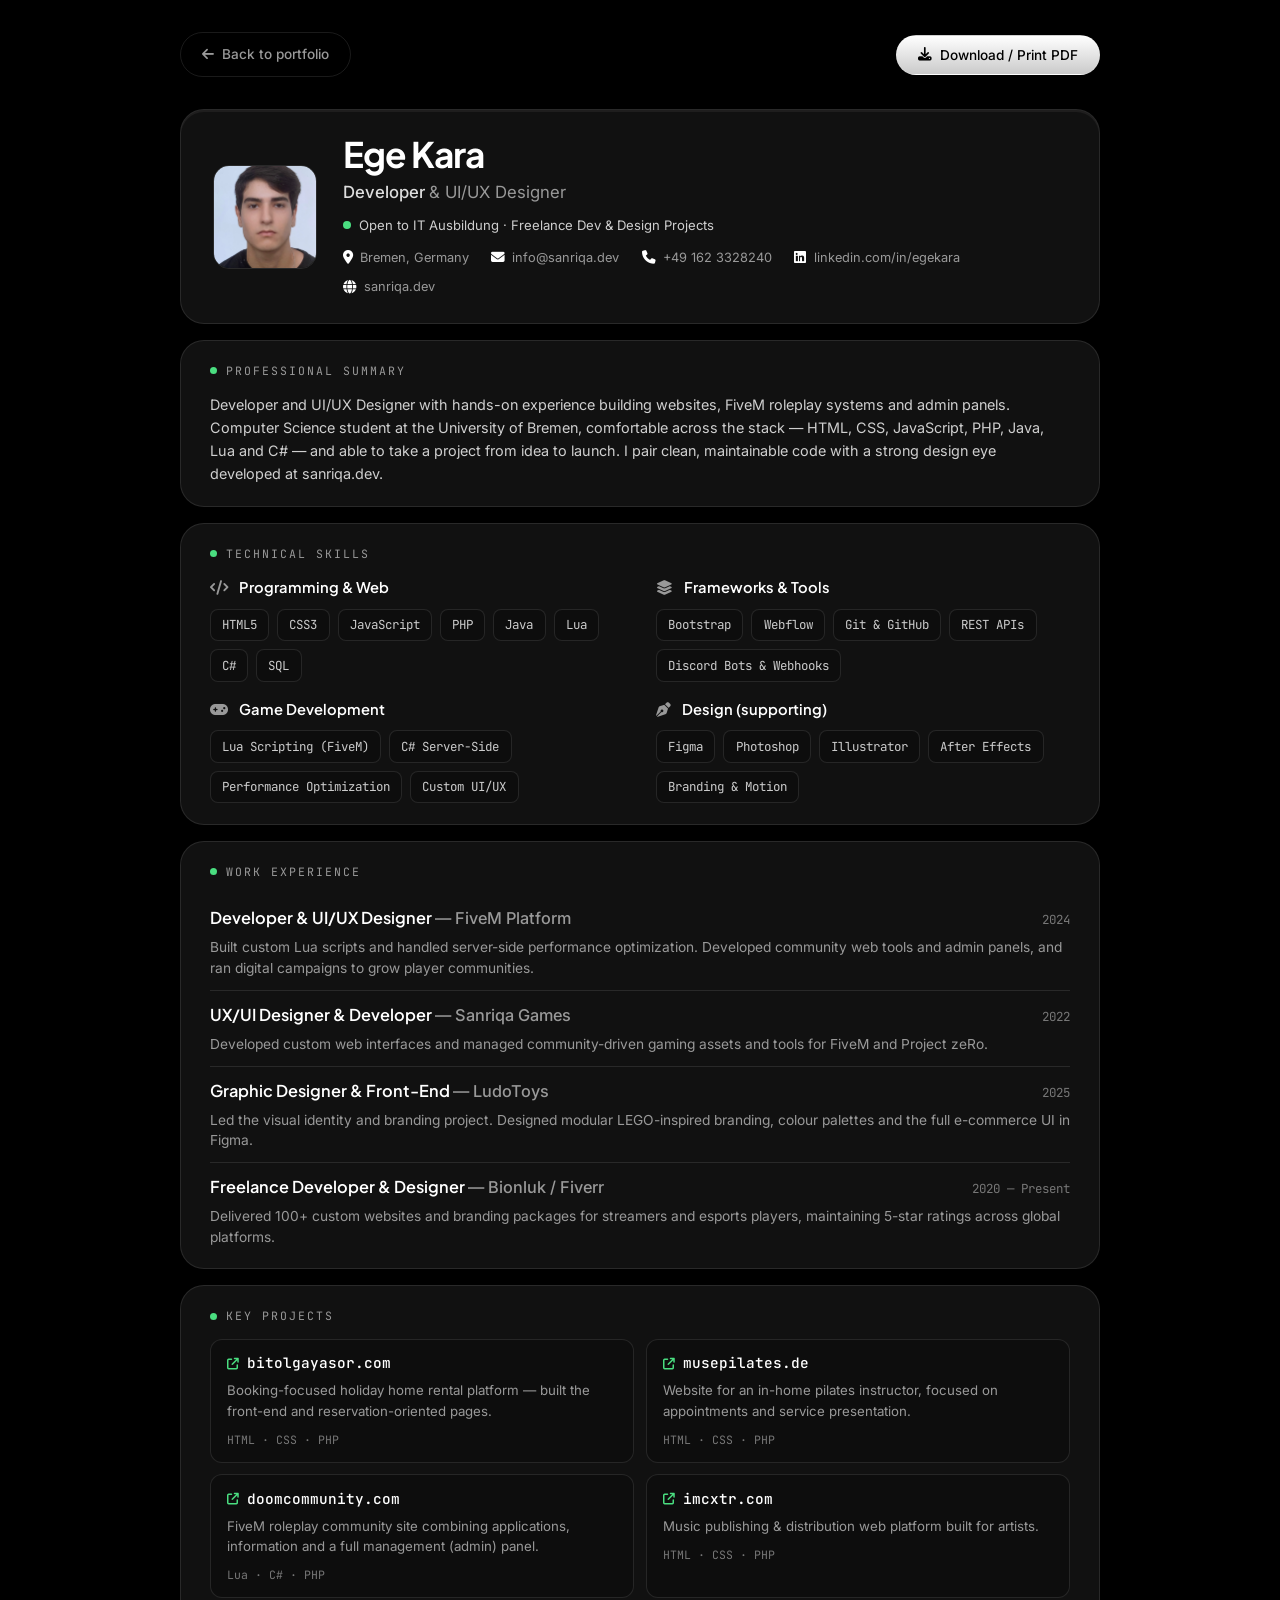
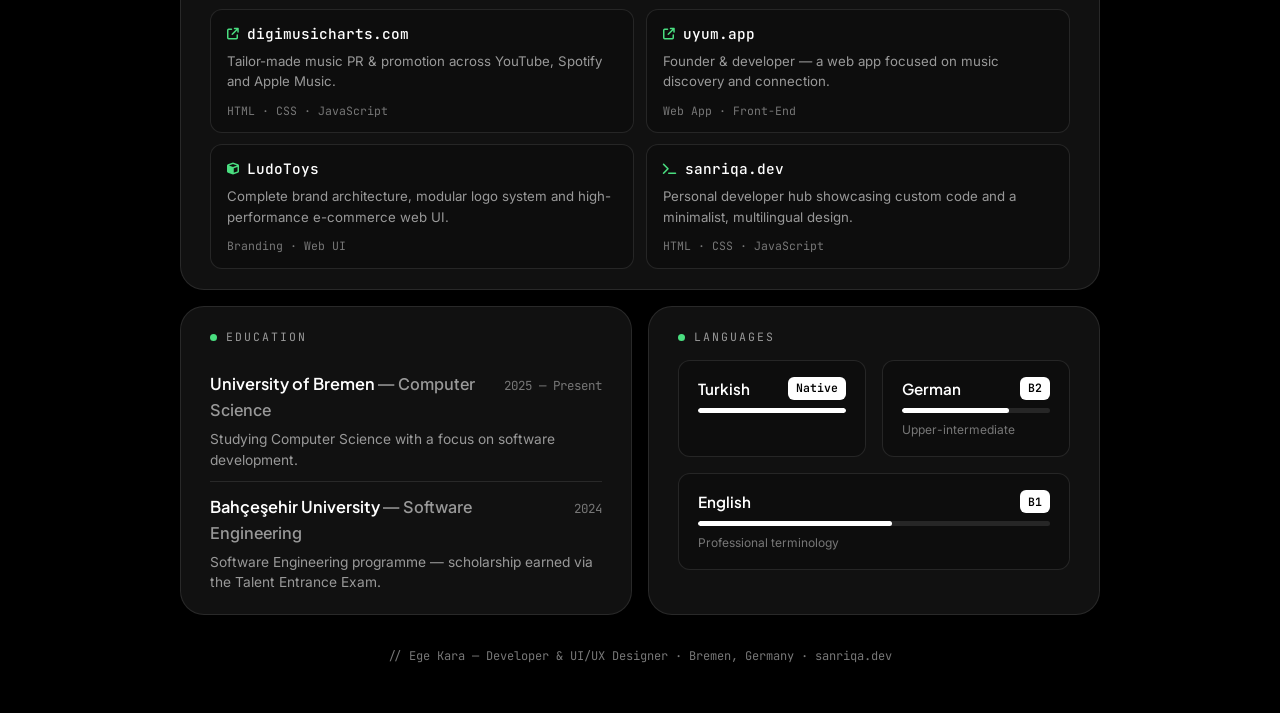
<file: cv.html>
<!DOCTYPE html>
<html lang="en">

<head>
    <meta charset="UTF-8">
    <meta name="viewport" content="width=device-width, initial-scale=1.0">
    <title>Ege Kara — Developer & UI/UX Designer  | CV</title>
    <link rel="icon" href="new-logo.png" type="image/png">
    <link rel="stylesheet" href="https://cdnjs.cloudflare.com/ajax/libs/font-awesome/6.5.1/css/all.min.css">
    <link rel="preconnect" href="https://fonts.googleapis.com">
    <link rel="preconnect" href="https://fonts.gstatic.com" crossorigin>
    <link
        href="https://fonts.googleapis.com/css2?family=Inter:wght@300;400;500;600&family=JetBrains+Mono:wght@400;500&family=Plus+Jakarta+Sans:wght@500;600;700&display=swap"
        rel="stylesheet">

    <style>
        * {
            margin: 0;
            padding: 0;
            box-sizing: border-box;
            font-family: 'Inter', sans-serif;
        }

        :root {
            --bg: #000;
            --card: rgb(17, 17, 17);
            --card-soft: rgb(13, 13, 13);
            --border: rgba(255, 255, 255, 0.1);
            --muted: #999;
            --muted-2: #777;
            --accent: #4ade80;
            --mono: 'JetBrains Mono', monospace;
            --display: 'Plus Jakarta Sans', sans-serif;
        }

        html {
            background: #000;
            scroll-behavior: smooth;
        }

        body {
            background: #000;
            color: #fff;
            line-height: 1.55;
            padding: 2rem 1.5rem 3rem;
            -webkit-font-smoothing: antialiased;
        }

        .page {
            max-width: 920px;
            margin: 0 auto;
        }

        /* --- TOOLBAR --- */
        .toolbar {
            max-width: 920px;
            margin: 0 auto 2rem;
            display: flex;
            justify-content: space-between;
            align-items: center;
            gap: 1rem;
            flex-wrap: wrap;
        }

        .toolbar a,
        .toolbar button {
            display: inline-flex;
            align-items: center;
            gap: 0.5rem;
            padding: 0.7rem 1.3rem;
            border-radius: 100px;
            font-size: 0.85rem;
            font-weight: 500;
            cursor: pointer;
            text-decoration: none;
            transition: all 0.3s;
            border: 1px solid var(--border);
        }

        .btn-back {
            background: transparent;
            color: var(--muted);
        }

        .btn-back:hover {
            color: #fff;
            border-color: #fff;
        }

        .btn-print {
            background: linear-gradient(180deg, rgb(255, 255, 255) 0%, rgb(170, 170, 170) 160%);
            color: #000;
            border: none;
        }

        .btn-print:hover {
            transform: scale(1.03);
        }

        /* --- HEADER --- */
        .cv-header {
            display: flex;
            gap: 1.6rem;
            align-items: center;
            background: var(--card);
            border: 1px solid var(--border);
            border-radius: 1.5rem;
            padding: 1.6rem 2rem;
            box-shadow: rgba(0, 0, 0, 0.4) 16px 24px 20px 8px, rgba(184, 180, 180, 0.08) 0px 2px 0px 0px inset;
            margin-bottom: 1rem;
        }

        .cv-photo {
            width: 104px;
            height: 104px;
            border-radius: 1rem;
            object-fit: cover;
            flex-shrink: 0;
            border: 1px solid var(--border);
        }

        .cv-headtext {
            flex: 1;
            min-width: 0;
        }

        .cv-name {
            font-family: var(--display);
            font-size: 2.2rem;
            font-weight: 700;
            letter-spacing: -1px;
            line-height: 1.05;
            margin-bottom: 0.35rem;
        }

        .cv-role {
            color: #ddd;
            font-size: 1.05rem;
            font-weight: 500;
            margin-bottom: 0.4rem;
        }

        .cv-role span {
            color: var(--muted);
            font-weight: 400;
        }

        .cv-status {
            display: inline-flex;
            align-items: center;
            gap: 8px;
            font-size: 0.82rem;
            color: #cfcfcf;
            margin-bottom: 0.8rem;
        }

        .cv-status .dot {
            width: 8px;
            height: 8px;
            border-radius: 50%;
            background: var(--accent);
            box-shadow: 0 0 0 0 rgba(74, 222, 128, 0.6);
            animation: pulse 2s infinite;
        }

        @keyframes pulse {
            70% {
                box-shadow: 0 0 0 6px rgba(74, 222, 128, 0);
            }

            100% {
                box-shadow: 0 0 0 0 rgba(74, 222, 128, 0);
            }
        }

        .cv-contact {
            display: flex;
            flex-wrap: wrap;
            gap: 0.6rem 1.4rem;
            font-family: var(--mono);
            font-size: 0.8rem;
        }

        .cv-contact a,
        .cv-contact span {
            color: var(--muted);
            text-decoration: none;
            display: inline-flex;
            align-items: center;
            gap: 0.45rem;
            transition: color 0.3s;
        }

        .cv-contact a:hover {
            color: #fff;
        }

        .cv-contact i {
            color: #fff;
            font-size: 0.85rem;
        }

        /* --- SECTIONS --- */
        .cv-section {
            background: var(--card);
            border: 1px solid var(--border);
            border-radius: 1.5rem;
            padding: 1.3rem 1.8rem;
            margin-bottom: 1rem;
        }

        .sec-tag {
            font-family: var(--mono);
            font-size: 0.72rem;
            letter-spacing: 2px;
            color: var(--muted);
            text-transform: uppercase;
            margin-bottom: 0.85rem;
            display: flex;
            align-items: center;
            gap: 0.6rem;
        }

        .sec-tag::before {
            content: "";
            width: 7px;
            height: 7px;
            border-radius: 50%;
            background: var(--accent);
        }

        .summary {
            color: #cfcfcf;
            font-size: 0.9rem;
            line-height: 1.6;
        }

        /* --- SKILLS --- */
        .skills-grid {
            display: grid;
            grid-template-columns: 1fr 1fr;
            gap: 1rem 2rem;
        }

        .skill-group h4 {
            font-family: var(--display);
            font-size: 0.92rem;
            font-weight: 600;
            margin-bottom: 0.6rem;
            color: #fff;
        }

        .skill-group h4 i {
            color: var(--muted);
            margin-right: 0.5rem;
        }

        .chips {
            display: flex;
            flex-wrap: wrap;
            gap: 0.5rem;
        }

        .chip {
            font-family: var(--mono);
            font-size: 0.78rem;
            color: #ccc;
            border: 1px solid var(--border);
            background: var(--card-soft);
            border-radius: 8px;
            padding: 0.35rem 0.7rem;
        }

        /* --- EXPERIENCE / EDUCATION --- */
        .entry {
            padding: 0.7rem 0;
            border-bottom: 1px solid var(--border);
        }

        .entry:last-child {
            border-bottom: none;
            padding-bottom: 0;
        }

        .entry:first-of-type {
            padding-top: 0;
        }

        .entry-head {
            display: flex;
            justify-content: space-between;
            align-items: baseline;
            gap: 1rem;
            margin-bottom: 0.35rem;
        }

        .entry-title {
            font-family: var(--display);
            font-size: 1.02rem;
            font-weight: 600;
            color: #fff;
        }

        .entry-title .at {
            color: var(--muted);
            font-weight: 500;
        }

        .entry-date {
            font-family: var(--mono);
            font-size: 0.78rem;
            color: var(--muted-2);
            white-space: nowrap;
        }

        .entry-desc {
            color: var(--muted);
            font-size: 0.86rem;
            line-height: 1.5;
        }

        /* --- PROJECTS --- */
        .projects {
            display: grid;
            grid-template-columns: 1fr 1fr;
            gap: 0.7rem;
        }

        .proj {
            border: 1px solid var(--border);
            background: var(--card-soft);
            border-radius: 12px;
            padding: 0.8rem 1rem;
        }

        .proj-name {
            font-family: var(--mono);
            font-size: 0.9rem;
            color: #fff;
            font-weight: 500;
            margin-bottom: 0.35rem;
            display: flex;
            align-items: center;
            gap: 0.5rem;
        }

        .proj-name i {
            color: var(--accent);
            font-size: 0.75rem;
        }

        .proj-desc {
            color: var(--muted);
            font-size: 0.83rem;
            line-height: 1.55;
        }

        .proj-stack {
            margin-top: 0.6rem;
            font-family: var(--mono);
            font-size: 0.72rem;
            color: var(--muted-2);
        }

        /* --- LANGUAGES --- */
        .langs {
            display: flex;
            flex-wrap: wrap;
            gap: 1rem;
        }

        .lang {
            flex: 1;
            min-width: 180px;
            border: 1px solid var(--border);
            background: var(--card-soft);
            border-radius: 12px;
            padding: 1rem 1.2rem;
        }

        .lang-name {
            font-family: var(--display);
            font-weight: 600;
            font-size: 0.95rem;
            margin-bottom: 0.5rem;
            display: flex;
            justify-content: space-between;
            align-items: center;
        }

        .lang-level {
            font-family: var(--mono);
            font-size: 0.72rem;
            color: #000;
            background: #fff;
            padding: 0.15rem 0.5rem;
            border-radius: 6px;
        }

        .lang-bar {
            height: 5px;
            border-radius: 4px;
            background: rgba(255, 255, 255, 0.1);
            overflow: hidden;
        }

        .lang-bar span {
            display: block;
            height: 100%;
            background: #fff;
            border-radius: 4px;
        }

        .lang-sub {
            font-size: 0.75rem;
            color: var(--muted-2);
            margin-top: 0.5rem;
        }

        footer {
            text-align: center;
            color: var(--muted-2);
            font-family: var(--mono);
            font-size: 0.75rem;
            margin-top: 2rem;
        }

        /* Education + Languages side by side to save vertical space */
        .cv-cols {
            display: grid;
            grid-template-columns: 1fr 1fr;
            gap: 1rem;
            align-items: start;
        }

        .cv-cols .cv-section {
            margin-bottom: 0;
            height: 100%;
        }

        /* --- RESPONSIVE --- */
        @media (max-width: 680px) {

            .skills-grid,
            .projects,
            .cv-cols {
                grid-template-columns: 1fr;
            }

            .cv-cols .cv-section {
                margin-bottom: 1rem;
            }

            .cv-header {
                flex-direction: column;
                text-align: center;
                align-items: center;
            }

            .cv-contact {
                justify-content: center;
            }

            .cv-name {
                font-size: 2.1rem;
            }
        }

        /* --- PRINT: fit everything on one A4 page --- */
        @media print {
            @page {
                size: A4;
                margin: 8mm;
            }

            /* Shrinking the root font-size scales every rem-based value proportionally.
               This single value is the knob: lower it if content ever spills to a 2nd page. */
            html {
                font-size: 9.5px;
                background: #000 !important;
            }

            body {
                background: #000 !important;
                -webkit-print-color-adjust: exact;
                print-color-adjust: exact;
                padding: 0;
                line-height: 1.38;
            }

            .toolbar {
                display: none !important;
            }

            .page {
                max-width: 100%;
            }

            .cv-section,
            .cv-header {
                box-shadow: none !important;
                break-inside: avoid;
                margin-bottom: 0.5rem;
                padding: 1.05rem 1.5rem;
            }

            .cv-header {
                margin-bottom: 0.5rem;
            }

            .cv-photo {
                width: 84px;
                height: 84px;
            }

            .summary {
                line-height: 1.45;
            }

            .entry {
                padding: 0.45rem 0;
            }

            .projects {
                gap: 0.5rem;
            }

            .cv-cols {
                gap: 0.5rem;
            }

            .cv-cols .cv-section {
                margin-bottom: 0;
            }

            .langs .lang-bar {
                height: 4px;
            }

            footer {
                margin-top: 0.4rem;
            }
        }
    </style>
</head>

<body>

    <div class="toolbar">
        <a href="index.html" class="btn-back"><i class="fa-solid fa-arrow-left"></i> Back to portfolio</a>
        <button class="btn-print" onclick="window.print()"><i class="fa-solid fa-download"></i> Download / Print
            PDF</button>
    </div>

    <div class="page">

        <!-- HEADER -->
        <header class="cv-header">
            <img src="cvvesika.jpeg" alt="Ege Kara" class="cv-photo">
            <div class="cv-headtext">
                <h1 class="cv-name">Ege Kara</h1>
                <div class="cv-role">Developer <span>&amp; UI/UX Designer</span></div>
                <div class="cv-status"><span class="dot"></span> Open to IT Ausbildung · Freelance Dev &amp; Design Projects</div>
                <div class="cv-contact">
                    <span><i class="fa-solid fa-location-dot"></i> Bremen, Germany</span>
                    <a href="mailto:info@sanriqa.dev"><i class="fa-solid fa-envelope"></i> info@sanriqa.dev</a>
                    <a href="tel:+491623328240"><i class="fa-solid fa-phone"></i> +49 162 3328240</a>
                    <a href="https://www.linkedin.com/in/egekara/" target="_blank"><i
                            class="fa-brands fa-linkedin"></i> linkedin.com/in/egekara</a>
                    <a href="https://sanriqa.dev" target="_blank"><i class="fa-solid fa-globe"></i> sanriqa.dev</a>
                </div>
            </div>
        </header>

        <!-- SUMMARY -->
        <section class="cv-section">
            <div class="sec-tag">Professional Summary</div>
            <p class="summary">
                Developer and UI/UX Designer with hands-on experience building websites, FiveM roleplay systems
                and admin panels. Computer Science student at the University of Bremen, comfortable across the stack —
                HTML, CSS, JavaScript, PHP, Java, Lua and C# — and able to take a project from idea to launch. I pair
                clean, maintainable code with a strong design eye developed at sanriqa.dev.
            </p>
        </section>

        <!-- SKILLS -->
        <section class="cv-section">
            <div class="sec-tag">Technical Skills</div>
            <div class="skills-grid">
                <div class="skill-group">
                    <h4><i class="fa-solid fa-code"></i> Programming &amp; Web</h4>
                    <div class="chips">
                        <span class="chip">HTML5</span>
                        <span class="chip">CSS3</span>
                        <span class="chip">JavaScript</span>
                        <span class="chip">PHP</span>
                        <span class="chip">Java</span>
                        <span class="chip">Lua</span>
                        <span class="chip">C#</span>
                        <span class="chip">SQL</span>
                    </div>
                </div>
                <div class="skill-group">
                    <h4><i class="fa-solid fa-layer-group"></i> Frameworks &amp; Tools</h4>
                    <div class="chips">
                        <span class="chip">Bootstrap</span>
                        <span class="chip">Webflow</span>
                        <span class="chip">Git &amp; GitHub</span>
                        <span class="chip">REST APIs</span>
                        <span class="chip">Discord Bots &amp; Webhooks</span>
                    </div>
                </div>
                <div class="skill-group">
                    <h4><i class="fa-solid fa-gamepad"></i> Game Development</h4>
                    <div class="chips">
                        <span class="chip">Lua Scripting (FiveM)</span>
                        <span class="chip">C# Server-Side</span>
                        <span class="chip">Performance Optimization</span>
                        <span class="chip">Custom UI/UX</span>
                    </div>
                </div>
                <div class="skill-group">
                    <h4><i class="fa-solid fa-pen-nib"></i> Design (supporting)</h4>
                    <div class="chips">
                        <span class="chip">Figma</span>
                        <span class="chip">Photoshop</span>
                        <span class="chip">Illustrator</span>
                        <span class="chip">After Effects</span>
                        <span class="chip">Branding &amp; Motion</span>
                    </div>
                </div>
            </div>
        </section>

        <!-- EXPERIENCE -->
        <section class="cv-section">
            <div class="sec-tag">Work Experience</div>

            <div class="entry">
                <div class="entry-head">
                    <div class="entry-title">Developer &amp; UI/UX Designer <span class="at">— FiveM Platform</span>
                    </div>
                    <div class="entry-date">2024</div>
                </div>
                <p class="entry-desc">
                    Built custom Lua scripts and handled server-side performance optimization. Developed community web
                    tools and admin panels, and ran digital campaigns to grow player communities.
                </p>
            </div>

            <div class="entry">
                <div class="entry-head">
                    <div class="entry-title">UX/UI Designer &amp; Developer <span class="at">— Sanriqa Games</span>
                    </div>
                    <div class="entry-date">2022</div>
                </div>
                <p class="entry-desc">
                    Developed custom web interfaces and managed community-driven gaming assets and tools for FiveM and
                    Project zeRo.
                </p>
            </div>

            <div class="entry">
                <div class="entry-head">
                    <div class="entry-title">Graphic Designer &amp; Front-End <span class="at">— LudoToys</span></div>
                    <div class="entry-date">2025</div>
                </div>
                <p class="entry-desc">
                    Led the visual identity and branding project. Designed modular LEGO-inspired branding, colour
                    palettes and the full e-commerce UI in Figma.
                </p>
            </div>

            <div class="entry">
                <div class="entry-head">
                    <div class="entry-title">Freelance Developer &amp; Designer <span class="at">— Bionluk /
                            Fiverr</span></div>
                    <div class="entry-date">2020 — Present</div>
                </div>
                <p class="entry-desc">
                    Delivered 100+ custom websites and branding packages for streamers and esports players, maintaining
                    5-star ratings across global platforms.
                </p>
            </div>
        </section>

        <!-- PROJECTS -->
        <section class="cv-section">
            <div class="sec-tag">Key Projects</div>
            <div class="projects">
                <div class="proj">
                    <div class="proj-name"><i class="fa-solid fa-arrow-up-right-from-square"></i> bitolgayasor.com</div>
                    <div class="proj-desc">Booking-focused holiday home rental platform — built the front-end and
                        reservation-oriented pages.</div>
                    <div class="proj-stack">HTML · CSS · PHP</div>
                </div>
                <div class="proj">
                    <div class="proj-name"><i class="fa-solid fa-arrow-up-right-from-square"></i> musepilates.de</div>
                    <div class="proj-desc">Website for an in-home pilates instructor, focused on appointments and
                        service presentation.</div>
                    <div class="proj-stack">HTML · CSS · PHP</div>
                </div>
                <div class="proj">
                    <div class="proj-name"><i class="fa-solid fa-arrow-up-right-from-square"></i> doomcommunity.com</div>
                    <div class="proj-desc">FiveM roleplay community site combining applications, information and a full
                        management (admin) panel.</div>
                    <div class="proj-stack">Lua · C# · PHP</div>
                </div>
                <div class="proj">
                    <div class="proj-name"><i class="fa-solid fa-arrow-up-right-from-square"></i> imcxtr.com</div>
                    <div class="proj-desc">Music publishing &amp; distribution web platform built for artists.</div>
                    <div class="proj-stack">HTML · CSS · PHP</div>
                </div>
                <div class="proj">
                    <div class="proj-name"><i class="fa-solid fa-arrow-up-right-from-square"></i> digimusicharts.com
                    </div>
                    <div class="proj-desc">Tailor-made music PR &amp; promotion across YouTube, Spotify and Apple Music.
                    </div>
                    <div class="proj-stack">HTML · CSS · JavaScript</div>
                </div>
                <div class="proj">
                    <div class="proj-name"><i class="fa-solid fa-arrow-up-right-from-square"></i> uyum.app</div>
                    <div class="proj-desc">Founder &amp; developer — a web app focused on music discovery and
                        connection.</div>
                    <div class="proj-stack">Web App · Front-End</div>
                </div>
                <div class="proj">
                    <div class="proj-name"><i class="fa-solid fa-cube"></i> LudoToys</div>
                    <div class="proj-desc">Complete brand architecture, modular logo system and high-performance
                        e-commerce web UI.</div>
                    <div class="proj-stack">Branding · Web UI</div>
                </div>
                <div class="proj">
                    <div class="proj-name"><i class="fa-solid fa-terminal"></i> sanriqa.dev</div>
                    <div class="proj-desc">Personal developer hub showcasing custom code and a minimalist, multilingual
                        design.</div>
                    <div class="proj-stack">HTML · CSS · JavaScript</div>
                </div>
            </div>
        </section>

        <!-- EDUCATION + LANGUAGES (side by side to fit one page) -->
        <div class="cv-cols">
            <section class="cv-section">
                <div class="sec-tag">Education</div>

            <div class="entry">
                <div class="entry-head">
                    <div class="entry-title">University of Bremen <span class="at">— Computer Science</span></div>
                    <div class="entry-date">2025 — Present</div>
                </div>
                <p class="entry-desc">Studying Computer Science with a focus on software development.</p>
            </div>

            <div class="entry">
                <div class="entry-head">
                    <div class="entry-title">Bahçeşehir University <span class="at">— Software Engineering</span></div>
                    <div class="entry-date">2024</div>
                </div>
                <p class="entry-desc">Software Engineering programme — scholarship earned via the Talent Entrance Exam.
                </p>
            </div>
        </section>

        <!-- LANGUAGES -->
        <section class="cv-section">
            <div class="sec-tag">Languages</div>
            <div class="langs">
                <div class="lang">
                    <div class="lang-name">Turkish <span class="lang-level">Native</span></div>
                    <div class="lang-bar"><span style="width:100%"></span></div>
                </div>
                <div class="lang">
                    <div class="lang-name">German <span class="lang-level">B2</span></div>
                    <div class="lang-bar"><span style="width:72%"></span></div>
                    <div class="lang-sub">Upper-intermediate</div>
                </div>
                <div class="lang">
                    <div class="lang-name">English <span class="lang-level">B1</span></div>
                    <div class="lang-bar"><span style="width:55%"></span></div>
                    <div class="lang-sub">Professional terminology</div>
                </div>
            </div>
            </section>
        </div>

        <footer>// Ege Kara — Developer &amp; UI/UX Designer · Bremen, Germany · sanriqa.dev</footer>

    </div>

</body>

</html>
</file>
